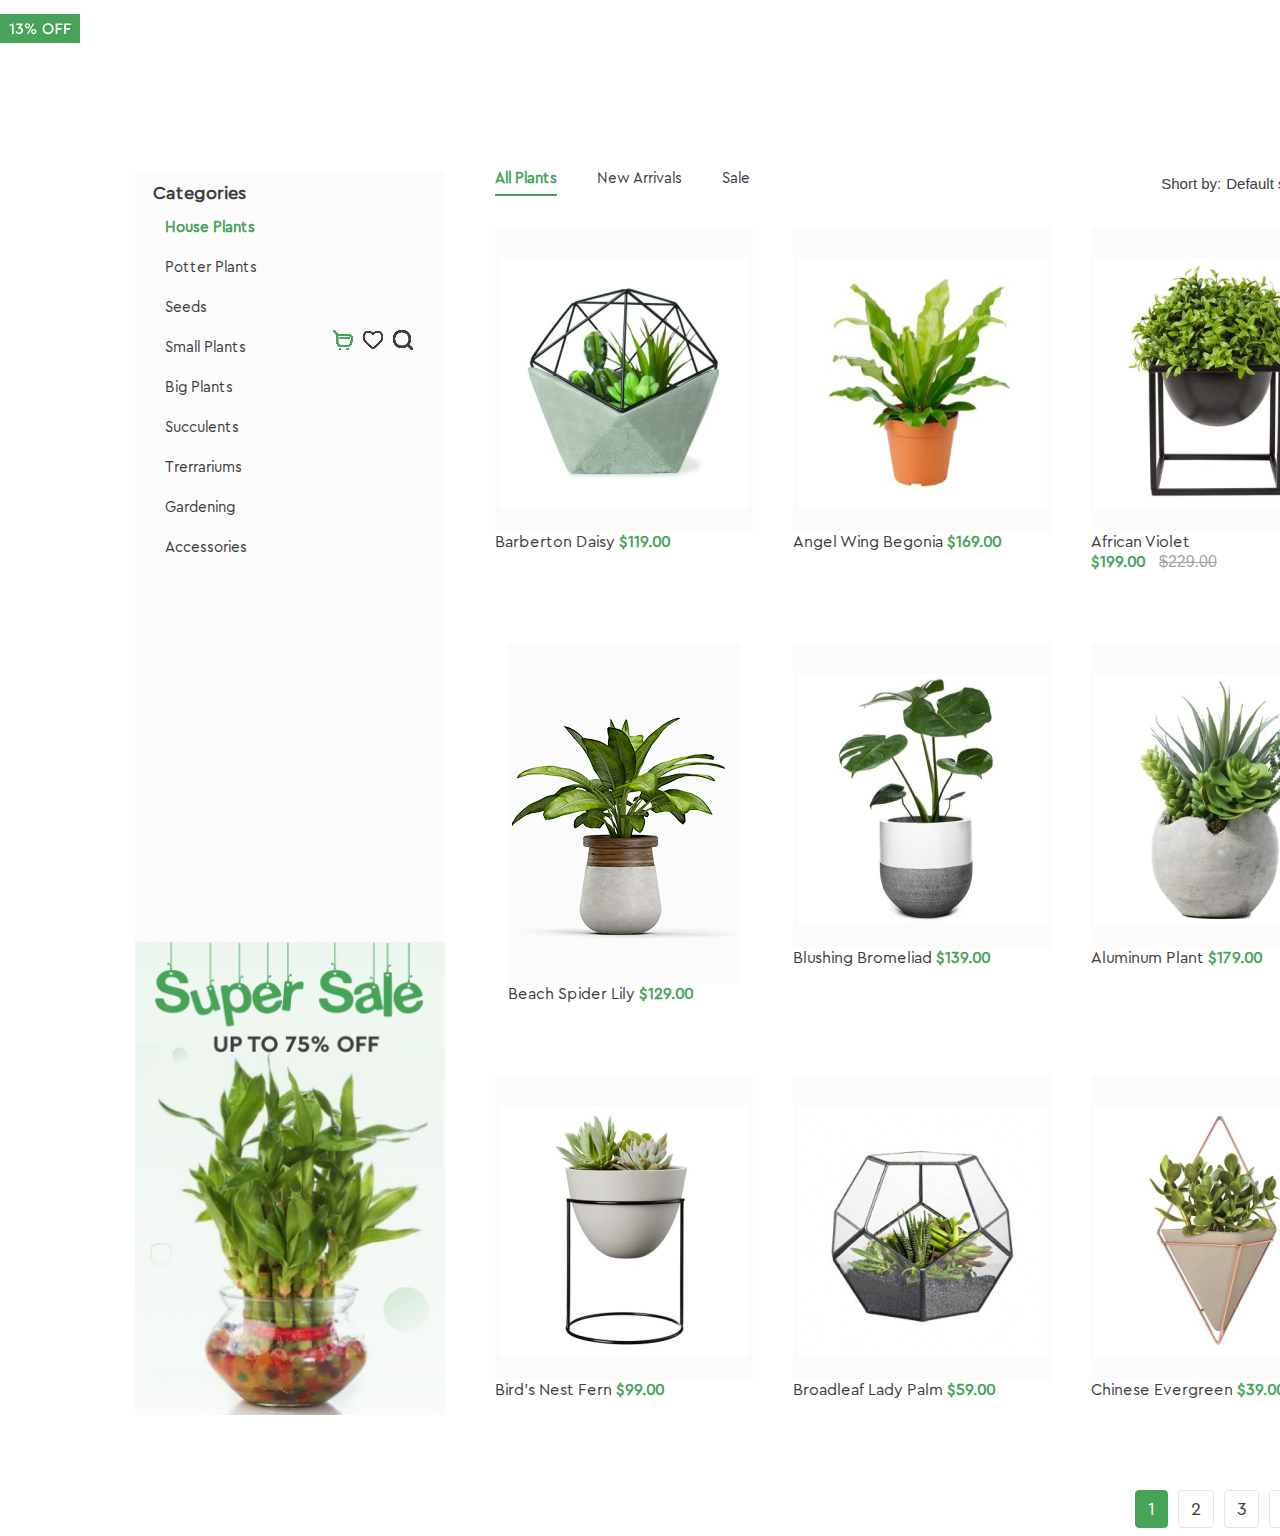
<file: index.html>
<!DOCTYPE html>
<html lang="en">
<head>
    <meta charset="UTF-8">
    <meta name="viewport" content="width=device-width, initial-scale=1.0">
    <title>Position</title>
    <link rel="stylesheet" href="css/stylepos.css">
</head>
<body>
    <div class="container">
        <div class="leftSide">
            <div class="categories">
                <h3 class="categoriesHeading">Categories</h3>
                <ul class="categoriesList">
                    <li class="categoriesListItem categoriesListItemActive">House Plants</li>
                    <li class="categoriesListItem">Potter Plants</li>
                    <li class="categoriesListItem">Seeds</li>
                    <li class="categoriesListItem">Small Plants</li>
                    <li class="categoriesListItem">Big Plants</li>
                    <li class="categoriesListItem">Succulents</li>
                    <li class="categoriesListItem">Trerrariums</li>
                    <li class="categoriesListItem">Gardening</li>
                    <li class="categoriesListItem">Accessories</li>
                </ul>
            </div>
            <img src="./imgs/Super Sale Banner.png" alt="SuperSaleBaner" width="310px">
        </div>
        <div class="rightSide">
            <div class="rsHeader">
                <ul class="tabs">
                    <li class="tabsItem tabsItemActive">All Plants</li>
                    <li class="tabsItem">New Arrivals</li>
                    <li class="tabsItem">Sale</li>
                </ul>
                <div class="sorting">
                    <span>Short by:</span>
                    <span>Default sorting</span>
                    <button>
                        <svg xmlns="http://www.w3.org/2000/svg" width="11" height="7" viewBox="0 0 11 7" fill="none">
                            <path d="M10.0833 0.75L5.41667 5.41667L0.75 0.75" stroke="#3D3D3D" stroke-width="1.5" stroke-linecap="round" stroke-linejoin="round"/>
                        </svg>
                    </button>
                </div>
            </div>
            <div class="rsMain">
                <ul class="flowers__grid">
                    <li class="card">
                        <div class="card-cont">
                            <a href="#" class="flower__card-link">
                                <div class="cardimg"><img src="imgs/image 1.png" alt="Plant 1"></div>                                
                            </a>                              
                                <h4 class="card-name">Barberton Daisy</h4>
                                <p class="card-price">$119.00</p>  
                            <div class="card-icons">
                                <svg width="20" height="20" viewBox="0 0 20 20" fill="none" xmlns="http://www.w3.org/2000/svg">
                                <g clip-path="url(#clip0_2_1949)">
                                <path d="M14.294 16.8745H8.24077C5.65655 16.8745 3.55412 14.7721 3.55412 12.1879V7.38405C3.55412 4.98175 2.35676 2.75813 0.351225 1.4358C-0.00894369 1.19834 -0.108379 0.713895 0.129078 0.353726C0.366535 -0.00648163 0.850939 -0.105956 1.21119 0.131579C2.35606 0.886442 3.28487 1.88204 3.94905 3.02832C4.09258 3.18911 5.24995 4.41584 7.14726 4.41584H16.142C18.596 4.36995 20.5168 6.83267 19.8752 9.20138L18.8397 13.3284C18.3159 15.4163 16.4466 16.8745 14.294 16.8745ZM4.91926 5.53677C5.04912 6.1367 5.11634 6.7553 5.11634 7.38405V12.1879C5.11634 13.9107 6.51796 15.3123 8.24077 15.3123H14.294C15.7291 15.3123 16.9752 14.3401 17.3245 12.9482L18.3599 8.82121C18.7412 7.41373 17.5997 5.95084 16.142 5.97806H7.14722C6.28913 5.97806 5.54224 5.79305 4.91926 5.53677ZM7.85021 19.0226C7.85021 18.4833 7.41307 18.0462 6.87383 18.0462C5.57828 18.0978 5.57942 19.9479 6.87383 19.999C7.41307 19.999 7.85021 19.5618 7.85021 19.0226ZM15.6222 19.0226C15.6222 18.4833 15.1851 18.0462 14.6459 18.0462C13.3503 18.0978 13.3514 19.9479 14.6459 19.999C15.1851 19.999 15.6222 19.5618 15.6222 19.0226ZM16.9231 8.32138C16.9231 7.88998 16.5734 7.54027 16.142 7.54027H7.45966C6.42329 7.58152 6.42407 9.0616 7.45966 9.10249H16.142C16.5734 9.10249 16.9231 8.75279 16.9231 8.32138Z" fill="#46A358"/>
                                </g>
                                <defs>
                                <clipPath id="clip0_2_1949">
                                <rect width="20" height="20" fill="white"/>
                                </clipPath>
                                </defs>
                                </svg>
                                <svg width="20" height="20" viewBox="0 0 20 20" fill="none" xmlns="http://www.w3.org/2000/svg">
                                <path d="M10 18.8873C9.71527 18.8873 9.44077 18.7842 9.22684 18.5968C8.41888 17.8903 7.63992 17.2264 6.95267 16.6408L6.94916 16.6377C4.93423 14.9207 3.19427 13.4378 1.98364 11.9771C0.630341 10.3441 0 8.79578 0 7.10434C0 5.46097 0.563507 3.94485 1.58661 2.83508C2.62192 1.71219 4.04251 1.09375 5.58716 1.09375C6.74164 1.09375 7.79892 1.45874 8.72955 2.1785C9.19922 2.54181 9.62494 2.98645 10 3.5051C10.3752 2.98645 10.8008 2.54181 11.2706 2.1785C12.2012 1.45874 13.2585 1.09375 14.413 1.09375C15.9575 1.09375 17.3782 1.71219 18.4135 2.83508C19.4366 3.94485 20 5.46097 20 7.10434C20 8.79578 19.3698 10.3441 18.0165 11.9769C16.8059 13.4378 15.0661 14.9205 13.0515 16.6374C12.363 17.224 11.5828 17.8889 10.773 18.5971C10.5592 18.7842 10.2846 18.8873 10 18.8873ZM5.58716 2.26532C4.37363 2.26532 3.25882 2.74963 2.44781 3.62915C1.62476 4.52194 1.17142 5.75607 1.17142 7.10434C1.17142 8.52692 1.70013 9.79919 2.88559 11.2296C4.03137 12.6122 5.73563 14.0645 7.70889 15.7462L7.71255 15.7492C8.4024 16.3371 9.18442 17.0036 9.99832 17.7153C10.8171 17.0023 11.6003 16.3347 12.2916 15.7458C14.2647 14.0642 15.9688 12.6122 17.1146 11.2296C18.2999 9.79919 18.8286 8.52692 18.8286 7.10434C18.8286 5.75607 18.3752 4.52194 17.5522 3.62915C16.7413 2.74963 15.6264 2.26532 14.413 2.26532C13.524 2.26532 12.7078 2.54791 11.9872 3.10516C11.3449 3.60199 10.8975 4.23004 10.6352 4.66949C10.5003 4.89548 10.2629 5.03036 10 5.03036C9.73709 5.03036 9.49966 4.89548 9.36478 4.66949C9.10263 4.23004 8.65524 3.60199 8.01285 3.10516C7.29218 2.54791 6.47598 2.26532 5.58716 2.26532Z" fill="#3D3D3D"/>
                                </svg>
                                <svg width="20" height="20" viewBox="0 0 20 20" fill="none" xmlns="http://www.w3.org/2000/svg">
                                <g clip-path="url(#clip0_2_1953)">
                                <path d="M14.5656 16.0023C10.5704 19.1859 4.98549 18.3049 2.02729 14.6536C-0.827886 11.1285 -0.64932 6.04314 2.44811 2.82458C5.64856 -0.50074 10.6802 -0.944658 14.3277 1.78316C15.6345 2.76027 16.6104 4.00337 17.246 5.50807C17.8853 7.02151 18.0795 8.59614 17.8578 10.2201C17.6368 11.8365 16.9918 13.2769 15.9423 14.6212C16.0272 14.6767 16.1178 14.7167 16.1827 14.7816C17.3365 15.9305 18.4859 17.0836 19.6397 18.2325C19.9132 18.5047 20.0493 18.8218 19.9682 19.204C19.8071 19.9644 18.9018 20.2579 18.3211 19.7359C18.0489 19.4918 17.7985 19.2227 17.54 18.9642C16.5923 18.0171 15.6451 17.0693 14.6973 16.1221C14.658 16.0847 14.6168 16.0497 14.5656 16.0023ZM15.9529 8.98636C15.9629 5.12659 12.8468 2.00605 8.97825 2.00043C5.12035 1.99481 2.00669 5.09037 1.98983 8.94765C1.97297 12.8168 5.08289 15.9461 8.96326 15.9642C12.8055 15.9823 15.9429 12.8499 15.9529 8.98636Z" fill="#3D3D3D"/>
                                </g>
                                <defs>
                                <clipPath id="clip0_2_1953">
                                <rect width="19.9913" height="20" fill="white"/>
                                </clipPath>
                                </defs>
                                </svg>
                            </div>
                        </div>
                    </li>
                    <li class="card">
                        <div class="card-cont">
                            <a href="#" class="flower__card-link">
                                <div class="cardimg"><img src="imgs/product-21-320x320 1.png" alt="Plant 2"></div>                                
                            </a>
                                <h4 class="card-name">Angel Wing Begonia</h4>
                                <p class="card-price">$169.00</p> 
                            <div class="card-icons">
                                <svg width="20" height="20" viewBox="0 0 20 20" fill="none" xmlns="http://www.w3.org/2000/svg">
                                <g clip-path="url(#clip0_2_1949)">
                                <path d="M14.294 16.8745H8.24077C5.65655 16.8745 3.55412 14.7721 3.55412 12.1879V7.38405C3.55412 4.98175 2.35676 2.75813 0.351225 1.4358C-0.00894369 1.19834 -0.108379 0.713895 0.129078 0.353726C0.366535 -0.00648163 0.850939 -0.105956 1.21119 0.131579C2.35606 0.886442 3.28487 1.88204 3.94905 3.02832C4.09258 3.18911 5.24995 4.41584 7.14726 4.41584H16.142C18.596 4.36995 20.5168 6.83267 19.8752 9.20138L18.8397 13.3284C18.3159 15.4163 16.4466 16.8745 14.294 16.8745ZM4.91926 5.53677C5.04912 6.1367 5.11634 6.7553 5.11634 7.38405V12.1879C5.11634 13.9107 6.51796 15.3123 8.24077 15.3123H14.294C15.7291 15.3123 16.9752 14.3401 17.3245 12.9482L18.3599 8.82121C18.7412 7.41373 17.5997 5.95084 16.142 5.97806H7.14722C6.28913 5.97806 5.54224 5.79305 4.91926 5.53677ZM7.85021 19.0226C7.85021 18.4833 7.41307 18.0462 6.87383 18.0462C5.57828 18.0978 5.57942 19.9479 6.87383 19.999C7.41307 19.999 7.85021 19.5618 7.85021 19.0226ZM15.6222 19.0226C15.6222 18.4833 15.1851 18.0462 14.6459 18.0462C13.3503 18.0978 13.3514 19.9479 14.6459 19.999C15.1851 19.999 15.6222 19.5618 15.6222 19.0226ZM16.9231 8.32138C16.9231 7.88998 16.5734 7.54027 16.142 7.54027H7.45966C6.42329 7.58152 6.42407 9.0616 7.45966 9.10249H16.142C16.5734 9.10249 16.9231 8.75279 16.9231 8.32138Z" fill="#46A358"/>
                                </g>
                                <defs>
                                <clipPath id="clip0_2_1949">
                                <rect width="20" height="20" fill="white"/>
                                </clipPath>
                                </defs>
                                </svg>
                                <svg width="20" height="20" viewBox="0 0 20 20" fill="none" xmlns="http://www.w3.org/2000/svg">
                                <path d="M10 18.8873C9.71527 18.8873 9.44077 18.7842 9.22684 18.5968C8.41888 17.8903 7.63992 17.2264 6.95267 16.6408L6.94916 16.6377C4.93423 14.9207 3.19427 13.4378 1.98364 11.9771C0.630341 10.3441 0 8.79578 0 7.10434C0 5.46097 0.563507 3.94485 1.58661 2.83508C2.62192 1.71219 4.04251 1.09375 5.58716 1.09375C6.74164 1.09375 7.79892 1.45874 8.72955 2.1785C9.19922 2.54181 9.62494 2.98645 10 3.5051C10.3752 2.98645 10.8008 2.54181 11.2706 2.1785C12.2012 1.45874 13.2585 1.09375 14.413 1.09375C15.9575 1.09375 17.3782 1.71219 18.4135 2.83508C19.4366 3.94485 20 5.46097 20 7.10434C20 8.79578 19.3698 10.3441 18.0165 11.9769C16.8059 13.4378 15.0661 14.9205 13.0515 16.6374C12.363 17.224 11.5828 17.8889 10.773 18.5971C10.5592 18.7842 10.2846 18.8873 10 18.8873ZM5.58716 2.26532C4.37363 2.26532 3.25882 2.74963 2.44781 3.62915C1.62476 4.52194 1.17142 5.75607 1.17142 7.10434C1.17142 8.52692 1.70013 9.79919 2.88559 11.2296C4.03137 12.6122 5.73563 14.0645 7.70889 15.7462L7.71255 15.7492C8.4024 16.3371 9.18442 17.0036 9.99832 17.7153C10.8171 17.0023 11.6003 16.3347 12.2916 15.7458C14.2647 14.0642 15.9688 12.6122 17.1146 11.2296C18.2999 9.79919 18.8286 8.52692 18.8286 7.10434C18.8286 5.75607 18.3752 4.52194 17.5522 3.62915C16.7413 2.74963 15.6264 2.26532 14.413 2.26532C13.524 2.26532 12.7078 2.54791 11.9872 3.10516C11.3449 3.60199 10.8975 4.23004 10.6352 4.66949C10.5003 4.89548 10.2629 5.03036 10 5.03036C9.73709 5.03036 9.49966 4.89548 9.36478 4.66949C9.10263 4.23004 8.65524 3.60199 8.01285 3.10516C7.29218 2.54791 6.47598 2.26532 5.58716 2.26532Z" fill="#3D3D3D"/>
                                </svg>
                                <svg width="20" height="20" viewBox="0 0 20 20" fill="none" xmlns="http://www.w3.org/2000/svg">
                                <g clip-path="url(#clip0_2_1953)">
                                <path d="M14.5656 16.0023C10.5704 19.1859 4.98549 18.3049 2.02729 14.6536C-0.827886 11.1285 -0.64932 6.04314 2.44811 2.82458C5.64856 -0.50074 10.6802 -0.944658 14.3277 1.78316C15.6345 2.76027 16.6104 4.00337 17.246 5.50807C17.8853 7.02151 18.0795 8.59614 17.8578 10.2201C17.6368 11.8365 16.9918 13.2769 15.9423 14.6212C16.0272 14.6767 16.1178 14.7167 16.1827 14.7816C17.3365 15.9305 18.4859 17.0836 19.6397 18.2325C19.9132 18.5047 20.0493 18.8218 19.9682 19.204C19.8071 19.9644 18.9018 20.2579 18.3211 19.7359C18.0489 19.4918 17.7985 19.2227 17.54 18.9642C16.5923 18.0171 15.6451 17.0693 14.6973 16.1221C14.658 16.0847 14.6168 16.0497 14.5656 16.0023ZM15.9529 8.98636C15.9629 5.12659 12.8468 2.00605 8.97825 2.00043C5.12035 1.99481 2.00669 5.09037 1.98983 8.94765C1.97297 12.8168 5.08289 15.9461 8.96326 15.9642C12.8055 15.9823 15.9429 12.8499 15.9529 8.98636Z" fill="#3D3D3D"/>
                                </g>
                                <defs>
                                <clipPath id="clip0_2_1953">
                                <rect width="19.9913" height="20" fill="white"/>
                                </clipPath>
                                </defs>
                                </svg>
                            </div>
                        </div>
                    </li>
                    <li class="card">
                        <div class="card-cont">
                            <a href="#" class="flower__card-link">
                                <div class="cardimg"><img src="imgs/image 2.png" alt="Plant 3"></div>                                
                            </a>
                                <h4 class="card-name">African Violet</h4>
                                <div class="price"><p class="card-price">$199.00</p><span class="card-span">$229.00</span></div>
                            <div class="card-icons">
                                <svg width="20" height="20" viewBox="0 0 20 20" fill="none" xmlns="http://www.w3.org/2000/svg">
                                <g clip-path="url(#clip0_2_1949)">
                                <path d="M14.294 16.8745H8.24077C5.65655 16.8745 3.55412 14.7721 3.55412 12.1879V7.38405C3.55412 4.98175 2.35676 2.75813 0.351225 1.4358C-0.00894369 1.19834 -0.108379 0.713895 0.129078 0.353726C0.366535 -0.00648163 0.850939 -0.105956 1.21119 0.131579C2.35606 0.886442 3.28487 1.88204 3.94905 3.02832C4.09258 3.18911 5.24995 4.41584 7.14726 4.41584H16.142C18.596 4.36995 20.5168 6.83267 19.8752 9.20138L18.8397 13.3284C18.3159 15.4163 16.4466 16.8745 14.294 16.8745ZM4.91926 5.53677C5.04912 6.1367 5.11634 6.7553 5.11634 7.38405V12.1879C5.11634 13.9107 6.51796 15.3123 8.24077 15.3123H14.294C15.7291 15.3123 16.9752 14.3401 17.3245 12.9482L18.3599 8.82121C18.7412 7.41373 17.5997 5.95084 16.142 5.97806H7.14722C6.28913 5.97806 5.54224 5.79305 4.91926 5.53677ZM7.85021 19.0226C7.85021 18.4833 7.41307 18.0462 6.87383 18.0462C5.57828 18.0978 5.57942 19.9479 6.87383 19.999C7.41307 19.999 7.85021 19.5618 7.85021 19.0226ZM15.6222 19.0226C15.6222 18.4833 15.1851 18.0462 14.6459 18.0462C13.3503 18.0978 13.3514 19.9479 14.6459 19.999C15.1851 19.999 15.6222 19.5618 15.6222 19.0226ZM16.9231 8.32138C16.9231 7.88998 16.5734 7.54027 16.142 7.54027H7.45966C6.42329 7.58152 6.42407 9.0616 7.45966 9.10249H16.142C16.5734 9.10249 16.9231 8.75279 16.9231 8.32138Z" fill="#46A358"/>
                                </g>
                                <defs>
                                <clipPath id="clip0_2_1949">
                                <rect width="20" height="20" fill="white"/>
                                </clipPath>
                                </defs>
                                </svg>
                                <svg width="20" height="20" viewBox="0 0 20 20" fill="none" xmlns="http://www.w3.org/2000/svg">
                                <path d="M10 18.8873C9.71527 18.8873 9.44077 18.7842 9.22684 18.5968C8.41888 17.8903 7.63992 17.2264 6.95267 16.6408L6.94916 16.6377C4.93423 14.9207 3.19427 13.4378 1.98364 11.9771C0.630341 10.3441 0 8.79578 0 7.10434C0 5.46097 0.563507 3.94485 1.58661 2.83508C2.62192 1.71219 4.04251 1.09375 5.58716 1.09375C6.74164 1.09375 7.79892 1.45874 8.72955 2.1785C9.19922 2.54181 9.62494 2.98645 10 3.5051C10.3752 2.98645 10.8008 2.54181 11.2706 2.1785C12.2012 1.45874 13.2585 1.09375 14.413 1.09375C15.9575 1.09375 17.3782 1.71219 18.4135 2.83508C19.4366 3.94485 20 5.46097 20 7.10434C20 8.79578 19.3698 10.3441 18.0165 11.9769C16.8059 13.4378 15.0661 14.9205 13.0515 16.6374C12.363 17.224 11.5828 17.8889 10.773 18.5971C10.5592 18.7842 10.2846 18.8873 10 18.8873ZM5.58716 2.26532C4.37363 2.26532 3.25882 2.74963 2.44781 3.62915C1.62476 4.52194 1.17142 5.75607 1.17142 7.10434C1.17142 8.52692 1.70013 9.79919 2.88559 11.2296C4.03137 12.6122 5.73563 14.0645 7.70889 15.7462L7.71255 15.7492C8.4024 16.3371 9.18442 17.0036 9.99832 17.7153C10.8171 17.0023 11.6003 16.3347 12.2916 15.7458C14.2647 14.0642 15.9688 12.6122 17.1146 11.2296C18.2999 9.79919 18.8286 8.52692 18.8286 7.10434C18.8286 5.75607 18.3752 4.52194 17.5522 3.62915C16.7413 2.74963 15.6264 2.26532 14.413 2.26532C13.524 2.26532 12.7078 2.54791 11.9872 3.10516C11.3449 3.60199 10.8975 4.23004 10.6352 4.66949C10.5003 4.89548 10.2629 5.03036 10 5.03036C9.73709 5.03036 9.49966 4.89548 9.36478 4.66949C9.10263 4.23004 8.65524 3.60199 8.01285 3.10516C7.29218 2.54791 6.47598 2.26532 5.58716 2.26532Z" fill="#3D3D3D"/>
                                </svg>
                                <svg width="20" height="20" viewBox="0 0 20 20" fill="none" xmlns="http://www.w3.org/2000/svg">
                                <g clip-path="url(#clip0_2_1953)">
                                <path d="M14.5656 16.0023C10.5704 19.1859 4.98549 18.3049 2.02729 14.6536C-0.827886 11.1285 -0.64932 6.04314 2.44811 2.82458C5.64856 -0.50074 10.6802 -0.944658 14.3277 1.78316C15.6345 2.76027 16.6104 4.00337 17.246 5.50807C17.8853 7.02151 18.0795 8.59614 17.8578 10.2201C17.6368 11.8365 16.9918 13.2769 15.9423 14.6212C16.0272 14.6767 16.1178 14.7167 16.1827 14.7816C17.3365 15.9305 18.4859 17.0836 19.6397 18.2325C19.9132 18.5047 20.0493 18.8218 19.9682 19.204C19.8071 19.9644 18.9018 20.2579 18.3211 19.7359C18.0489 19.4918 17.7985 19.2227 17.54 18.9642C16.5923 18.0171 15.6451 17.0693 14.6973 16.1221C14.658 16.0847 14.6168 16.0497 14.5656 16.0023ZM15.9529 8.98636C15.9629 5.12659 12.8468 2.00605 8.97825 2.00043C5.12035 1.99481 2.00669 5.09037 1.98983 8.94765C1.97297 12.8168 5.08289 15.9461 8.96326 15.9642C12.8055 15.9823 15.9429 12.8499 15.9529 8.98636Z" fill="#3D3D3D"/>
                                </g>
                                <defs>
                                <clipPath id="clip0_2_1953">
                                <rect width="19.9913" height="20" fill="white"/>
                                </clipPath>
                                </defs>
                                </svg>
                            </div>
                            <div class="card-sale">
                                <svg width="80" height="29" viewBox="0 0 80 29" fill="none" xmlns="http://www.w3.org/2000/svg">
                                <rect width="80" height="29" fill="#46A358"/>
                                <path d="M13.048 9.44L9.384 10.64L9.8 12.128L11.944 11.44V20H13.64V9.44H13.048ZM23.1384 16.608C23.1384 15.696 22.8664 14.96 22.3224 14.4C21.7784 13.84 21.1224 13.488 20.3384 13.36L22.8984 9.904V9.44H16.3224V10.992H20.2584L17.7944 14.304V14.768H18.9624C20.5144 14.768 21.3944 15.424 21.3944 16.624C21.3944 17.824 20.4984 18.624 19.2344 18.624C18.1464 18.624 17.3944 18.032 16.7544 17.056L15.5704 17.888C16.2744 19.248 17.5704 20.176 19.2824 20.176C21.3624 20.176 23.1384 18.752 23.1384 16.608ZM24.7416 11.856C24.7416 13.328 25.9416 14.464 27.4296 14.464C28.8696 14.464 30.0856 13.328 30.0856 11.856C30.0856 10.416 28.8696 9.264 27.4296 9.264C25.9416 9.264 24.7416 10.416 24.7416 11.856ZM26.8536 20H28.2616L34.3256 9.44H32.9016L26.8536 20ZM28.7576 11.856C28.7576 12.672 28.1816 13.264 27.4296 13.264C26.6456 13.264 26.1016 12.672 26.1016 11.856C26.1016 11.04 26.6616 10.448 27.4296 10.448C28.1816 10.448 28.7576 11.072 28.7576 11.856ZM31.0776 17.568C31.0776 19.008 32.2616 20.16 33.7336 20.16C35.1896 20.16 36.4056 19.008 36.4056 17.568C36.4056 16.096 35.2056 14.96 33.7336 14.96C32.2616 14.96 31.0776 16.096 31.0776 17.568ZM35.0616 17.568C35.0616 18.352 34.5016 18.96 33.7496 18.96C32.9656 18.96 32.4216 18.384 32.4216 17.568C32.4216 16.736 32.9656 16.16 33.7496 16.16C34.5016 16.16 35.0616 16.752 35.0616 17.568ZM42.5474 14.72C42.4834 17.744 45.0594 20.224 48.0834 20.176C51.0754 20.224 53.6994 17.744 53.6354 14.72C53.6994 11.696 51.0754 9.216 48.0834 9.264C45.0754 9.216 42.4994 11.696 42.5474 14.72ZM51.8914 14.704C51.8914 16.96 50.2594 18.624 48.0994 18.624C45.9074 18.624 44.3074 16.96 44.3074 14.704C44.3074 12.48 45.9074 10.816 48.0994 10.816C50.2594 10.816 51.8914 12.496 51.8914 14.704ZM55.6718 20H57.3678V15.648H61.5598V14.112H57.3678V10.96H62.4558V9.44H55.6718V20ZM64.1405 20H65.8365V15.648H70.0285V14.112H65.8365V10.96H70.9245V9.44H64.1405V20Z" fill="white"/>
                                </svg>
                            </div>
                        </div>
                    </li>
                    <li class="card">
                        <div class="card-cont">
                            <a href="#" class="flower__card-link">
                                <div class="cardimg"><img src="imgs/01 3.png" alt="Plant 4"></div>                              
                            </a>
                                <h4 class="card-name">Beach Spider Lily</h4>
                                <p class="card-price">$129.00</p>
                            <div class="card-icons">
                                <svg width="20" height="20" viewBox="0 0 20 20" fill="none" xmlns="http://www.w3.org/2000/svg">
                                <g clip-path="url(#clip0_2_1949)">
                                <path d="M14.294 16.8745H8.24077C5.65655 16.8745 3.55412 14.7721 3.55412 12.1879V7.38405C3.55412 4.98175 2.35676 2.75813 0.351225 1.4358C-0.00894369 1.19834 -0.108379 0.713895 0.129078 0.353726C0.366535 -0.00648163 0.850939 -0.105956 1.21119 0.131579C2.35606 0.886442 3.28487 1.88204 3.94905 3.02832C4.09258 3.18911 5.24995 4.41584 7.14726 4.41584H16.142C18.596 4.36995 20.5168 6.83267 19.8752 9.20138L18.8397 13.3284C18.3159 15.4163 16.4466 16.8745 14.294 16.8745ZM4.91926 5.53677C5.04912 6.1367 5.11634 6.7553 5.11634 7.38405V12.1879C5.11634 13.9107 6.51796 15.3123 8.24077 15.3123H14.294C15.7291 15.3123 16.9752 14.3401 17.3245 12.9482L18.3599 8.82121C18.7412 7.41373 17.5997 5.95084 16.142 5.97806H7.14722C6.28913 5.97806 5.54224 5.79305 4.91926 5.53677ZM7.85021 19.0226C7.85021 18.4833 7.41307 18.0462 6.87383 18.0462C5.57828 18.0978 5.57942 19.9479 6.87383 19.999C7.41307 19.999 7.85021 19.5618 7.85021 19.0226ZM15.6222 19.0226C15.6222 18.4833 15.1851 18.0462 14.6459 18.0462C13.3503 18.0978 13.3514 19.9479 14.6459 19.999C15.1851 19.999 15.6222 19.5618 15.6222 19.0226ZM16.9231 8.32138C16.9231 7.88998 16.5734 7.54027 16.142 7.54027H7.45966C6.42329 7.58152 6.42407 9.0616 7.45966 9.10249H16.142C16.5734 9.10249 16.9231 8.75279 16.9231 8.32138Z" fill="#46A358"/>
                                </g>
                                <defs>
                                <clipPath id="clip0_2_1949">
                                <rect width="20" height="20" fill="white"/>
                                </clipPath>
                                </defs>
                                </svg>
                                <svg width="20" height="20" viewBox="0 0 20 20" fill="none" xmlns="http://www.w3.org/2000/svg">
                                <path d="M10 18.8873C9.71527 18.8873 9.44077 18.7842 9.22684 18.5968C8.41888 17.8903 7.63992 17.2264 6.95267 16.6408L6.94916 16.6377C4.93423 14.9207 3.19427 13.4378 1.98364 11.9771C0.630341 10.3441 0 8.79578 0 7.10434C0 5.46097 0.563507 3.94485 1.58661 2.83508C2.62192 1.71219 4.04251 1.09375 5.58716 1.09375C6.74164 1.09375 7.79892 1.45874 8.72955 2.1785C9.19922 2.54181 9.62494 2.98645 10 3.5051C10.3752 2.98645 10.8008 2.54181 11.2706 2.1785C12.2012 1.45874 13.2585 1.09375 14.413 1.09375C15.9575 1.09375 17.3782 1.71219 18.4135 2.83508C19.4366 3.94485 20 5.46097 20 7.10434C20 8.79578 19.3698 10.3441 18.0165 11.9769C16.8059 13.4378 15.0661 14.9205 13.0515 16.6374C12.363 17.224 11.5828 17.8889 10.773 18.5971C10.5592 18.7842 10.2846 18.8873 10 18.8873ZM5.58716 2.26532C4.37363 2.26532 3.25882 2.74963 2.44781 3.62915C1.62476 4.52194 1.17142 5.75607 1.17142 7.10434C1.17142 8.52692 1.70013 9.79919 2.88559 11.2296C4.03137 12.6122 5.73563 14.0645 7.70889 15.7462L7.71255 15.7492C8.4024 16.3371 9.18442 17.0036 9.99832 17.7153C10.8171 17.0023 11.6003 16.3347 12.2916 15.7458C14.2647 14.0642 15.9688 12.6122 17.1146 11.2296C18.2999 9.79919 18.8286 8.52692 18.8286 7.10434C18.8286 5.75607 18.3752 4.52194 17.5522 3.62915C16.7413 2.74963 15.6264 2.26532 14.413 2.26532C13.524 2.26532 12.7078 2.54791 11.9872 3.10516C11.3449 3.60199 10.8975 4.23004 10.6352 4.66949C10.5003 4.89548 10.2629 5.03036 10 5.03036C9.73709 5.03036 9.49966 4.89548 9.36478 4.66949C9.10263 4.23004 8.65524 3.60199 8.01285 3.10516C7.29218 2.54791 6.47598 2.26532 5.58716 2.26532Z" fill="#3D3D3D"/>
                                </svg>
                                <svg width="20" height="20" viewBox="0 0 20 20" fill="none" xmlns="http://www.w3.org/2000/svg">
                                <g clip-path="url(#clip0_2_1953)">
                                <path d="M14.5656 16.0023C10.5704 19.1859 4.98549 18.3049 2.02729 14.6536C-0.827886 11.1285 -0.64932 6.04314 2.44811 2.82458C5.64856 -0.50074 10.6802 -0.944658 14.3277 1.78316C15.6345 2.76027 16.6104 4.00337 17.246 5.50807C17.8853 7.02151 18.0795 8.59614 17.8578 10.2201C17.6368 11.8365 16.9918 13.2769 15.9423 14.6212C16.0272 14.6767 16.1178 14.7167 16.1827 14.7816C17.3365 15.9305 18.4859 17.0836 19.6397 18.2325C19.9132 18.5047 20.0493 18.8218 19.9682 19.204C19.8071 19.9644 18.9018 20.2579 18.3211 19.7359C18.0489 19.4918 17.7985 19.2227 17.54 18.9642C16.5923 18.0171 15.6451 17.0693 14.6973 16.1221C14.658 16.0847 14.6168 16.0497 14.5656 16.0023ZM15.9529 8.98636C15.9629 5.12659 12.8468 2.00605 8.97825 2.00043C5.12035 1.99481 2.00669 5.09037 1.98983 8.94765C1.97297 12.8168 5.08289 15.9461 8.96326 15.9642C12.8055 15.9823 15.9429 12.8499 15.9529 8.98636Z" fill="#3D3D3D"/>
                                </g>
                                <defs>
                                <clipPath id="clip0_2_1953">
                                <rect width="19.9913" height="20" fill="white"/>
                                </clipPath>
                                </defs>
                                </svg>
                            </div>
                        </div>
                    </li>
                    <li class="card">
                        <div class="card-cont">
                            <a href="#" class="flower__card-link">
                                <div class="cardimg"><img src="imgs/image 7.png" alt="Plant 5"></div>                                
                            </a>
                                <h4 class="card-name">Blushing Bromeliad</h4>
                                <p class="card-price">$139.00</p>    
                            <div class="card-icons">
                                <svg width="20" height="20" viewBox="0 0 20 20" fill="none" xmlns="http://www.w3.org/2000/svg">
                                <g clip-path="url(#clip0_2_1949)">
                                <path d="M14.294 16.8745H8.24077C5.65655 16.8745 3.55412 14.7721 3.55412 12.1879V7.38405C3.55412 4.98175 2.35676 2.75813 0.351225 1.4358C-0.00894369 1.19834 -0.108379 0.713895 0.129078 0.353726C0.366535 -0.00648163 0.850939 -0.105956 1.21119 0.131579C2.35606 0.886442 3.28487 1.88204 3.94905 3.02832C4.09258 3.18911 5.24995 4.41584 7.14726 4.41584H16.142C18.596 4.36995 20.5168 6.83267 19.8752 9.20138L18.8397 13.3284C18.3159 15.4163 16.4466 16.8745 14.294 16.8745ZM4.91926 5.53677C5.04912 6.1367 5.11634 6.7553 5.11634 7.38405V12.1879C5.11634 13.9107 6.51796 15.3123 8.24077 15.3123H14.294C15.7291 15.3123 16.9752 14.3401 17.3245 12.9482L18.3599 8.82121C18.7412 7.41373 17.5997 5.95084 16.142 5.97806H7.14722C6.28913 5.97806 5.54224 5.79305 4.91926 5.53677ZM7.85021 19.0226C7.85021 18.4833 7.41307 18.0462 6.87383 18.0462C5.57828 18.0978 5.57942 19.9479 6.87383 19.999C7.41307 19.999 7.85021 19.5618 7.85021 19.0226ZM15.6222 19.0226C15.6222 18.4833 15.1851 18.0462 14.6459 18.0462C13.3503 18.0978 13.3514 19.9479 14.6459 19.999C15.1851 19.999 15.6222 19.5618 15.6222 19.0226ZM16.9231 8.32138C16.9231 7.88998 16.5734 7.54027 16.142 7.54027H7.45966C6.42329 7.58152 6.42407 9.0616 7.45966 9.10249H16.142C16.5734 9.10249 16.9231 8.75279 16.9231 8.32138Z" fill="#46A358"/>
                                </g>
                                <defs>
                                <clipPath id="clip0_2_1949">
                                <rect width="20" height="20" fill="white"/>
                                </clipPath>
                                </defs>
                                </svg>
                                <svg width="20" height="20" viewBox="0 0 20 20" fill="none" xmlns="http://www.w3.org/2000/svg">
                                <path d="M10 18.8873C9.71527 18.8873 9.44077 18.7842 9.22684 18.5968C8.41888 17.8903 7.63992 17.2264 6.95267 16.6408L6.94916 16.6377C4.93423 14.9207 3.19427 13.4378 1.98364 11.9771C0.630341 10.3441 0 8.79578 0 7.10434C0 5.46097 0.563507 3.94485 1.58661 2.83508C2.62192 1.71219 4.04251 1.09375 5.58716 1.09375C6.74164 1.09375 7.79892 1.45874 8.72955 2.1785C9.19922 2.54181 9.62494 2.98645 10 3.5051C10.3752 2.98645 10.8008 2.54181 11.2706 2.1785C12.2012 1.45874 13.2585 1.09375 14.413 1.09375C15.9575 1.09375 17.3782 1.71219 18.4135 2.83508C19.4366 3.94485 20 5.46097 20 7.10434C20 8.79578 19.3698 10.3441 18.0165 11.9769C16.8059 13.4378 15.0661 14.9205 13.0515 16.6374C12.363 17.224 11.5828 17.8889 10.773 18.5971C10.5592 18.7842 10.2846 18.8873 10 18.8873ZM5.58716 2.26532C4.37363 2.26532 3.25882 2.74963 2.44781 3.62915C1.62476 4.52194 1.17142 5.75607 1.17142 7.10434C1.17142 8.52692 1.70013 9.79919 2.88559 11.2296C4.03137 12.6122 5.73563 14.0645 7.70889 15.7462L7.71255 15.7492C8.4024 16.3371 9.18442 17.0036 9.99832 17.7153C10.8171 17.0023 11.6003 16.3347 12.2916 15.7458C14.2647 14.0642 15.9688 12.6122 17.1146 11.2296C18.2999 9.79919 18.8286 8.52692 18.8286 7.10434C18.8286 5.75607 18.3752 4.52194 17.5522 3.62915C16.7413 2.74963 15.6264 2.26532 14.413 2.26532C13.524 2.26532 12.7078 2.54791 11.9872 3.10516C11.3449 3.60199 10.8975 4.23004 10.6352 4.66949C10.5003 4.89548 10.2629 5.03036 10 5.03036C9.73709 5.03036 9.49966 4.89548 9.36478 4.66949C9.10263 4.23004 8.65524 3.60199 8.01285 3.10516C7.29218 2.54791 6.47598 2.26532 5.58716 2.26532Z" fill="#3D3D3D"/>
                                </svg>
                                <svg width="20" height="20" viewBox="0 0 20 20" fill="none" xmlns="http://www.w3.org/2000/svg">
                                <g clip-path="url(#clip0_2_1953)">
                                <path d="M14.5656 16.0023C10.5704 19.1859 4.98549 18.3049 2.02729 14.6536C-0.827886 11.1285 -0.64932 6.04314 2.44811 2.82458C5.64856 -0.50074 10.6802 -0.944658 14.3277 1.78316C15.6345 2.76027 16.6104 4.00337 17.246 5.50807C17.8853 7.02151 18.0795 8.59614 17.8578 10.2201C17.6368 11.8365 16.9918 13.2769 15.9423 14.6212C16.0272 14.6767 16.1178 14.7167 16.1827 14.7816C17.3365 15.9305 18.4859 17.0836 19.6397 18.2325C19.9132 18.5047 20.0493 18.8218 19.9682 19.204C19.8071 19.9644 18.9018 20.2579 18.3211 19.7359C18.0489 19.4918 17.7985 19.2227 17.54 18.9642C16.5923 18.0171 15.6451 17.0693 14.6973 16.1221C14.658 16.0847 14.6168 16.0497 14.5656 16.0023ZM15.9529 8.98636C15.9629 5.12659 12.8468 2.00605 8.97825 2.00043C5.12035 1.99481 2.00669 5.09037 1.98983 8.94765C1.97297 12.8168 5.08289 15.9461 8.96326 15.9642C12.8055 15.9823 15.9429 12.8499 15.9529 8.98636Z" fill="#3D3D3D"/>
                                </g>
                                <defs>
                                <clipPath id="clip0_2_1953">
                                <rect width="19.9913" height="20" fill="white"/>
                                </clipPath>
                                </defs>
                                </svg>
                            </div>
                        </div>
                    </li>
                    <li class="card">
                        <div class="card-cont">
                            <a href="#" class="flower__card-link">
                                <div class="cardimg"><img src="imgs/image 8.png" alt="Plant 6"></div>                                
                            </a>
                                <h4 class="card-name">Aluminum Plant</h4>
                                <p class="card-price">$179.00</p>
                            <div class="card-icons">
                                <svg width="20" height="20" viewBox="0 0 20 20" fill="none" xmlns="http://www.w3.org/2000/svg">
                                <g clip-path="url(#clip0_2_1949)">
                                <path d="M14.294 16.8745H8.24077C5.65655 16.8745 3.55412 14.7721 3.55412 12.1879V7.38405C3.55412 4.98175 2.35676 2.75813 0.351225 1.4358C-0.00894369 1.19834 -0.108379 0.713895 0.129078 0.353726C0.366535 -0.00648163 0.850939 -0.105956 1.21119 0.131579C2.35606 0.886442 3.28487 1.88204 3.94905 3.02832C4.09258 3.18911 5.24995 4.41584 7.14726 4.41584H16.142C18.596 4.36995 20.5168 6.83267 19.8752 9.20138L18.8397 13.3284C18.3159 15.4163 16.4466 16.8745 14.294 16.8745ZM4.91926 5.53677C5.04912 6.1367 5.11634 6.7553 5.11634 7.38405V12.1879C5.11634 13.9107 6.51796 15.3123 8.24077 15.3123H14.294C15.7291 15.3123 16.9752 14.3401 17.3245 12.9482L18.3599 8.82121C18.7412 7.41373 17.5997 5.95084 16.142 5.97806H7.14722C6.28913 5.97806 5.54224 5.79305 4.91926 5.53677ZM7.85021 19.0226C7.85021 18.4833 7.41307 18.0462 6.87383 18.0462C5.57828 18.0978 5.57942 19.9479 6.87383 19.999C7.41307 19.999 7.85021 19.5618 7.85021 19.0226ZM15.6222 19.0226C15.6222 18.4833 15.1851 18.0462 14.6459 18.0462C13.3503 18.0978 13.3514 19.9479 14.6459 19.999C15.1851 19.999 15.6222 19.5618 15.6222 19.0226ZM16.9231 8.32138C16.9231 7.88998 16.5734 7.54027 16.142 7.54027H7.45966C6.42329 7.58152 6.42407 9.0616 7.45966 9.10249H16.142C16.5734 9.10249 16.9231 8.75279 16.9231 8.32138Z" fill="#46A358"/>
                                </g>
                                <defs>
                                <clipPath id="clip0_2_1949">
                                <rect width="20" height="20" fill="white"/>
                                </clipPath>
                                </defs>
                                </svg>
                                <svg width="20" height="20" viewBox="0 0 20 20" fill="none" xmlns="http://www.w3.org/2000/svg">
                                <path d="M10 18.8873C9.71527 18.8873 9.44077 18.7842 9.22684 18.5968C8.41888 17.8903 7.63992 17.2264 6.95267 16.6408L6.94916 16.6377C4.93423 14.9207 3.19427 13.4378 1.98364 11.9771C0.630341 10.3441 0 8.79578 0 7.10434C0 5.46097 0.563507 3.94485 1.58661 2.83508C2.62192 1.71219 4.04251 1.09375 5.58716 1.09375C6.74164 1.09375 7.79892 1.45874 8.72955 2.1785C9.19922 2.54181 9.62494 2.98645 10 3.5051C10.3752 2.98645 10.8008 2.54181 11.2706 2.1785C12.2012 1.45874 13.2585 1.09375 14.413 1.09375C15.9575 1.09375 17.3782 1.71219 18.4135 2.83508C19.4366 3.94485 20 5.46097 20 7.10434C20 8.79578 19.3698 10.3441 18.0165 11.9769C16.8059 13.4378 15.0661 14.9205 13.0515 16.6374C12.363 17.224 11.5828 17.8889 10.773 18.5971C10.5592 18.7842 10.2846 18.8873 10 18.8873ZM5.58716 2.26532C4.37363 2.26532 3.25882 2.74963 2.44781 3.62915C1.62476 4.52194 1.17142 5.75607 1.17142 7.10434C1.17142 8.52692 1.70013 9.79919 2.88559 11.2296C4.03137 12.6122 5.73563 14.0645 7.70889 15.7462L7.71255 15.7492C8.4024 16.3371 9.18442 17.0036 9.99832 17.7153C10.8171 17.0023 11.6003 16.3347 12.2916 15.7458C14.2647 14.0642 15.9688 12.6122 17.1146 11.2296C18.2999 9.79919 18.8286 8.52692 18.8286 7.10434C18.8286 5.75607 18.3752 4.52194 17.5522 3.62915C16.7413 2.74963 15.6264 2.26532 14.413 2.26532C13.524 2.26532 12.7078 2.54791 11.9872 3.10516C11.3449 3.60199 10.8975 4.23004 10.6352 4.66949C10.5003 4.89548 10.2629 5.03036 10 5.03036C9.73709 5.03036 9.49966 4.89548 9.36478 4.66949C9.10263 4.23004 8.65524 3.60199 8.01285 3.10516C7.29218 2.54791 6.47598 2.26532 5.58716 2.26532Z" fill="#3D3D3D"/>
                                </svg>
                                <svg width="20" height="20" viewBox="0 0 20 20" fill="none" xmlns="http://www.w3.org/2000/svg">
                                <g clip-path="url(#clip0_2_1953)">
                                <path d="M14.5656 16.0023C10.5704 19.1859 4.98549 18.3049 2.02729 14.6536C-0.827886 11.1285 -0.64932 6.04314 2.44811 2.82458C5.64856 -0.50074 10.6802 -0.944658 14.3277 1.78316C15.6345 2.76027 16.6104 4.00337 17.246 5.50807C17.8853 7.02151 18.0795 8.59614 17.8578 10.2201C17.6368 11.8365 16.9918 13.2769 15.9423 14.6212C16.0272 14.6767 16.1178 14.7167 16.1827 14.7816C17.3365 15.9305 18.4859 17.0836 19.6397 18.2325C19.9132 18.5047 20.0493 18.8218 19.9682 19.204C19.8071 19.9644 18.9018 20.2579 18.3211 19.7359C18.0489 19.4918 17.7985 19.2227 17.54 18.9642C16.5923 18.0171 15.6451 17.0693 14.6973 16.1221C14.658 16.0847 14.6168 16.0497 14.5656 16.0023ZM15.9529 8.98636C15.9629 5.12659 12.8468 2.00605 8.97825 2.00043C5.12035 1.99481 2.00669 5.09037 1.98983 8.94765C1.97297 12.8168 5.08289 15.9461 8.96326 15.9642C12.8055 15.9823 15.9429 12.8499 15.9529 8.98636Z" fill="#3D3D3D"/>
                                </g>
                                <defs>
                                <clipPath id="clip0_2_1953">
                                <rect width="19.9913" height="20" fill="white"/>
                                </clipPath>
                                </defs>
                                </svg>
                            </div>
                        </div>
                    </li>
                    <li class="card">
                        <div class="card-cont">
                            <a href="#" class="flower__card-link">
                                <div class="cardimg"><img src="imgs/image 9.png" alt="Plant 7"></div>                                
                            </a>
                                <h4 class="card-name">Bird's Nest Fern</h4>
                                <p class="card-price">$99.00</p>
                            <div class="card-icons">
                                <svg width="20" height="20" viewBox="0 0 20 20" fill="none" xmlns="http://www.w3.org/2000/svg">
                                <g clip-path="url(#clip0_2_1949)">
                                <path d="M14.294 16.8745H8.24077C5.65655 16.8745 3.55412 14.7721 3.55412 12.1879V7.38405C3.55412 4.98175 2.35676 2.75813 0.351225 1.4358C-0.00894369 1.19834 -0.108379 0.713895 0.129078 0.353726C0.366535 -0.00648163 0.850939 -0.105956 1.21119 0.131579C2.35606 0.886442 3.28487 1.88204 3.94905 3.02832C4.09258 3.18911 5.24995 4.41584 7.14726 4.41584H16.142C18.596 4.36995 20.5168 6.83267 19.8752 9.20138L18.8397 13.3284C18.3159 15.4163 16.4466 16.8745 14.294 16.8745ZM4.91926 5.53677C5.04912 6.1367 5.11634 6.7553 5.11634 7.38405V12.1879C5.11634 13.9107 6.51796 15.3123 8.24077 15.3123H14.294C15.7291 15.3123 16.9752 14.3401 17.3245 12.9482L18.3599 8.82121C18.7412 7.41373 17.5997 5.95084 16.142 5.97806H7.14722C6.28913 5.97806 5.54224 5.79305 4.91926 5.53677ZM7.85021 19.0226C7.85021 18.4833 7.41307 18.0462 6.87383 18.0462C5.57828 18.0978 5.57942 19.9479 6.87383 19.999C7.41307 19.999 7.85021 19.5618 7.85021 19.0226ZM15.6222 19.0226C15.6222 18.4833 15.1851 18.0462 14.6459 18.0462C13.3503 18.0978 13.3514 19.9479 14.6459 19.999C15.1851 19.999 15.6222 19.5618 15.6222 19.0226ZM16.9231 8.32138C16.9231 7.88998 16.5734 7.54027 16.142 7.54027H7.45966C6.42329 7.58152 6.42407 9.0616 7.45966 9.10249H16.142C16.5734 9.10249 16.9231 8.75279 16.9231 8.32138Z" fill="#46A358"/>
                                </g>
                                <defs>
                                <clipPath id="clip0_2_1949">
                                <rect width="20" height="20" fill="white"/>
                                </clipPath>
                                </defs>
                                </svg>
                                <svg width="20" height="20" viewBox="0 0 20 20" fill="none" xmlns="http://www.w3.org/2000/svg">
                                <path d="M10 18.8873C9.71527 18.8873 9.44077 18.7842 9.22684 18.5968C8.41888 17.8903 7.63992 17.2264 6.95267 16.6408L6.94916 16.6377C4.93423 14.9207 3.19427 13.4378 1.98364 11.9771C0.630341 10.3441 0 8.79578 0 7.10434C0 5.46097 0.563507 3.94485 1.58661 2.83508C2.62192 1.71219 4.04251 1.09375 5.58716 1.09375C6.74164 1.09375 7.79892 1.45874 8.72955 2.1785C9.19922 2.54181 9.62494 2.98645 10 3.5051C10.3752 2.98645 10.8008 2.54181 11.2706 2.1785C12.2012 1.45874 13.2585 1.09375 14.413 1.09375C15.9575 1.09375 17.3782 1.71219 18.4135 2.83508C19.4366 3.94485 20 5.46097 20 7.10434C20 8.79578 19.3698 10.3441 18.0165 11.9769C16.8059 13.4378 15.0661 14.9205 13.0515 16.6374C12.363 17.224 11.5828 17.8889 10.773 18.5971C10.5592 18.7842 10.2846 18.8873 10 18.8873ZM5.58716 2.26532C4.37363 2.26532 3.25882 2.74963 2.44781 3.62915C1.62476 4.52194 1.17142 5.75607 1.17142 7.10434C1.17142 8.52692 1.70013 9.79919 2.88559 11.2296C4.03137 12.6122 5.73563 14.0645 7.70889 15.7462L7.71255 15.7492C8.4024 16.3371 9.18442 17.0036 9.99832 17.7153C10.8171 17.0023 11.6003 16.3347 12.2916 15.7458C14.2647 14.0642 15.9688 12.6122 17.1146 11.2296C18.2999 9.79919 18.8286 8.52692 18.8286 7.10434C18.8286 5.75607 18.3752 4.52194 17.5522 3.62915C16.7413 2.74963 15.6264 2.26532 14.413 2.26532C13.524 2.26532 12.7078 2.54791 11.9872 3.10516C11.3449 3.60199 10.8975 4.23004 10.6352 4.66949C10.5003 4.89548 10.2629 5.03036 10 5.03036C9.73709 5.03036 9.49966 4.89548 9.36478 4.66949C9.10263 4.23004 8.65524 3.60199 8.01285 3.10516C7.29218 2.54791 6.47598 2.26532 5.58716 2.26532Z" fill="#3D3D3D"/>
                                </svg>
                                <svg width="20" height="20" viewBox="0 0 20 20" fill="none" xmlns="http://www.w3.org/2000/svg">
                                <g clip-path="url(#clip0_2_1953)">
                                <path d="M14.5656 16.0023C10.5704 19.1859 4.98549 18.3049 2.02729 14.6536C-0.827886 11.1285 -0.64932 6.04314 2.44811 2.82458C5.64856 -0.50074 10.6802 -0.944658 14.3277 1.78316C15.6345 2.76027 16.6104 4.00337 17.246 5.50807C17.8853 7.02151 18.0795 8.59614 17.8578 10.2201C17.6368 11.8365 16.9918 13.2769 15.9423 14.6212C16.0272 14.6767 16.1178 14.7167 16.1827 14.7816C17.3365 15.9305 18.4859 17.0836 19.6397 18.2325C19.9132 18.5047 20.0493 18.8218 19.9682 19.204C19.8071 19.9644 18.9018 20.2579 18.3211 19.7359C18.0489 19.4918 17.7985 19.2227 17.54 18.9642C16.5923 18.0171 15.6451 17.0693 14.6973 16.1221C14.658 16.0847 14.6168 16.0497 14.5656 16.0023ZM15.9529 8.98636C15.9629 5.12659 12.8468 2.00605 8.97825 2.00043C5.12035 1.99481 2.00669 5.09037 1.98983 8.94765C1.97297 12.8168 5.08289 15.9461 8.96326 15.9642C12.8055 15.9823 15.9429 12.8499 15.9529 8.98636Z" fill="#3D3D3D"/>
                                </g>
                                <defs>
                                <clipPath id="clip0_2_1953">
                                <rect width="19.9913" height="20" fill="white"/>
                                </clipPath>
                                </defs>
                                </svg>
                            </div>
                        </div>
                    </li>
                    <li class="card">
                        <div class="card-cont">
                            <a href="#" class="flower__card-link">
                                <div class="cardimg"><img src="imgs/product-20-320x320 1.png" alt="Plant 8"></div>                                
                            </a>
                                <h4 class="card-name">Broadleaf Lady Palm</h4>
                                <p class="card-price">$59.00</p>
                            <div class="card-icons">
                                <svg width="20" height="20" viewBox="0 0 20 20" fill="none" xmlns="http://www.w3.org/2000/svg">
                                <g clip-path="url(#clip0_2_1949)">
                                <path d="M14.294 16.8745H8.24077C5.65655 16.8745 3.55412 14.7721 3.55412 12.1879V7.38405C3.55412 4.98175 2.35676 2.75813 0.351225 1.4358C-0.00894369 1.19834 -0.108379 0.713895 0.129078 0.353726C0.366535 -0.00648163 0.850939 -0.105956 1.21119 0.131579C2.35606 0.886442 3.28487 1.88204 3.94905 3.02832C4.09258 3.18911 5.24995 4.41584 7.14726 4.41584H16.142C18.596 4.36995 20.5168 6.83267 19.8752 9.20138L18.8397 13.3284C18.3159 15.4163 16.4466 16.8745 14.294 16.8745ZM4.91926 5.53677C5.04912 6.1367 5.11634 6.7553 5.11634 7.38405V12.1879C5.11634 13.9107 6.51796 15.3123 8.24077 15.3123H14.294C15.7291 15.3123 16.9752 14.3401 17.3245 12.9482L18.3599 8.82121C18.7412 7.41373 17.5997 5.95084 16.142 5.97806H7.14722C6.28913 5.97806 5.54224 5.79305 4.91926 5.53677ZM7.85021 19.0226C7.85021 18.4833 7.41307 18.0462 6.87383 18.0462C5.57828 18.0978 5.57942 19.9479 6.87383 19.999C7.41307 19.999 7.85021 19.5618 7.85021 19.0226ZM15.6222 19.0226C15.6222 18.4833 15.1851 18.0462 14.6459 18.0462C13.3503 18.0978 13.3514 19.9479 14.6459 19.999C15.1851 19.999 15.6222 19.5618 15.6222 19.0226ZM16.9231 8.32138C16.9231 7.88998 16.5734 7.54027 16.142 7.54027H7.45966C6.42329 7.58152 6.42407 9.0616 7.45966 9.10249H16.142C16.5734 9.10249 16.9231 8.75279 16.9231 8.32138Z" fill="#46A358"/>
                                </g>
                                <defs>
                                <clipPath id="clip0_2_1949">
                                <rect width="20" height="20" fill="white"/>
                                </clipPath>
                                </defs>
                                </svg>
                                <svg width="20" height="20" viewBox="0 0 20 20" fill="none" xmlns="http://www.w3.org/2000/svg">
                                <path d="M10 18.8873C9.71527 18.8873 9.44077 18.7842 9.22684 18.5968C8.41888 17.8903 7.63992 17.2264 6.95267 16.6408L6.94916 16.6377C4.93423 14.9207 3.19427 13.4378 1.98364 11.9771C0.630341 10.3441 0 8.79578 0 7.10434C0 5.46097 0.563507 3.94485 1.58661 2.83508C2.62192 1.71219 4.04251 1.09375 5.58716 1.09375C6.74164 1.09375 7.79892 1.45874 8.72955 2.1785C9.19922 2.54181 9.62494 2.98645 10 3.5051C10.3752 2.98645 10.8008 2.54181 11.2706 2.1785C12.2012 1.45874 13.2585 1.09375 14.413 1.09375C15.9575 1.09375 17.3782 1.71219 18.4135 2.83508C19.4366 3.94485 20 5.46097 20 7.10434C20 8.79578 19.3698 10.3441 18.0165 11.9769C16.8059 13.4378 15.0661 14.9205 13.0515 16.6374C12.363 17.224 11.5828 17.8889 10.773 18.5971C10.5592 18.7842 10.2846 18.8873 10 18.8873ZM5.58716 2.26532C4.37363 2.26532 3.25882 2.74963 2.44781 3.62915C1.62476 4.52194 1.17142 5.75607 1.17142 7.10434C1.17142 8.52692 1.70013 9.79919 2.88559 11.2296C4.03137 12.6122 5.73563 14.0645 7.70889 15.7462L7.71255 15.7492C8.4024 16.3371 9.18442 17.0036 9.99832 17.7153C10.8171 17.0023 11.6003 16.3347 12.2916 15.7458C14.2647 14.0642 15.9688 12.6122 17.1146 11.2296C18.2999 9.79919 18.8286 8.52692 18.8286 7.10434C18.8286 5.75607 18.3752 4.52194 17.5522 3.62915C16.7413 2.74963 15.6264 2.26532 14.413 2.26532C13.524 2.26532 12.7078 2.54791 11.9872 3.10516C11.3449 3.60199 10.8975 4.23004 10.6352 4.66949C10.5003 4.89548 10.2629 5.03036 10 5.03036C9.73709 5.03036 9.49966 4.89548 9.36478 4.66949C9.10263 4.23004 8.65524 3.60199 8.01285 3.10516C7.29218 2.54791 6.47598 2.26532 5.58716 2.26532Z" fill="#3D3D3D"/>
                                </svg>
                                <svg width="20" height="20" viewBox="0 0 20 20" fill="none" xmlns="http://www.w3.org/2000/svg">
                                <g clip-path="url(#clip0_2_1953)">
                                <path d="M14.5656 16.0023C10.5704 19.1859 4.98549 18.3049 2.02729 14.6536C-0.827886 11.1285 -0.64932 6.04314 2.44811 2.82458C5.64856 -0.50074 10.6802 -0.944658 14.3277 1.78316C15.6345 2.76027 16.6104 4.00337 17.246 5.50807C17.8853 7.02151 18.0795 8.59614 17.8578 10.2201C17.6368 11.8365 16.9918 13.2769 15.9423 14.6212C16.0272 14.6767 16.1178 14.7167 16.1827 14.7816C17.3365 15.9305 18.4859 17.0836 19.6397 18.2325C19.9132 18.5047 20.0493 18.8218 19.9682 19.204C19.8071 19.9644 18.9018 20.2579 18.3211 19.7359C18.0489 19.4918 17.7985 19.2227 17.54 18.9642C16.5923 18.0171 15.6451 17.0693 14.6973 16.1221C14.658 16.0847 14.6168 16.0497 14.5656 16.0023ZM15.9529 8.98636C15.9629 5.12659 12.8468 2.00605 8.97825 2.00043C5.12035 1.99481 2.00669 5.09037 1.98983 8.94765C1.97297 12.8168 5.08289 15.9461 8.96326 15.9642C12.8055 15.9823 15.9429 12.8499 15.9529 8.98636Z" fill="#3D3D3D"/>
                                </g>
                                <defs>
                                <clipPath id="clip0_2_1953">
                                <rect width="19.9913" height="20" fill="white"/>
                                </clipPath>
                                </defs>
                                </svg>
                            </div>
                        </div>
                    </li>
                    <li class="card">
                        <div class="card-cont">
                            <a href="#" class="flower__card-link">
                                <div class="cardimg"><img src="imgs/image 10.png" alt="Plant 9"></div>
                            </a>
                                <h4 class="card-name">Chinese Evergreen</h4>
                                <p class="card-price">$39.00</p>
                            <div class="card-icons">
                                <svg width="20" height="20" viewBox="0 0 20 20" fill="none" xmlns="http://www.w3.org/2000/svg">
                                <g clip-path="url(#clip0_2_1949)">
                                <path d="M14.294 16.8745H8.24077C5.65655 16.8745 3.55412 14.7721 3.55412 12.1879V7.38405C3.55412 4.98175 2.35676 2.75813 0.351225 1.4358C-0.00894369 1.19834 -0.108379 0.713895 0.129078 0.353726C0.366535 -0.00648163 0.850939 -0.105956 1.21119 0.131579C2.35606 0.886442 3.28487 1.88204 3.94905 3.02832C4.09258 3.18911 5.24995 4.41584 7.14726 4.41584H16.142C18.596 4.36995 20.5168 6.83267 19.8752 9.20138L18.8397 13.3284C18.3159 15.4163 16.4466 16.8745 14.294 16.8745ZM4.91926 5.53677C5.04912 6.1367 5.11634 6.7553 5.11634 7.38405V12.1879C5.11634 13.9107 6.51796 15.3123 8.24077 15.3123H14.294C15.7291 15.3123 16.9752 14.3401 17.3245 12.9482L18.3599 8.82121C18.7412 7.41373 17.5997 5.95084 16.142 5.97806H7.14722C6.28913 5.97806 5.54224 5.79305 4.91926 5.53677ZM7.85021 19.0226C7.85021 18.4833 7.41307 18.0462 6.87383 18.0462C5.57828 18.0978 5.57942 19.9479 6.87383 19.999C7.41307 19.999 7.85021 19.5618 7.85021 19.0226ZM15.6222 19.0226C15.6222 18.4833 15.1851 18.0462 14.6459 18.0462C13.3503 18.0978 13.3514 19.9479 14.6459 19.999C15.1851 19.999 15.6222 19.5618 15.6222 19.0226ZM16.9231 8.32138C16.9231 7.88998 16.5734 7.54027 16.142 7.54027H7.45966C6.42329 7.58152 6.42407 9.0616 7.45966 9.10249H16.142C16.5734 9.10249 16.9231 8.75279 16.9231 8.32138Z" fill="#46A358"/>
                                </g>
                                <defs>
                                <clipPath id="clip0_2_1949">
                                <rect width="20" height="20" fill="white"/>
                                </clipPath>
                                </defs>
                                </svg>
                                <svg width="20" height="20" viewBox="0 0 20 20" fill="none" xmlns="http://www.w3.org/2000/svg">
                                <path d="M10 18.8873C9.71527 18.8873 9.44077 18.7842 9.22684 18.5968C8.41888 17.8903 7.63992 17.2264 6.95267 16.6408L6.94916 16.6377C4.93423 14.9207 3.19427 13.4378 1.98364 11.9771C0.630341 10.3441 0 8.79578 0 7.10434C0 5.46097 0.563507 3.94485 1.58661 2.83508C2.62192 1.71219 4.04251 1.09375 5.58716 1.09375C6.74164 1.09375 7.79892 1.45874 8.72955 2.1785C9.19922 2.54181 9.62494 2.98645 10 3.5051C10.3752 2.98645 10.8008 2.54181 11.2706 2.1785C12.2012 1.45874 13.2585 1.09375 14.413 1.09375C15.9575 1.09375 17.3782 1.71219 18.4135 2.83508C19.4366 3.94485 20 5.46097 20 7.10434C20 8.79578 19.3698 10.3441 18.0165 11.9769C16.8059 13.4378 15.0661 14.9205 13.0515 16.6374C12.363 17.224 11.5828 17.8889 10.773 18.5971C10.5592 18.7842 10.2846 18.8873 10 18.8873ZM5.58716 2.26532C4.37363 2.26532 3.25882 2.74963 2.44781 3.62915C1.62476 4.52194 1.17142 5.75607 1.17142 7.10434C1.17142 8.52692 1.70013 9.79919 2.88559 11.2296C4.03137 12.6122 5.73563 14.0645 7.70889 15.7462L7.71255 15.7492C8.4024 16.3371 9.18442 17.0036 9.99832 17.7153C10.8171 17.0023 11.6003 16.3347 12.2916 15.7458C14.2647 14.0642 15.9688 12.6122 17.1146 11.2296C18.2999 9.79919 18.8286 8.52692 18.8286 7.10434C18.8286 5.75607 18.3752 4.52194 17.5522 3.62915C16.7413 2.74963 15.6264 2.26532 14.413 2.26532C13.524 2.26532 12.7078 2.54791 11.9872 3.10516C11.3449 3.60199 10.8975 4.23004 10.6352 4.66949C10.5003 4.89548 10.2629 5.03036 10 5.03036C9.73709 5.03036 9.49966 4.89548 9.36478 4.66949C9.10263 4.23004 8.65524 3.60199 8.01285 3.10516C7.29218 2.54791 6.47598 2.26532 5.58716 2.26532Z" fill="#3D3D3D"/>
                                </svg>
                                <svg width="20" height="20" viewBox="0 0 20 20" fill="none" xmlns="http://www.w3.org/2000/svg">
                                <g clip-path="url(#clip0_2_1953)">
                                <path d="M14.5656 16.0023C10.5704 19.1859 4.98549 18.3049 2.02729 14.6536C-0.827886 11.1285 -0.64932 6.04314 2.44811 2.82458C5.64856 -0.50074 10.6802 -0.944658 14.3277 1.78316C15.6345 2.76027 16.6104 4.00337 17.246 5.50807C17.8853 7.02151 18.0795 8.59614 17.8578 10.2201C17.6368 11.8365 16.9918 13.2769 15.9423 14.6212C16.0272 14.6767 16.1178 14.7167 16.1827 14.7816C17.3365 15.9305 18.4859 17.0836 19.6397 18.2325C19.9132 18.5047 20.0493 18.8218 19.9682 19.204C19.8071 19.9644 18.9018 20.2579 18.3211 19.7359C18.0489 19.4918 17.7985 19.2227 17.54 18.9642C16.5923 18.0171 15.6451 17.0693 14.6973 16.1221C14.658 16.0847 14.6168 16.0497 14.5656 16.0023ZM15.9529 8.98636C15.9629 5.12659 12.8468 2.00605 8.97825 2.00043C5.12035 1.99481 2.00669 5.09037 1.98983 8.94765C1.97297 12.8168 5.08289 15.9461 8.96326 15.9642C12.8055 15.9823 15.9429 12.8499 15.9529 8.98636Z" fill="#3D3D3D"/>
                                </g>
                                <defs>
                                <clipPath id="clip0_2_1953">
                                <rect width="19.9913" height="20" fill="white"/>
                                </clipPath>
                                </defs>
                                </svg>
                            </div>
                        </div>
                    </li>
                </ul>       
            </div>
            <div class="rsFooter">
                <ul class="footerList">
                    <li class="footerListItem">
                        <button class="active">1</button>
                    </li>
                    <li class="footerListItem">
                        <button>2</button>
                    </li>
                    <li class="footerListItem">
                        <button>3</button>
                    </li>
                    <li class="footerListItem">
                        <button>4</button>
                    </li>
                    <li class="footerListItem">
                        <button>
                            <svg xmlns="http://www.w3.org/2000/svg" width="7" height="12" viewBox="0 0 7 12" fill="none">
                                <path d="M0.750122 0.750122C0.750122 0.750122 6.00012 3.85812 6.00012 6.00012C6.00012 8.14137 0.750122 11.2501 0.750122 11.2501" stroke="#3D3D3D" stroke-width="1.5" stroke-linecap="round" stroke-linejoin="round"/>
                            </svg>
                        </button>
                    </li>
                </ul>
            </div>
        </div>           
</div>
</body>
</html>
</file>
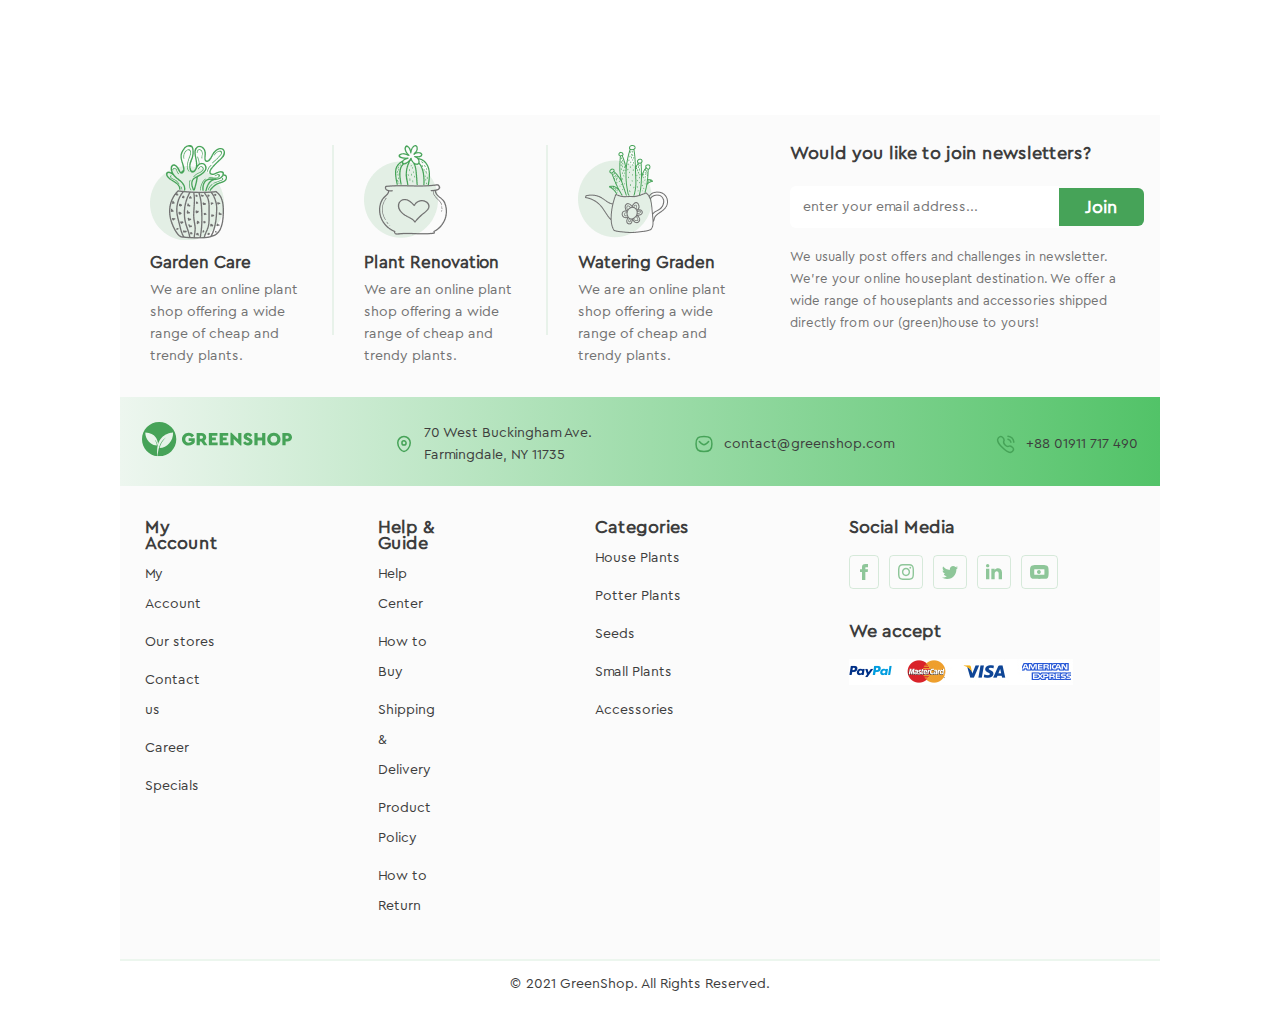
<file: background.html>
<!DOCTYPE html>
<html lang="en">
<head>
    <meta charset="UTF-8">
    <meta name="viewport" content="width=device-width, initial-scale=1.0">
    <title>Background</title>
    <link rel="stylesheet" href="css/background.css">
</head>
<body>
    <div class="container">
        <main class="main">
            <div class="main__top">
                <div class="main__cards">
                    <ul class="main__card">
                        <li class="main__cont-cards">
                            <div class="main__cont-fst"></div>
                            <h2 class="main__cont-h2">Garden Care</h2>
                            <p class="main__cont-txt">We are an online plant shop offering a wide range of cheap and trendy plants.</p>
                        </li>
                        <hr class="main__cards-bl"/>
                        <li class="main__cont-cards">
                            <div class="main__cont-snd"></div>
                            <h2 class="main__cont-h2">Plant Renovation</h2>
                            <p class="main__cont-txt">We are an online plant shop offering a wide range of cheap and trendy plants.</p>
                        </li>
                        <hr class="main__cards-bl"/>
                        <li class="main__cont-cards">
                            <div class="main__cont-thd"></div>
                            <h2 class="main__cont-h2">Watering Graden</h2>
                            <p class="main__cont-txt">We are an online plant shop offering a wide range of cheap and trendy plants.</p>
                        </li>
                    </ul>
                </div>
                <div class="main__givefeetback">
                    <h2 class="main__givefeetback-h2">Would you like to join newsletters?</h2>
                    <div class="main__givefeetbacks">
                        <input type="text" class="main__givefeetbacks-input" placeholder="enter your email address..."/> <button class="main__givefeetbacks-button">Join</button>
                    </div>
                    <p class="main__givefeetback-text">
                        We usually post offers and challenges in newsletter. We’re your online houseplant destination. We offer a wide range of houseplants and accessories shipped directly from our (green)house to yours!
                    </p>
                </div>                
            </div>
            <div class="main__between">
                <a href="index.html" class="main-between-a">
                    <img src="imgs-bcgrnd/Frame 9.svg" alt="logo"/>
                </a>
                <div class="main-subblock">
                    <img src="imgs-bcgrnd/Icon.svg" alt="icon" class="main-subblock-img"/>
                    <p class="main-subblock-text">
                        70 West Buckingham Ave.<br/>
                        Farmingdale, NY 11735
                    </p>
                </div>
                <div class="main-subblock">
                    <img src="imgs-bcgrnd/Icon (1).svg" alt="icon" class="main-subblock-img"/>
                    <span class="main-subblock-text">contact@greenshop.com</span>
                </div>
                <div class="main-subblock">
                    <img src="imgs-bcgrnd/Icon (2).svg" alt="icon" class="main-subblock-img"/>
                    <span class="main-subblock-text">+88 01911 717 490</span>
                </div>
            </div>
            <div class="main__under">
                <div class="main__unders">
                    <div class="main_list">
                        <ul class="main_nav">
                            <li class="main_nav-item">My Account</li>
                            <li class="main_nav-item">My Account</li>
                            <li class="main_nav-item">Our stores</li>
                            <li class="main_nav-item">Contact us</li>
                            <li class="main_nav-item">Career</li>
                            <li class="main_nav-item">Specials</li>
                        </ul>
                    </div>
                    <div class="main_list">
                        <ul class="main_nav">
                            <li class="main_nav-item">Help & Guide</li>
                            <li class="main_nav-item">Help Center    </li>
                            <li class="main_nav-item">How to Buy</li>
                            <li class="main_nav-item">Shipping & Delivery</li>
                            <li class="main_nav-item">Product Policy</li>
                            <li class="main_nav-item">How to Return</li>
                        </ul>
                    </div>
                    <div class="main_list">
                        <ul class="main_nav">
                            <li class="main_nav-item">Categories</li>
                            <li class="main_nav-item">House Plants    </li>
                            <li class="main_nav-item">Potter Plants</li>
                            <li class="main_nav-item">Seeds</li>
                            <li class="main_nav-item">Small Plants</li>
                            <li class="main_nav-item">Accessories</li>
                        </ul>
                    </div>
                </div>
                <div class="main__smm">
                    <h2 class="main__smm-h2">Social Media</h2>
                    <ul class="main__smm-networks">
                        <li class="main__smm-network">
                            <svg xmlns="http://www.w3.org/2000/svg" width="8" height="16" viewBox="0 0 8 16" fill="none">
                                <path d="M2 5.33333H0V8H2V16H5.33333V8H7.73333L8 5.33333H5.33333V4.2C5.33333 3.6 5.46667 3.33333 6.06667 3.33333H8V0H5.46667C3.06667 0 2 1.06667 2 3.06667V5.33333Z" fill="#46A358" fill-opacity="0.6"/>
                            </svg>
                        </li>
                        <li class="main__smm-network">
                            <svg xmlns="http://www.w3.org/2000/svg" width="16" height="16" viewBox="0 0 16 16" fill="none">
                                <path d="M8 1.46667C10.1333 1.46667 10.4 1.46667 11.2667 1.53333C13.4667 1.6 14.4667 2.66667 14.5333 4.8C14.6 5.66667 14.6 5.86667 14.6 8C14.6 10.1333 14.6 10.4 14.5333 11.2C14.4667 13.3333 13.4 14.4 11.2667 14.4667C10.4 14.5333 10.2 14.5333 8 14.5333C5.86667 14.5333 5.6 14.5333 4.8 14.4667C2.6 14.4 1.6 13.3333 1.53333 11.2C1.46667 10.3333 1.46667 10.1333 1.46667 8C1.46667 5.86667 1.46667 5.6 1.53333 4.8C1.6 2.66667 2.66667 1.6 4.8 1.53333C5.6 1.46667 5.86667 1.46667 8 1.46667ZM8 0C5.8 0 5.53333 0 4.73333 0.0666667C1.8 0.2 0.2 1.8 0.0666667 4.73333C0 5.53333 0 5.8 0 8C0 10.2 0 10.4667 0.0666667 11.2667C0.2 14.2 1.8 15.8 4.73333 15.9333C5.53333 16 5.8 16 8 16C10.2 16 10.4667 16 11.2667 15.9333C14.2 15.8 15.8 14.2 15.9333 11.2667C16 10.4667 16 10.2 16 8C16 5.8 16 5.53333 15.9333 4.73333C15.8 1.8 14.2 0.2 11.2667 0.0666667C10.4667 0 10.2 0 8 0ZM8 3.86667C5.73333 3.86667 3.86667 5.73333 3.86667 8C3.86667 10.2667 5.73333 12.1333 8 12.1333C10.2667 12.1333 12.1333 10.2667 12.1333 8C12.1333 5.73333 10.2667 3.86667 8 3.86667ZM8 10.6667C6.53333 10.6667 5.33333 9.46667 5.33333 8C5.33333 6.53333 6.53333 5.33333 8 5.33333C9.46667 5.33333 10.6667 6.53333 10.6667 8C10.6667 9.46667 9.46667 10.6667 8 10.6667ZM12.2667 2.8C11.7333 2.8 11.3333 3.2 11.3333 3.73333C11.3333 4.26667 11.7333 4.66667 12.2667 4.66667C12.8 4.66667 13.2 4.26667 13.2 3.73333C13.2 3.2 12.8 2.8 12.2667 2.8Z" fill="#46A358" fill-opacity="0.6"/>
                            </svg>
                        </li>
                        <li class="main__smm-network">
                            <svg xmlns="http://www.w3.org/2000/svg" width="16" height="13" viewBox="0 0 16 13" fill="none">
                                <path d="M5.03186 13.0036C11.0699 13.0036 14.3718 8.00118 14.3718 3.66357C14.3718 3.52144 14.3689 3.38005 14.3624 3.2392C15.0033 2.77588 15.5605 2.19756 16 1.53953C15.4118 1.80085 14.7789 1.97682 14.1149 2.05616C14.7926 1.64981 15.313 1.0067 15.5585 0.24021C14.9241 0.616357 14.2217 0.889688 13.4742 1.03709C12.8749 0.399076 12.0218 0 11.0779 0C9.26483 0 7.79464 1.4702 7.79464 3.28233C7.79464 3.54001 7.82357 3.79041 7.87962 4.0308C5.1516 3.89377 2.73239 2.58735 1.11352 0.601253C0.831273 1.08622 0.668767 1.64999 0.668767 2.25106C0.668767 3.38988 1.24837 4.3953 2.12968 4.98363C1.59121 4.96707 1.08531 4.81894 0.642926 4.57291C0.642198 4.58656 0.642198 4.60039 0.642198 4.61476C0.642198 6.2047 1.77392 7.53204 3.27578 7.83285C3.00008 7.90801 2.71001 7.94841 2.41047 7.94841C2.19901 7.94841 1.99338 7.9273 1.79339 7.88927C2.21121 9.19332 3.42318 10.1425 4.86007 10.1693C3.73636 11.0499 2.32094 11.5745 0.783049 11.5745C0.518272 11.5745 0.256952 11.5594 0 11.529C1.45273 12.46 3.17769 13.0036 5.03186 13.0036Z" fill="#46A358" fill-opacity="0.6"/>
                            </svg>
                        </li>
                        <li class="main__smm-network">
                            <svg xmlns="http://www.w3.org/2000/svg" width="16" height="16" viewBox="0 0 16 16" fill="none">
                                <path d="M3.33333 1.66667C3.33333 2.6 2.6 3.33333 1.66667 3.33333C0.733333 3.33333 0 2.6 0 1.66667C0 0.733333 0.733333 0 1.66667 0C2.6 0 3.33333 0.733333 3.33333 1.66667ZM3.33333 4.66667H0V15.3333H3.33333V4.66667ZM8.66667 4.66667H5.33333V15.3333H8.66667V9.73333C8.66667 6.6 12.6667 6.33333 12.6667 9.73333V15.3333H16V8.6C16 3.33333 10.0667 3.53333 8.66667 6.13333V4.66667Z" fill="#46A358" fill-opacity="0.6"/>
                            </svg>
                        </li>
                        <li class="main__smm-network">
                            <svg xmlns="http://www.w3.org/2000/svg" width="19" height="14" viewBox="0 0 19 14" fill="none">
                                <path fill-rule="evenodd" clip-rule="evenodd" d="M15.1653 4.42995L15.168 4.43062C15.168 4.43062 15.1676 4.4305 15.1667 4.4303C15.1663 4.4302 15.1658 4.43008 15.1653 4.42995ZM4.32444 4.35686C6.91762 4.19575 11.7483 4.19575 14.3415 4.35686L14.3422 4.3644C14.4047 4.99716 14.4299 5.84143 14.4299 7.01915C14.4299 8.18238 14.4053 9.02689 14.3441 9.66498C11.6962 9.77026 6.97129 9.77027 4.32282 9.66502C4.261 9.03324 4.23602 8.19137 4.23602 7.01915C4.23602 5.84143 4.26123 4.99716 4.32369 4.3644L4.32444 4.35686ZM15.2422 9.61106C15.2422 9.61109 15.2405 9.61148 15.237 9.61215L15.2422 9.61106ZM3.49794 9.60768L3.50063 9.60836C3.49881 9.60793 3.49792 9.60769 3.49794 9.60768ZM0 7.01915C0 11.8412 0.388873 13.63 3.42208 13.8633C6.22196 14.0189 12.4439 14.0189 15.2438 13.8633C18.277 13.7078 18.6659 11.8412 18.6659 7.01915C18.6659 2.19713 18.277 0.408316 15.2438 0.174993C12.4439 -0.0583309 6.22196 -0.0583309 3.42208 0.174993C0.388873 0.408316 0 2.19713 0 7.01915ZM3.49794 4.43062C3.49792 4.43061 3.49884 4.43037 3.50073 4.42992L3.49794 4.43062ZM9.78228 8.73886C8.50388 9.37806 6.99973 8.44845 6.99973 7.01915C6.99973 5.58986 8.50388 4.66025 9.78228 5.29945C11.1994 6.008 11.1994 8.0303 9.78228 8.73886Z" fill="#46A358" fill-opacity="0.6"/>
                            </svg>
                        </li>
                    </ul>
                    <h2 class="main__smm-h2">We accept</h2>
                    <img src="imgs-bcgrnd/image 16.svg" alt="pay_metods">
                </div>
            </div>    
            <hr class="main__bl"/>
            <p class="main__copyroght">© 2021 GreenShop. All Rights Reserved.</p>
        </main>
    </div>
</body>
</html>
</file>
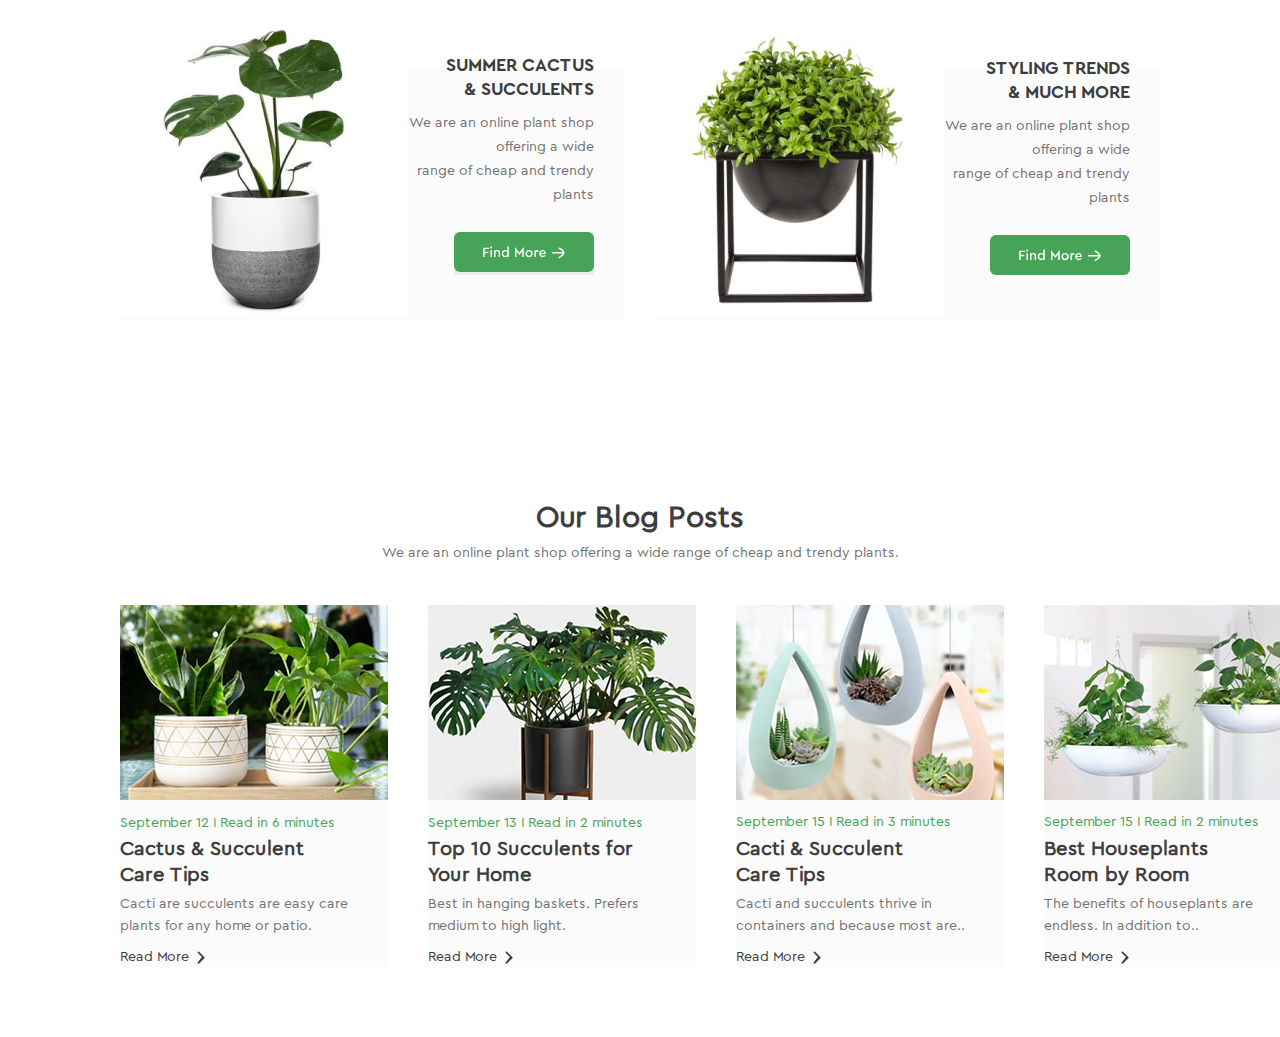
<file: flex.html>
<!DOCTYPE html>
<html lang="en">
<head>
    <meta charset="UTF-8">
    <meta name="viewport" content="width=device-width, initial-scale=1.0">
    <title>Flex</title>
    <link rel="stylesheet" href="css/styleflex.css">
</head>
<body>
    <div class="container">
        <div class="header">
            <div class="header_cont">
                <div class="imgheadcont">
                    <img src="imgs/image 14.png" alt="SummerCactSucculents">
                </div>
                <div class="headertextbotton">
                    <h2 class="headertitle">Summer cactus<br /> & succulents</h2>
                    <p class="headerdescribe">We are an online plant shop offering a wide<br /> range of cheap and trendy plants</p>
                    <button><svg width="140" height="40" viewBox="0 0 140 40" fill="none" xmlns="http://www.w3.org/2000/svg">
                    <rect width="140" height="40" rx="6" fill="#46A358"/>
                    <path d="M29.162 25H30.646V21.192H34.314V19.848H30.646V17.09H35.098V15.76H29.162V25ZM36.4742 25H37.9442V18.126H36.4742V25ZM36.2082 15.564C36.2082 16.11 36.6562 16.53 37.2162 16.53C37.7622 16.53 38.2102 16.11 38.2102 15.564C38.2102 15.018 37.7622 14.584 37.2162 14.584C36.6562 14.584 36.2082 15.018 36.2082 15.564ZM46.0759 20.702C46.0759 19.064 45.1099 17.972 43.4999 17.972C42.6459 17.972 41.9599 18.252 41.4419 18.798V18.126H40.0699V25H41.5399V20.898C41.5399 19.96 42.1979 19.302 43.1079 19.302C44.0039 19.302 44.6059 19.946 44.6059 20.898V25H46.0759V20.702ZM53.3446 14.5V18.966C52.8266 18.336 52.0006 17.972 51.0486 17.972C49.1446 17.93 47.6466 19.568 47.6886 21.57C47.6886 23.6 49.1166 25.154 51.0486 25.154C52.0706 25.154 52.9526 24.734 53.4566 24.02V25H54.8286V14.5H53.3446ZM53.3726 21.57C53.3726 23.068 52.3786 23.81 51.3006 23.81C50.0826 23.81 49.1866 22.872 49.1866 21.556C49.1866 20.24 50.1246 19.316 51.3006 19.316C52.3646 19.316 53.3726 20.086 53.3726 21.57ZM69.2505 15.606L65.3725 20.772L61.4945 15.606H60.9765V25H62.4605V19.19L65.1205 22.676H65.6245L68.2705 19.204V25H69.7545V15.606H69.2505ZM71.4777 21.556C71.4357 23.502 73.1297 25.196 75.1037 25.154C77.1057 25.196 78.7997 23.502 78.7577 21.556C78.7997 19.61 77.1057 17.93 75.1037 17.972C73.1297 17.944 71.4357 19.582 71.4777 21.556ZM77.2457 21.57C77.2457 22.816 76.3217 23.796 75.1037 23.796C73.8997 23.796 72.9757 22.844 72.9757 21.57C72.9757 20.296 73.8997 19.316 75.1177 19.316C76.3077 19.316 77.2457 20.296 77.2457 21.57ZM84.3769 18.126C84.2089 18.084 84.0269 18.056 83.8169 18.056C83.0329 18.056 82.3049 18.406 81.8149 19.022V18.126H80.4429V25H81.9129V21.332C81.9129 20.114 82.7669 19.428 83.9289 19.428H84.3769V18.126ZM91.7442 22.046C91.8142 21.724 91.8562 21.416 91.8562 21.122C91.8562 19.33 90.4982 17.972 88.6782 17.972C86.7322 17.93 85.0802 19.596 85.1222 21.57C85.1222 23.6 86.7182 25.154 88.8182 25.154C89.8682 25.154 90.7782 24.79 91.5622 24.048L90.8622 23.04C90.2462 23.586 89.5742 23.852 88.8602 23.852C87.6842 23.852 86.8022 23.166 86.6202 22.046H91.7442ZM86.6482 20.898C86.8722 19.876 87.6562 19.218 88.6222 19.218C89.5882 19.218 90.3722 19.848 90.3862 20.898H86.6482Z" fill="white"/>
                    <path d="M109.813 20.7943H98.5626" stroke="white" stroke-width="1.5" stroke-linecap="round" stroke-linejoin="round"/>
                    <path d="M105.275 16.2759C105.275 16.2759 109.812 18.7217 109.812 20.7932C109.812 22.8662 105.275 25.3127 105.275 25.3127" stroke="white" stroke-width="1.5" stroke-linecap="round" stroke-linejoin="round"/>
                    </svg>
                </button>
                </div>
            </div>
            <div class="header_cont">
                <div class="imgheadcont">
                    <img src="imgs/image 15.png" alt="StylingTrendsMcMR">
                </div>
                <div class="headertextbotton">
                    <h3 class="headertitle">Styling Trends<br /> & much more</h3>
                    <p class="headerdescribe">We are an online plant shop offering a wide<br /> range of cheap and trendy plants</p>
                    <svg width="140" height="40" viewBox="0 0 140 40" fill="none" xmlns="http://www.w3.org/2000/svg">
                    <rect width="140" height="40" rx="6" fill="#46A358"/>
                    <path d="M29.162 25H30.646V21.192H34.314V19.848H30.646V17.09H35.098V15.76H29.162V25ZM36.4742 25H37.9442V18.126H36.4742V25ZM36.2082 15.564C36.2082 16.11 36.6562 16.53 37.2162 16.53C37.7622 16.53 38.2102 16.11 38.2102 15.564C38.2102 15.018 37.7622 14.584 37.2162 14.584C36.6562 14.584 36.2082 15.018 36.2082 15.564ZM46.0759 20.702C46.0759 19.064 45.1099 17.972 43.4999 17.972C42.6459 17.972 41.9599 18.252 41.4419 18.798V18.126H40.0699V25H41.5399V20.898C41.5399 19.96 42.1979 19.302 43.1079 19.302C44.0039 19.302 44.6059 19.946 44.6059 20.898V25H46.0759V20.702ZM53.3446 14.5V18.966C52.8266 18.336 52.0006 17.972 51.0486 17.972C49.1446 17.93 47.6466 19.568 47.6886 21.57C47.6886 23.6 49.1166 25.154 51.0486 25.154C52.0706 25.154 52.9526 24.734 53.4566 24.02V25H54.8286V14.5H53.3446ZM53.3726 21.57C53.3726 23.068 52.3786 23.81 51.3006 23.81C50.0826 23.81 49.1866 22.872 49.1866 21.556C49.1866 20.24 50.1246 19.316 51.3006 19.316C52.3646 19.316 53.3726 20.086 53.3726 21.57ZM69.2505 15.606L65.3725 20.772L61.4945 15.606H60.9765V25H62.4605V19.19L65.1205 22.676H65.6245L68.2705 19.204V25H69.7545V15.606H69.2505ZM71.4777 21.556C71.4357 23.502 73.1297 25.196 75.1037 25.154C77.1057 25.196 78.7997 23.502 78.7577 21.556C78.7997 19.61 77.1057 17.93 75.1037 17.972C73.1297 17.944 71.4357 19.582 71.4777 21.556ZM77.2457 21.57C77.2457 22.816 76.3217 23.796 75.1037 23.796C73.8997 23.796 72.9757 22.844 72.9757 21.57C72.9757 20.296 73.8997 19.316 75.1177 19.316C76.3077 19.316 77.2457 20.296 77.2457 21.57ZM84.3769 18.126C84.2089 18.084 84.0269 18.056 83.8169 18.056C83.0329 18.056 82.3049 18.406 81.8149 19.022V18.126H80.4429V25H81.9129V21.332C81.9129 20.114 82.7669 19.428 83.9289 19.428H84.3769V18.126ZM91.7442 22.046C91.8142 21.724 91.8562 21.416 91.8562 21.122C91.8562 19.33 90.4982 17.972 88.6782 17.972C86.7322 17.93 85.0802 19.596 85.1222 21.57C85.1222 23.6 86.7182 25.154 88.8182 25.154C89.8682 25.154 90.7782 24.79 91.5622 24.048L90.8622 23.04C90.2462 23.586 89.5742 23.852 88.8602 23.852C87.6842 23.852 86.8022 23.166 86.6202 22.046H91.7442ZM86.6482 20.898C86.8722 19.876 87.6562 19.218 88.6222 19.218C89.5882 19.218 90.3722 19.848 90.3862 20.898H86.6482Z" fill="white"/>
                    <path d="M109.813 20.7943H98.5626" stroke="white" stroke-width="1.5" stroke-linecap="round" stroke-linejoin="round"/>
                    <path d="M105.275 16.2759C105.275 16.2759 109.812 18.7217 109.812 20.7932C109.812 22.8662 105.275 25.3127 105.275 25.3127" stroke="white" stroke-width="1.5" stroke-linecap="round" stroke-linejoin="round"/>
                    </svg>
                </div>
            </div>
        </div>
        <div class="main">
            <div class="maincont">
                <div class="main__Txt">
                    <h2 class="main__title">Our Blog Posts</h2>
                    <p class="main__describe">We are an online plant shop offering a wide range of cheap and trendy plants.</p>                    
                </div>
                <ul class="mainItem">
                    <div class="maincard">
                        <div class="img__maincont">
                            <img src="imgs/01.png" alt="MainPost1">
                        </div>
                        <span class="mainspan">September 12 I Read in 6 minutes</span>
                        <h3 class="maincardtitle">Cactus & Succulent<br /> Care Tips</h3>
                        <p class="maincarddesc">Cacti are succulents are easy care<br /> plants for any home or patio.</p>
                            <a href="#" class="main__link"
                            >Read More
                            <svg width="20" height="20" viewBox="0 0 24 24" fill="none" xmlns="http://www.w3.org/2000/svg" 
                                class="main__link-arrow"> <path d="M13.172 12l-4.95-4.95a1 1 0 1 1 1.414-1.414l6.364 6.364a1 1 0 0 1 0 1.414l-6.364 6.364a1 1 0 0 1-1.414-1.414L13.172 12z"
                                fill="currentColor"/></svg>
                            </a>
                    </div>
                    <div class="maincard">
                        <div class="img__maincont">
                            <img src="imgs/02.png" alt="MainPost2">
                        </div>
                        <span class="mainspan">September 13 I Read in 2 minutes</span>
                        <h3 class="maincardtitle">Top 10 Succulents for<br /> Your Home</h3>
                        <p class="maincarddesc">Best in hanging baskets. Prefers<br /> medium to high light.</p>
                            <a href="#" class="main__link"
                            >Read More
                            <svg width="20" height="20" viewBox="0 0 24 24" fill="none" xmlns="http://www.w3.org/2000/svg" 
                                class="main__link-arrow"> <path d="M13.172 12l-4.95-4.95a1 1 0 1 1 1.414-1.414l6.364 6.364a1 1 0 0 1 0 1.414l-6.364 6.364a1 1 0 0 1-1.414-1.414L13.172 12z"
                                fill="currentColor"/></svg>
                            </a>
                    </div>
                    <div class="maincard">
                        <div class="img__maincont">
                            <img src="imgs/03.png" alt="MainPost3">
                        </div>
                        <span class="mainspan">September 15 I Read in 3 minutes</span>
                        <h3 class="maincardtitle">Cacti & Succulent<br /> Care Tips</h3>
                        <p class="maincarddesc">Cacti and succulents thrive in <br /> containers and because most are..</p>
                            <a href="#" class="main__link"
                            >Read More
                            <svg width="20" height="20" viewBox="0 0 24 24" fill="none" xmlns="http://www.w3.org/2000/svg" 
                                class="main__link-arrow"> <path d="M13.172 12l-4.95-4.95a1 1 0 1 1 1.414-1.414l6.364 6.364a1 1 0 0 1 0 1.414l-6.364 6.364a1 1 0 0 1-1.414-1.414L13.172 12z"
                                fill="currentColor"/></svg>
                            </a>
                    </div>
                    <div class="maincard">
                        <div class="img__maincont">
                            <img src="imgs/04.png" alt="MainPost4">
                        </div>
                        <span class="mainspan">September 15 I Read in 2 minutes</span>
                        <h3 class="maincardtitle">Best Houseplants<br /> Room by Room</h3>
                        <p class="maincarddesc">The benefits of houseplants are <br /> endless. In addition to..</p>
                            <a href="#" class="main__link"
                            >Read More
                            <svg width="20" height="20" viewBox="0 0 24 24" fill="none" xmlns="http://www.w3.org/2000/svg" 
                                class="main__link-arrow"> <path d="M13.172 12l-4.95-4.95a1 1 0 1 1 1.414-1.414l6.364 6.364a1 1 0 0 1 0 1.414l-6.364 6.364a1 1 0 0 1-1.414-1.414L13.172 12z"
                                fill="currentColor"/></svg>
                            </a>
                    </div>
                </ul>
            </div>
        </div>
    </div>
</body>
</html>
</file>
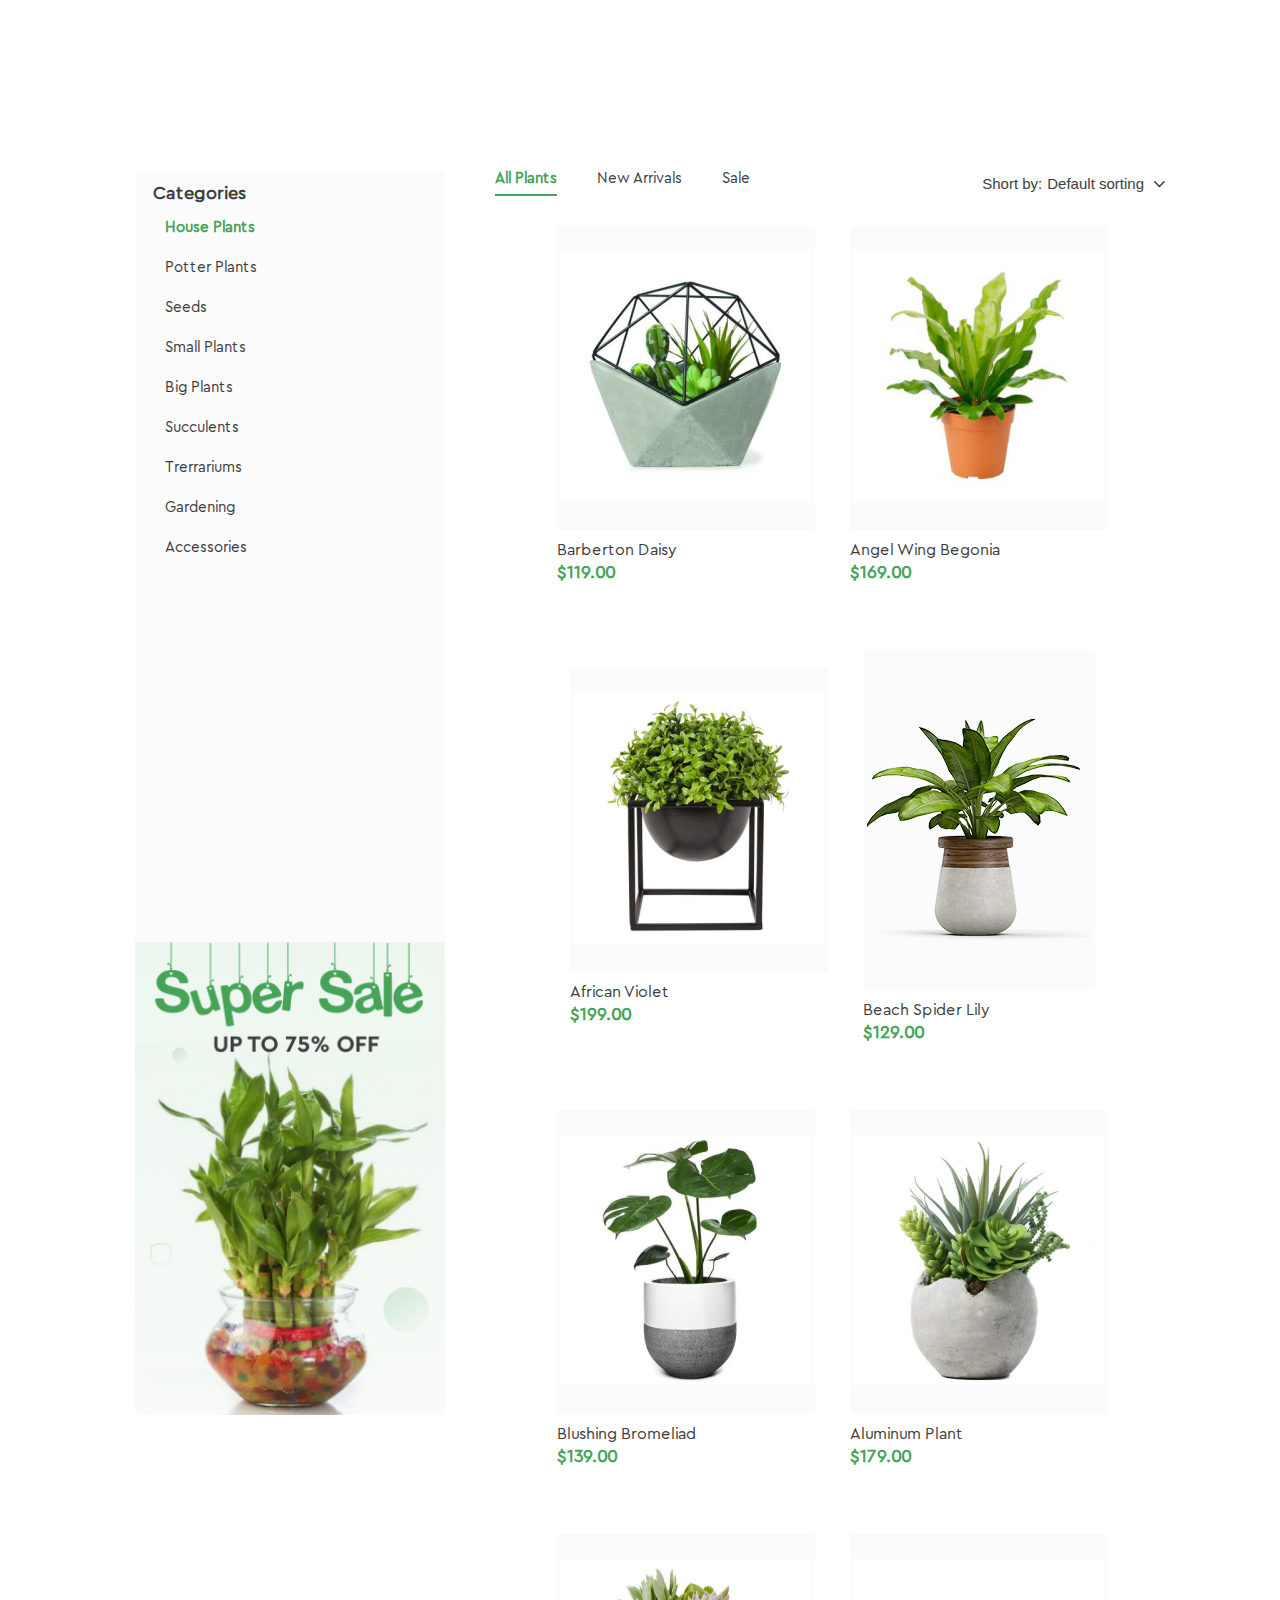
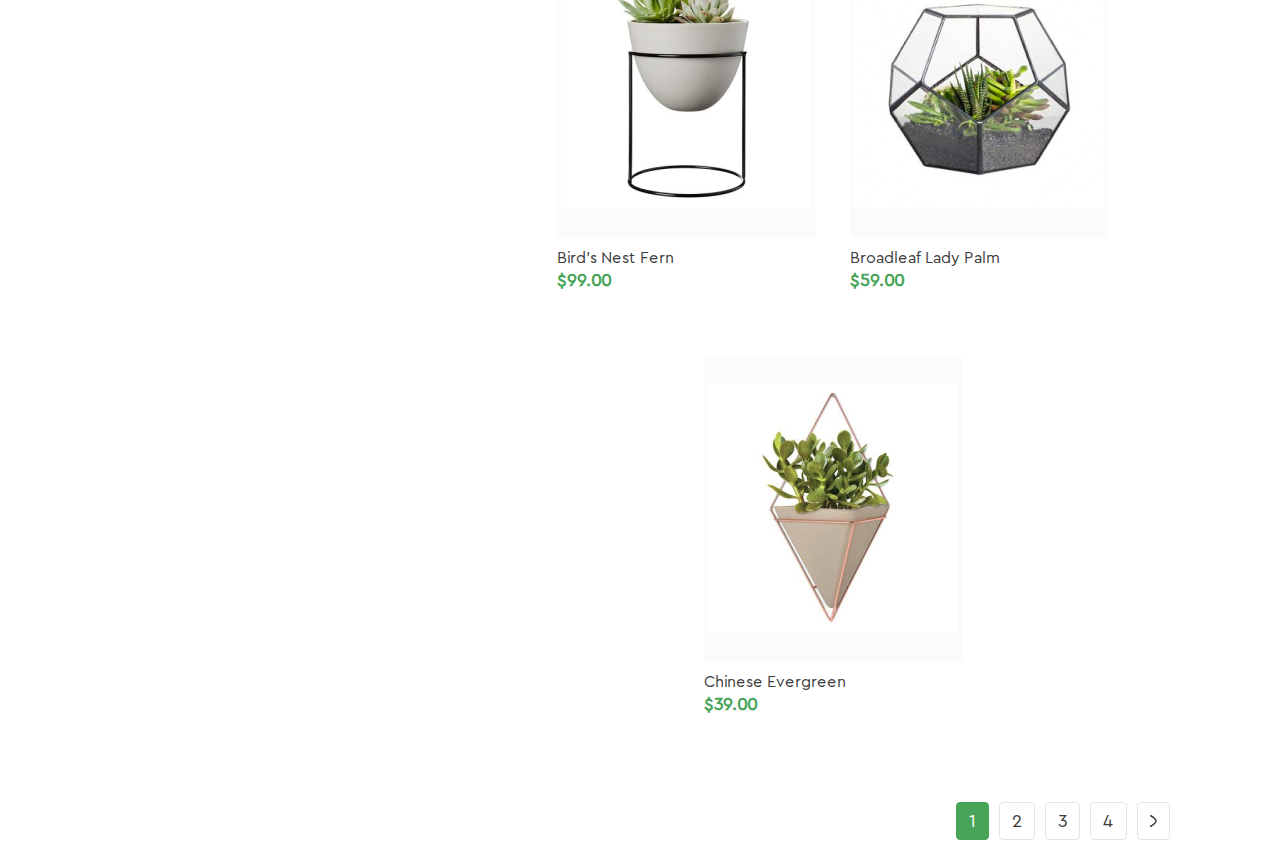
<file: float.html>
<!DOCTYPE html>
<html lang="en">
<head>
    <meta charset="UTF-8">
    <meta name="viewport" content="width=device-width, initial-scale=1.0">
    <title>Float</title>
    <link rel="stylesheet" href="css/stylefloat.css">
</head>
<body>
    <div class="container">
        <div class="leftSide">
            <div class="categories">
                <h3 class="categoriesHeading">Categories</h3>
                <ul class="categoriesList">
                    <li class="categoriesListItem categoriesListItemActive">House Plants</li>
                    <li class="categoriesListItem">Potter Plants</li>
                    <li class="categoriesListItem">Seeds</li>
                    <li class="categoriesListItem">Small Plants</li>
                    <li class="categoriesListItem">Big Plants</li>
                    <li class="categoriesListItem">Succulents</li>
                    <li class="categoriesListItem">Trerrariums</li>
                    <li class="categoriesListItem">Gardening</li>
                    <li class="categoriesListItem">Accessories</li>
                </ul>
            </div>
            <img src="./imgs/Super Sale Banner.png" alt="SuperSaleBaner" width="310px">
        </div>
        <div class="rightSide">
            <div class="rsHeader">
                <ul class="tabs">
                    <li class="tabsItem tabsItemActive">All Plants</li>
                    <li class="tabsItem">New Arrivals</li>
                    <li class="tabsItem">Sale</li>
                </ul>
                <div class="sorting">
                    <span>Short by:</span>
                    <span>Default sorting</span>
                    <button>
                        <svg xmlns="http://www.w3.org/2000/svg" width="11" height="7" viewBox="0 0 11 7" fill="none">
                            <path d="M10.0833 0.75L5.41667 5.41667L0.75 0.75" stroke="#3D3D3D" stroke-width="1.5" stroke-linecap="round" stroke-linejoin="round"/>
                        </svg>
                    </button>
                </div>
            </div>
            <div class="rsMain">
                <div class="card">
                    <div class="imgContainer">
                        <img src="imgs/image 1.png" alt="Plant 1">
                    </div>
                    <span class="cardName">Barberton Daisy</span>
                    <span class="cardPrice">$119.00</span>
                </div>
                <div class="card">
                    <div class="imgContainer">
                        <img src="imgs/product-21-320x320 1.png" alt="Plant 2">
                    </div>
                        <span class="cardName">Angel Wing Begonia</span>
                        <span class="cardPrice">$169.00</span>
                    </div>
                <div class="card">
                    <div class="imgContainer">
                        <img src="imgs/image 2.png" alt="Plant 3">
                    </div>
                        <span class="cardName">African Violet</span>
                        <span class="cardPrice">$199.00</span>
                </div>
                <div class="card">
                    <div class="imgContainer">
                        <img src="imgs/01 3.png" alt="Plant 4">
                    </div>
                        <span class="cardName">Beach Spider Lily</span>
                        <span class="cardPrice">$129.00</span>
                </div>
                <div class="card">    
                    <div class="imgContainer">
                        <img src="imgs/image 7.png" alt="Plant 5">
                    </div>
                        <span class="cardName">Blushing Bromeliad</span>
                        <span class="cardPrice">$139.00</span>
                </div>
                <div class="card">
                    <div class="imgContainer">
                        <img src="imgs/image 8.png" alt="Plant 6">
                    </div>
                        <span class="cardName">Aluminum Plant</span>
                        <span class="cardPrice">$179.00</span>
                </div>
                <div class="card">
                    <div class="imgContainer">
                        <img src="imgs/image 9.png" alt="Plant 7">
                    </div>
                        <span class="cardName">Bird's Nest Fern</span>
                        <span class="cardPrice">$99.00</span>
                </div>
                <div class="card">
                    <div class="imgContainer">
                        <img src="imgs/product-20-320x320 1.png" alt="Plant 8">
                    </div>
                        <span class="cardName">Broadleaf Lady Palm</span>
                        <span class="cardPrice">$59.00</span>
                </div>
                <div class="card">
                    <div class="imgContainer">
                        <img src="imgs/image 10.png" alt="Plant 9">
                    </div>
                        <span class="cardName">Chinese Evergreen</span>
                        <span class="cardPrice">$39.00</span>
                </div>
            </div>
            <div class="rsFooter">
                <ul class="footerList">
                    <li class="footerListItem">
                        <button class="active">1</button>
                    </li>
                    <li class="footerListItem">
                        <button>2</button>
                    </li>
                    <li class="footerListItem">
                        <button>3</button>
                    </li>
                    <li class="footerListItem">
                        <button>4</button>
                    </li>
                    <li class="footerListItem">
                        <button>
                            <svg xmlns="http://www.w3.org/2000/svg" width="7" height="12" viewBox="0 0 7 12" fill="none">
                                <path d="M0.750122 0.750122C0.750122 0.750122 6.00012 3.85812 6.00012 6.00012C6.00012 8.14137 0.750122 11.2501 0.750122 11.2501" stroke="#3D3D3D" stroke-width="1.5" stroke-linecap="round" stroke-linejoin="round"/>
                            </svg>
                        </button>
                    </li>
                </ul>
            </div>
        </div>           
</div>
</body>
</html>
</file>
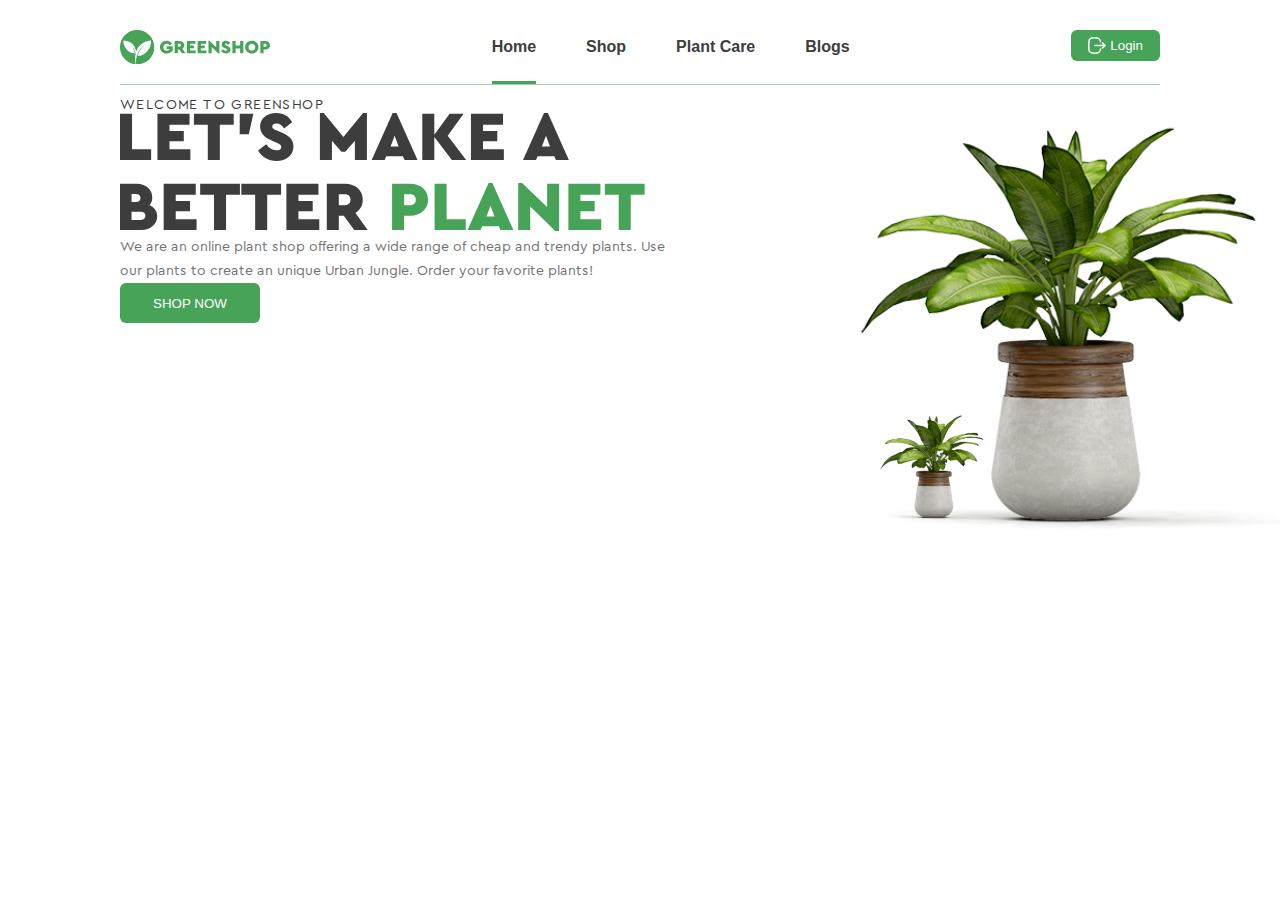
<file: inline_block.html>
<!DOCTYPE html>
<html lang="en">
<head>
    <meta charset="UTF-8">
    <meta name="viewport" content="width=device-width, initial-scale=1.0">
    <title>GREENSHOP - Welcome</title>
    <link rel="stylesheet" href="css/style.css">
</head>
<body>
        <div class="container">
            <header class="header">
                <svg xmlns="http://www.w3.org/2000/svg" width="150" height="35" viewBox="0 0 150 35" fill="none">
                <g clip-path="url(#clip0_1_1069)">
                <path d="M17.15 0C7.67748 0 0 7.67746 0 17.15C0 26.0201 6.73548 33.3175 15.3711 34.207C14.8496 29.9134 15.0436 26.4001 15.7067 23.5135C15.3347 21.7225 14.4898 19.0703 12.5734 17.1864C12.5734 17.1864 13.8348 19.0784 14.5181 21.6214C14.5181 21.6255 14.5221 21.6295 14.5221 21.6335C14.5949 21.9044 14.6596 22.1793 14.7162 22.4623C14.7283 22.527 14.7404 22.5917 14.7526 22.6604C14.8051 22.9515 14.8536 23.2426 14.886 23.5418C5.19513 22.3532 3.12921 13.6569 3.35561 10.3781C13.665 10.9482 15.7754 17.8292 16.0827 22.0985C19.4585 11.0412 30.1843 10.4024 31.0697 10.3781C31.4538 18.8763 25.1509 25.5026 17.6149 26.0807C17.6635 25.8503 17.7201 25.6198 17.7767 25.3934C17.7928 25.3247 17.813 25.26 17.8333 25.1913C17.8777 25.0296 17.9222 24.8679 17.9748 24.7061C17.995 24.6374 18.0192 24.5646 18.0394 24.4959C18.096 24.318 18.1567 24.1442 18.2173 23.9663C18.2335 23.9259 18.2456 23.8854 18.2618 23.845C18.3386 23.6348 18.4195 23.4326 18.5003 23.2305C18.5084 23.2143 18.5125 23.1941 18.5205 23.1779C18.5205 23.1779 18.5205 23.1779 18.5246 23.1779C20.4571 18.5043 24.0229 15.4439 24.0229 15.4439C17.0247 19.4868 15.8441 29.9983 15.6582 34.2231C16.1514 34.2676 16.6446 34.2999 17.15 34.2999C26.6225 34.2999 34.3 26.6225 34.3 17.15C34.3 7.67746 26.6225 0 17.15 0Z" fill="#46A358"/>
                    <path d="M46.7037 10.7454C48.9718 10.7454 50.8235 11.7197 52.0242 13.4986L49.7764 15.4109C48.9718 14.287 47.9975 13.7048 46.6471 13.7048C44.5691 13.7048 43.2753 15.0713 43.2753 17.1534C43.2753 19.2719 44.6418 20.695 46.8372 20.695C48.0177 20.695 48.9556 20.2826 49.554 19.5912V19.0091H46.6673V16.2356H52.7762V20.133C52.194 21.1639 51.3693 21.9887 50.3019 22.6234C49.2346 23.242 48.0339 23.5614 46.7037 23.5614C42.9923 23.618 39.9237 20.7313 39.9763 17.1534C39.9197 13.5956 42.9923 10.6888 46.7037 10.7454Z" fill="#46A358"/>
                    <path d="M61.9576 23.3316L59.168 19.4908H57.8379V23.3316H54.6157V10.9684H59.4672C62.2204 10.9684 64.2459 12.6543 64.2459 15.2215C64.2459 16.7376 63.5141 17.995 62.2972 18.7429L65.5558 23.3316H61.9576ZM57.8338 16.681H59.4833C60.3809 16.681 60.963 16.0988 60.963 15.2215C60.963 14.3442 60.3809 13.7782 59.4833 13.7782H57.8338V16.681Z" fill="#46A358"/>
                    <path d="M66.8333 10.9684H75.4124V13.8712H70.0555V15.5773H73.876V18.2739H70.0555V20.4288H75.6388V23.3316H66.8333V10.9684Z" fill="#46A358"/>
                    <path d="M77.6441 10.9684H86.2231V13.8712H80.8663V15.5773H84.6868V18.2739H80.8663V20.4288H86.4495V23.3316H77.6441V10.9684Z" fill="#46A358"/>
                    <path d="M99.4192 10.9683V23.5579H98.3882L91.681 17.057V23.3315H88.4588V10.7419H89.4897L96.197 17.1499V10.9683H99.4192Z" fill="#46A358"/>
                    <path d="M103.264 19.135C103.996 20.1094 104.764 20.7279 106.017 20.7279C106.862 20.7279 107.291 20.4288 107.291 19.8264C107.291 19.2846 107.008 19.1148 106.033 18.6822L104.76 18.1203C102.718 17.2187 101.631 16.0584 101.631 14.3927C101.631 12.2014 103.43 10.7379 105.957 10.7379C107.998 10.7379 109.442 11.7123 110.19 13.2283L108.035 14.8778C107.436 13.9803 106.874 13.5679 105.993 13.5679C105.318 13.5679 104.889 13.8307 104.889 14.3563C104.889 14.8051 105.152 15.0517 105.957 15.367L107.38 15.9654C109.535 16.867 110.545 17.9505 110.545 19.6929C110.545 22.0904 108.576 23.5539 106.009 23.5539C103.782 23.5539 101.982 22.4866 101.081 20.7805L103.264 19.135Z" fill="#46A358"/>
                    <path d="M112.393 10.9684H115.615V15.4843H120.131V10.9684H123.353V23.3316H120.131V18.3871H115.615V23.3316H112.393V10.9684Z" fill="#46A358"/>
                    <path d="M131.843 10.7419C135.441 10.6651 138.607 13.6084 138.53 17.1499C138.603 20.7279 135.441 23.6145 131.843 23.5579C128.229 23.6145 125.116 20.7279 125.193 17.1499C125.116 13.6084 128.229 10.6692 131.843 10.7419ZM131.859 13.7014C129.874 13.7014 128.488 15.1083 128.488 17.1499C128.488 18.1809 128.807 19.0218 129.426 19.6606C130.044 20.2791 130.869 20.5985 131.859 20.5985C133.772 20.5985 135.231 19.2118 135.231 17.1499C135.235 15.1083 133.772 13.7014 131.859 13.7014Z" fill="#46A358"/>
                    <path d="M140.374 10.9684H145.226C147.979 10.9684 150.004 12.6543 150.004 15.2215C150.004 17.7524 147.926 19.4908 145.226 19.4908H143.596V23.3316H140.374V10.9684ZM145.242 16.681C146.139 16.681 146.721 16.0988 146.721 15.2215C146.721 14.3442 146.139 13.7782 145.242 13.7782H143.592V16.681H145.242Z" fill="#46A358"/>
                </g>
                <defs>
                    <clipPath id="clip0_1_1069">
                    <rect width="150" height="34.2999" fill="white"/>
                    </clipPath>
                </defs>
                </svg>
                <nav class="list">
                    <li class="list-item active">Home</li>
                    <li class="list-item">Shop</li>
                    <li class="list-item">Plant Care</li>
                    <li class="list-item">Blogs</li>
                </nav>
                <button class="btn">
                    <svg xmlns="http://www.w3.org/2000/svg" width="18" height="17" viewBox="0 0 18 17" fill="none">
                    <path d="M17.0268 8.559H6.99268" stroke="white" stroke-width="1.5" stroke-linecap="round" stroke-linejoin="round"/>
                    <path d="M14.588 6.129L17.028 8.559L14.588 10.989" stroke="white" stroke-width="1.5" stroke-linecap="round" stroke-linejoin="round"/>
                    <path d="M12.5009 4.81667C12.2259 1.83333 11.1092 0.75 6.66752 0.75C0.750021 0.75 0.750021 2.675 0.750021 8.45833C0.750021 14.2417 0.750021 16.1667 6.66752 16.1667C11.1092 16.1667 12.2259 15.0833 12.5009 12.1" stroke="white" stroke-width="1.5" stroke-linecap="round" stroke-linejoin="round"/>
                    </svg>
                    Login
                </button>
            </header>
                        <main class="main">
                    <div class="itemtxt">
                        <div class="welcome-text">WELCOME TO GREENSHOP</div>
                        <div class="lets"><svg width="525" height="118" viewBox="0 0 525 118" fill="none" xmlns="http://www.w3.org/2000/svg">
                        <path d="M4.85778e-06 47.04H31.15V36.19H12.04V0.840007H4.85778e-06V47.04ZM37.4609 47.04H70.3609V36.19H49.5009V28.14H63.7809V18.06H49.5009V11.69H69.5209V0.840007H37.4609V47.04ZM87.8013 47.04H99.8413V11.69H113.701V0.840007H73.9413V11.69H87.8013V47.04ZM119.714 21.28H128.814L133.364 0.840007H119.714V21.28ZM138.084 37.52C141.444 43.89 148.164 47.88 156.494 47.88C166.084 47.88 173.434 42.42 173.434 33.46C173.434 26.95 169.654 22.89 161.604 19.53L156.284 17.29C153.274 16.1 152.294 15.19 152.294 13.51C152.294 11.55 153.904 10.57 156.424 10.57C159.714 10.57 161.814 12.11 164.054 15.47L172.104 9.31001C169.304 3.64001 163.914 5.00679e-06 156.284 5.00679e-06C146.834 5.00679e-06 140.114 5.46001 140.114 13.65C140.114 19.88 144.174 24.22 151.804 27.58L156.564 29.68C160.204 31.29 161.254 31.92 161.254 33.95C161.254 36.19 159.644 37.31 156.494 37.31C151.804 37.31 148.934 35 146.204 31.36L138.084 37.52ZM243.073 5.00679e-06L223.403 24.01L203.733 5.00679e-06H199.883V47.04H211.923V27.72L221.443 38.85H225.293L234.883 27.65V47.04H246.923V5.00679e-06H243.073ZM284.563 47.04H297.513L276.513 5.00679e-06H272.663L251.663 47.04H264.613L266.293 43.19H282.883L284.563 47.04ZM278.613 33.53H270.563L274.623 22.82L278.613 33.53ZM346.175 47.04L327.695 22.82L343.585 0.840007H329.585L314.325 21.77V0.840007H302.285V47.04H314.325V24.01L331.895 47.04H346.175ZM350.957 47.04H383.857V36.19H362.997V28.14H377.277V18.06H362.997V11.69H383.017V0.840007H350.957V47.04ZM435.91 47.04H448.86L427.86 5.00679e-06H424.01L403.01 47.04H415.96L417.64 43.19H434.23L435.91 47.04ZM429.96 33.53H421.91L425.97 22.82L429.96 33.53ZM37.17 103.32C37.17 98 34.3 94.22 29.47 92.26C31.36 90.16 32.27 87.57 32.27 84.49C32.27 76.44 25.55 70.84 16.66 70.84H4.85778e-06V117.04H21.56C30.45 117.04 37.17 111.3 37.17 103.32ZM15.89 80.99C18.76 80.99 20.51 82.6 20.51 85.05C20.51 87.5 18.76 89.11 15.89 89.11H11.55V80.99H15.89ZM25.41 102.83C25.41 105.56 23.66 106.89 20.79 106.89H11.55V98.77H20.79C23.66 98.77 25.41 100.1 25.41 102.83ZM43.6816 117.04H76.5816V106.19H55.7216V98.14H70.0016V88.06H55.7216V81.69H75.7416V70.84H43.6816V117.04ZM94.022 117.04H106.062V81.69H119.922V70.84H80.162V81.69H94.022V117.04ZM135.174 117.04H147.214V81.69H161.074V70.84H121.314V81.69H135.174V117.04ZM166.387 117.04H199.287V106.19H178.427V98.14H192.707V88.06H178.427V81.69H198.447V70.84H166.387V117.04ZM247.667 117.04L235.487 99.89C240.037 97.09 242.767 92.4 242.767 86.73C242.767 77.14 235.207 70.84 224.917 70.84H206.787V117.04H218.827V102.69H223.797L234.227 117.04H247.667ZM218.827 81.34H224.987C228.347 81.34 230.517 83.44 230.517 86.73C230.517 90.02 228.347 92.19 224.987 92.19H218.827V81.34Z" fill="#3D3D3D"/>
                        <path d="M272.07 117.04H284.11V102.69H290.2C300.28 102.69 308.05 96.18 308.05 86.73C308.05 77.14 300.49 70.84 290.2 70.84H272.07V117.04ZM284.11 92.19V81.34H290.27C293.63 81.34 295.8 83.44 295.8 86.73C295.8 90.02 293.63 92.19 290.27 92.19H284.11ZM314.59 117.04H345.74V106.19H326.63V70.84H314.59V117.04ZM380.471 117.04H393.421L372.421 70H368.571L347.571 117.04H360.521L362.201 113.19H378.791L380.471 117.04ZM374.521 103.53H366.471L370.531 92.82L374.521 103.53ZM427.103 70.84V93.94L402.043 70H398.193V117.04H410.233V93.59L435.293 117.88H439.143V70.84H427.103ZM448.369 117.04H481.269V106.19H460.409V98.14H474.689V88.06H460.409V81.69H480.429V70.84H448.369V117.04ZM498.71 117.04H510.75V81.69H524.61V70.84H484.85V81.69H498.71V117.04Z" fill="#46A358"/>
                        </svg></div>
                        <p class="description">
                        We are an online plant shop offering a wide range of cheap and trendy plants. Use<br>our plants to create an unique Urban Jungle. Order your favorite plants!
                        </p>
                        <button class="btn-shop">
                        SHOP NOW
                        </button>
                    </div>
                    <div class="itemimg"><svg width="507" height="450" viewBox="0 0 507 450" fill="none" xmlns="http://www.w3.org/2000/svg" xmlns:xlink="http://www.w3.org/1999/xlink">
                        <rect width="507" height="450" fill="url(#pattern0_1_1065)"/>
                        <rect x="55" y="298" width="135" height="135" fill="url(#pattern1_1_1065)"/>
                        <defs>
                        <pattern id="pattern0_1_1065" patternContentUnits="objectBoundingBox" width="1" height="1">
                        <use xlink:href="#image0_1_1065" transform="matrix(0.00204339 0 0 0.00230222 0 -0.106667)"/>
                        </pattern>
                        <pattern id="pattern1_1_1065" patternContentUnits="objectBoundingBox" width="1" height="1">
                        <use xlink:href="#image0_1_1065" transform="scale(0.002)"/>
                        </pattern>
                        <image id="image0_1_1065" width="500" height="500" preserveAspectRatio="none" xlink:href="[data-uri]"/>
                        </defs>
                        </svg>
                    </div>
                </main>
        </div>
</body>
</html>
</file>
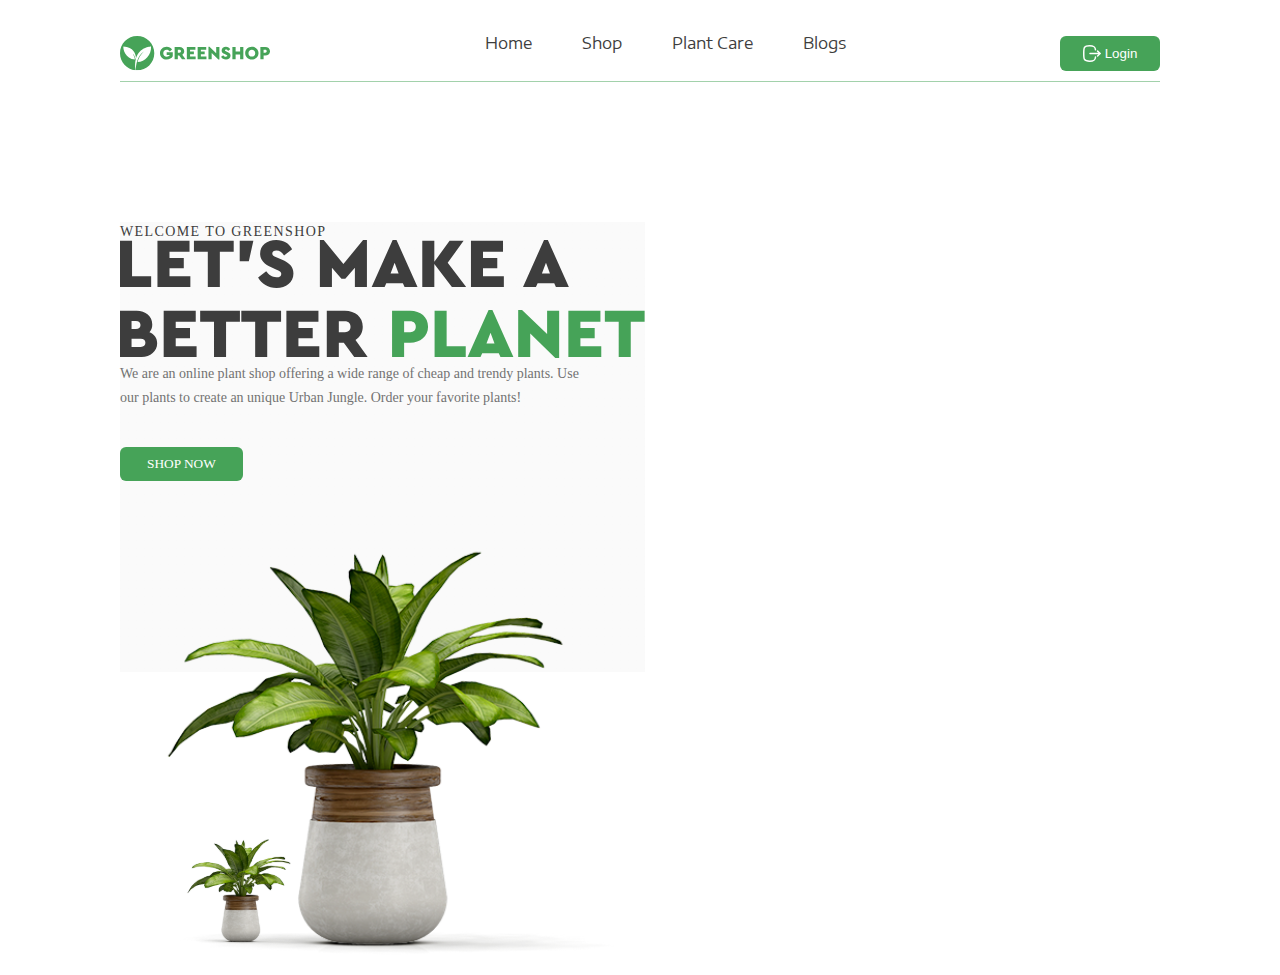
<file: menu.html>
<!DOCTYPE html>
<html lang="en">
<head>
    <meta charset="UTF-8">
    <meta name="viewport" content="width=device-width, initial-scale=1.0">
    <title>GREENSHOP - Welcome</title>
    <link rel="stylesheet" href="css/menu.css">
</head>
<body>
        <div class="container">
            <header class="header">
                <svg xmlns="http://www.w3.org/2000/svg" width="150" height="35" viewBox="0 0 150 35" fill="none">
                    <g clip-path="url(#clip0_1_1069)">
                        <path d="M17.15 0C7.67748 0 0 7.67746 0 17.15C0 26.0201 6.73548 33.3175 15.3711 34.207C14.8496 29.9134 15.0436 26.4001 15.7067 23.5135C15.3347 21.7225 14.4898 19.0703 12.5734 17.1864C12.5734 17.1864 13.8348 19.0784 14.5181 21.6214C14.5181 21.6255 14.5221 21.6295 14.5221 21.6335C14.5949 21.9044 14.6596 22.1793 14.7162 22.4623C14.7283 22.527 14.7404 22.5917 14.7526 22.6604C14.8051 22.9515 14.8536 23.2426 14.886 23.5418C5.19513 22.3532 3.12921 13.6569 3.35561 10.3781C13.665 10.9482 15.7754 17.8292 16.0827 22.0985C19.4585 11.0412 30.1843 10.4024 31.0697 10.3781C31.4538 18.8763 25.1509 25.5026 17.6149 26.0807C17.6635 25.8503 17.7201 25.6198 17.7767 25.3934C17.7928 25.3247 17.813 25.26 17.8333 25.1913C17.8777 25.0296 17.9222 24.8679 17.9748 24.7061C17.995 24.6374 18.0192 24.5646 18.0394 24.4959C18.096 24.318 18.1567 24.1442 18.2173 23.9663C18.2335 23.9259 18.2456 23.8854 18.2618 23.845C18.3386 23.6348 18.4195 23.4326 18.5003 23.2305C18.5084 23.2143 18.5125 23.1941 18.5205 23.1779C18.5205 23.1779 18.5205 23.1779 18.5246 23.1779C20.4571 18.5043 24.0229 15.4439 24.0229 15.4439C17.0247 19.4868 15.8441 29.9983 15.6582 34.2231C16.1514 34.2676 16.6446 34.2999 17.15 34.2999C26.6225 34.2999 34.3 26.6225 34.3 17.15C34.3 7.67746 26.6225 0 17.15 0Z" fill="#46A358"/>
                        <path d="M46.7037 10.7454C48.9718 10.7454 50.8235 11.7197 52.0242 13.4986L49.7764 15.4109C48.9718 14.287 47.9975 13.7048 46.6471 13.7048C44.5691 13.7048 43.2753 15.0713 43.2753 17.1534C43.2753 19.2719 44.6418 20.695 46.8372 20.695C48.0177 20.695 48.9556 20.2826 49.554 19.5912V19.0091H46.6673V16.2356H52.7762V20.133C52.194 21.1639 51.3693 21.9887 50.3019 22.6234C49.2346 23.242 48.0339 23.5614 46.7037 23.5614C42.9923 23.618 39.9237 20.7313 39.9763 17.1534C39.9197 13.5956 42.9923 10.6888 46.7037 10.7454Z" fill="#46A358"/>
                        <path d="M61.9576 23.3316L59.168 19.4908H57.8379V23.3316H54.6157V10.9684H59.4672C62.2204 10.9684 64.2459 12.6543 64.2459 15.2215C64.2459 16.7376 63.5141 17.995 62.2972 18.7429L65.5558 23.3316H61.9576ZM57.8338 16.681H59.4833C60.3809 16.681 60.963 16.0988 60.963 15.2215C60.963 14.3442 60.3809 13.7782 59.4833 13.7782H57.8338V16.681Z" fill="#46A358"/>
                        <path d="M66.8333 10.9684H75.4124V13.8712H70.0555V15.5773H73.876V18.2739H70.0555V20.4288H75.6388V23.3316H66.8333V10.9684Z" fill="#46A358"/>
                        <path d="M77.6441 10.9684H86.2231V13.8712H80.8663V15.5773H84.6868V18.2739H80.8663V20.4288H86.4495V23.3316H77.6441V10.9684Z" fill="#46A358"/>
                        <path d="M99.4192 10.9683V23.5579H98.3882L91.681 17.057V23.3315H88.4588V10.7419H89.4897L96.197 17.1499V10.9683H99.4192Z" fill="#46A358"/>
                        <path d="M103.264 19.135C103.996 20.1094 104.764 20.7279 106.017 20.7279C106.862 20.7279 107.291 20.4288 107.291 19.8264C107.291 19.2846 107.008 19.1148 106.033 18.6822L104.76 18.1203C102.718 17.2187 101.631 16.0584 101.631 14.3927C101.631 12.2014 103.43 10.7379 105.957 10.7379C107.998 10.7379 109.442 11.7123 110.19 13.2283L108.035 14.8778C107.436 13.9803 106.874 13.5679 105.993 13.5679C105.318 13.5679 104.889 13.8307 104.889 14.3563C104.889 14.8051 105.152 15.0517 105.957 15.367L107.38 15.9654C109.535 16.867 110.545 17.9505 110.545 19.6929C110.545 22.0904 108.576 23.5539 106.009 23.5539C103.782 23.5539 101.982 22.4866 101.081 20.7805L103.264 19.135Z" fill="#46A358"/>
                        <path d="M112.393 10.9684H115.615V15.4843H120.131V10.9684H123.353V23.3316H120.131V18.3871H115.615V23.3316H112.393V10.9684Z" fill="#46A358"/>
                        <path d="M131.843 10.7419C135.441 10.6651 138.607 13.6084 138.53 17.1499C138.603 20.7279 135.441 23.6145 131.843 23.5579C128.229 23.6145 125.116 20.7279 125.193 17.1499C125.116 13.6084 128.229 10.6692 131.843 10.7419ZM131.859 13.7014C129.874 13.7014 128.488 15.1083 128.488 17.1499C128.488 18.1809 128.807 19.0218 129.426 19.6606C130.044 20.2791 130.869 20.5985 131.859 20.5985C133.772 20.5985 135.231 19.2118 135.231 17.1499C135.235 15.1083 133.772 13.7014 131.859 13.7014Z" fill="#46A358"/>
                        <path d="M140.374 10.9684H145.226C147.979 10.9684 150.004 12.6543 150.004 15.2215C150.004 17.7524 147.926 19.4908 145.226 19.4908H143.596V23.3316H140.374V10.9684ZM145.242 16.681C146.139 16.681 146.721 16.0988 146.721 15.2215C146.721 14.3442 146.139 13.7782 145.242 13.7782H143.592V16.681H145.242Z" fill="#46A358"/>
                    </g>
                    <defs>
                        <clipPath id="clip0_1_1069">
                        <rect width="150" height="34.2999" fill="white"/>
                        </clipPath>
                    </defs>
                </svg>
                <div class="navigation">
                    <ul class="nav__list">
                        <li class="nav__list-item">Home</li>
                        <li class="nav__list-item">Shop</li>
                        <li class="nav__list-item">
                            Plant Care
                            <div class="navigation__burger">
                                <ul class="navigation__burger-link">
                                    <li class="navigation__burger-links">Drainage</li>
                                    <li class="navigation__burger-links">Fungicides</li>
                                    <li class="navigation__burger-links">Fertilizer</li>
                                    <li class="navigation__burger-links">Priming<span class="navigation__burger-text"></span>
                                        <div class="navigation__sublist">
                                            <ul class="navigation__sublist-links">
                                                <li class="navigation__sublist-link">Universal</li>
                                                <li class="navigation__sublist-link">For Ficus</li>
                                                <li class="navigation__sublist-link">For Cacti</li>
                                                <li class="navigation__sublist-link">For Citrus</li>
                                                <li class="navigation__sublist-link">For those in bloom</li>
                                                <li class="navigation__sublist-link">For Orchids</li>
                                            </ul>
                                        </div>
                                    </li>
                                </ul>
                            </div>
                        </li>
                        <li class="nav__list-item">Blogs</li>
                    </ul>
                </div>
                <button class="btn">
                    <svg xmlns="http://www.w3.org/2000/svg" width="18" height="17" viewBox="0 0 18 17" fill="none">
                        <path d="M17.0268 8.559H6.99268" stroke="white" stroke-width="1.5" stroke-linecap="round" stroke-linejoin="round"/>
                        <path d="M14.588 6.129L17.028 8.559L14.588 10.989" stroke="white" stroke-width="1.5" stroke-linecap="round" stroke-linejoin="round"/>
                        <path d="M12.5009 4.81667C12.2259 1.83333 11.1092 0.75 6.66752 0.75C0.750021 0.75 0.750021 2.675 0.750021 8.45833C0.750021 14.2417 0.750021 16.1667 6.66752 16.1667C11.1092 16.1667 12.2259 15.0833 12.5009 12.1" stroke="white" stroke-width="1.5" stroke-linecap="round" stroke-linejoin="round"/>
                    </svg>
                    Login
                </button>
            </header>
            <main class="main">
                    <div class="itemtxt">
                        <div class="welcome-text">WELCOME TO GREENSHOP</div>
                        <div class="lets"><svg width="525" height="118" viewBox="0 0 525 118" fill="none" xmlns="http://www.w3.org/2000/svg">
                            <path d="M4.85778e-06 47.04H31.15V36.19H12.04V0.840007H4.85778e-06V47.04ZM37.4609 47.04H70.3609V36.19H49.5009V28.14H63.7809V18.06H49.5009V11.69H69.5209V0.840007H37.4609V47.04ZM87.8013 47.04H99.8413V11.69H113.701V0.840007H73.9413V11.69H87.8013V47.04ZM119.714 21.28H128.814L133.364 0.840007H119.714V21.28ZM138.084 37.52C141.444 43.89 148.164 47.88 156.494 47.88C166.084 47.88 173.434 42.42 173.434 33.46C173.434 26.95 169.654 22.89 161.604 19.53L156.284 17.29C153.274 16.1 152.294 15.19 152.294 13.51C152.294 11.55 153.904 10.57 156.424 10.57C159.714 10.57 161.814 12.11 164.054 15.47L172.104 9.31001C169.304 3.64001 163.914 5.00679e-06 156.284 5.00679e-06C146.834 5.00679e-06 140.114 5.46001 140.114 13.65C140.114 19.88 144.174 24.22 151.804 27.58L156.564 29.68C160.204 31.29 161.254 31.92 161.254 33.95C161.254 36.19 159.644 37.31 156.494 37.31C151.804 37.31 148.934 35 146.204 31.36L138.084 37.52ZM243.073 5.00679e-06L223.403 24.01L203.733 5.00679e-06H199.883V47.04H211.923V27.72L221.443 38.85H225.293L234.883 27.65V47.04H246.923V5.00679e-06H243.073ZM284.563 47.04H297.513L276.513 5.00679e-06H272.663L251.663 47.04H264.613L266.293 43.19H282.883L284.563 47.04ZM278.613 33.53H270.563L274.623 22.82L278.613 33.53ZM346.175 47.04L327.695 22.82L343.585 0.840007H329.585L314.325 21.77V0.840007H302.285V47.04H314.325V24.01L331.895 47.04H346.175ZM350.957 47.04H383.857V36.19H362.997V28.14H377.277V18.06H362.997V11.69H383.017V0.840007H350.957V47.04ZM435.91 47.04H448.86L427.86 5.00679e-06H424.01L403.01 47.04H415.96L417.64 43.19H434.23L435.91 47.04ZM429.96 33.53H421.91L425.97 22.82L429.96 33.53ZM37.17 103.32C37.17 98 34.3 94.22 29.47 92.26C31.36 90.16 32.27 87.57 32.27 84.49C32.27 76.44 25.55 70.84 16.66 70.84H4.85778e-06V117.04H21.56C30.45 117.04 37.17 111.3 37.17 103.32ZM15.89 80.99C18.76 80.99 20.51 82.6 20.51 85.05C20.51 87.5 18.76 89.11 15.89 89.11H11.55V80.99H15.89ZM25.41 102.83C25.41 105.56 23.66 106.89 20.79 106.89H11.55V98.77H20.79C23.66 98.77 25.41 100.1 25.41 102.83ZM43.6816 117.04H76.5816V106.19H55.7216V98.14H70.0016V88.06H55.7216V81.69H75.7416V70.84H43.6816V117.04ZM94.022 117.04H106.062V81.69H119.922V70.84H80.162V81.69H94.022V117.04ZM135.174 117.04H147.214V81.69H161.074V70.84H121.314V81.69H135.174V117.04ZM166.387 117.04H199.287V106.19H178.427V98.14H192.707V88.06H178.427V81.69H198.447V70.84H166.387V117.04ZM247.667 117.04L235.487 99.89C240.037 97.09 242.767 92.4 242.767 86.73C242.767 77.14 235.207 70.84 224.917 70.84H206.787V117.04H218.827V102.69H223.797L234.227 117.04H247.667ZM218.827 81.34H224.987C228.347 81.34 230.517 83.44 230.517 86.73C230.517 90.02 228.347 92.19 224.987 92.19H218.827V81.34Z" fill="#3D3D3D"/>
                            <path d="M272.07 117.04H284.11V102.69H290.2C300.28 102.69 308.05 96.18 308.05 86.73C308.05 77.14 300.49 70.84 290.2 70.84H272.07V117.04ZM284.11 92.19V81.34H290.27C293.63 81.34 295.8 83.44 295.8 86.73C295.8 90.02 293.63 92.19 290.27 92.19H284.11ZM314.59 117.04H345.74V106.19H326.63V70.84H314.59V117.04ZM380.471 117.04H393.421L372.421 70H368.571L347.571 117.04H360.521L362.201 113.19H378.791L380.471 117.04ZM374.521 103.53H366.471L370.531 92.82L374.521 103.53ZM427.103 70.84V93.94L402.043 70H398.193V117.04H410.233V93.59L435.293 117.88H439.143V70.84H427.103ZM448.369 117.04H481.269V106.19H460.409V98.14H474.689V88.06H460.409V81.69H480.429V70.84H448.369V117.04ZM498.71 117.04H510.75V81.69H524.61V70.84H484.85V81.69H498.71V117.04Z" fill="#46A358"/>
                        </svg></div>
                        <p class="description">
                        We are an online plant shop offering a wide range of cheap and trendy plants. Use<br>our plants to create an unique Urban Jungle. Order your favorite plants!
                        </p>
                        <button class="btn-shop">
                        SHOP NOW
                        </button>
                    </div>
                    <div class="itemimg"><svg width="507" height="450" viewBox="0 0 507 450" fill="none" xmlns="http://www.w3.org/2000/svg" xmlns:xlink="http://www.w3.org/1999/xlink">
                            <rect width="507" height="450" fill="url(#pattern0_1_1065)"/>
                            <rect x="55" y="298" width="135" height="135" fill="url(#pattern1_1_1065)"/>
                            <defs>
                            <pattern id="pattern0_1_1065" patternContentUnits="objectBoundingBox" width="1" height="1">
                            <use xlink:href="#image0_1_1065" transform="matrix(0.00204339 0 0 0.00230222 0 -0.106667)"/>
                            </pattern>
                            <pattern id="pattern1_1_1065" patternContentUnits="objectBoundingBox" width="1" height="1">
                            <use xlink:href="#image0_1_1065" transform="scale(0.002)"/>
                            </pattern>
                            <image id="image0_1_1065" width="500" height="500" preserveAspectRatio="none" xlink:href="[data-uri]"/>
                            </defs>
                        </svg>
                    </div>
            </main>
        </div>
</body>
</html>
</file>
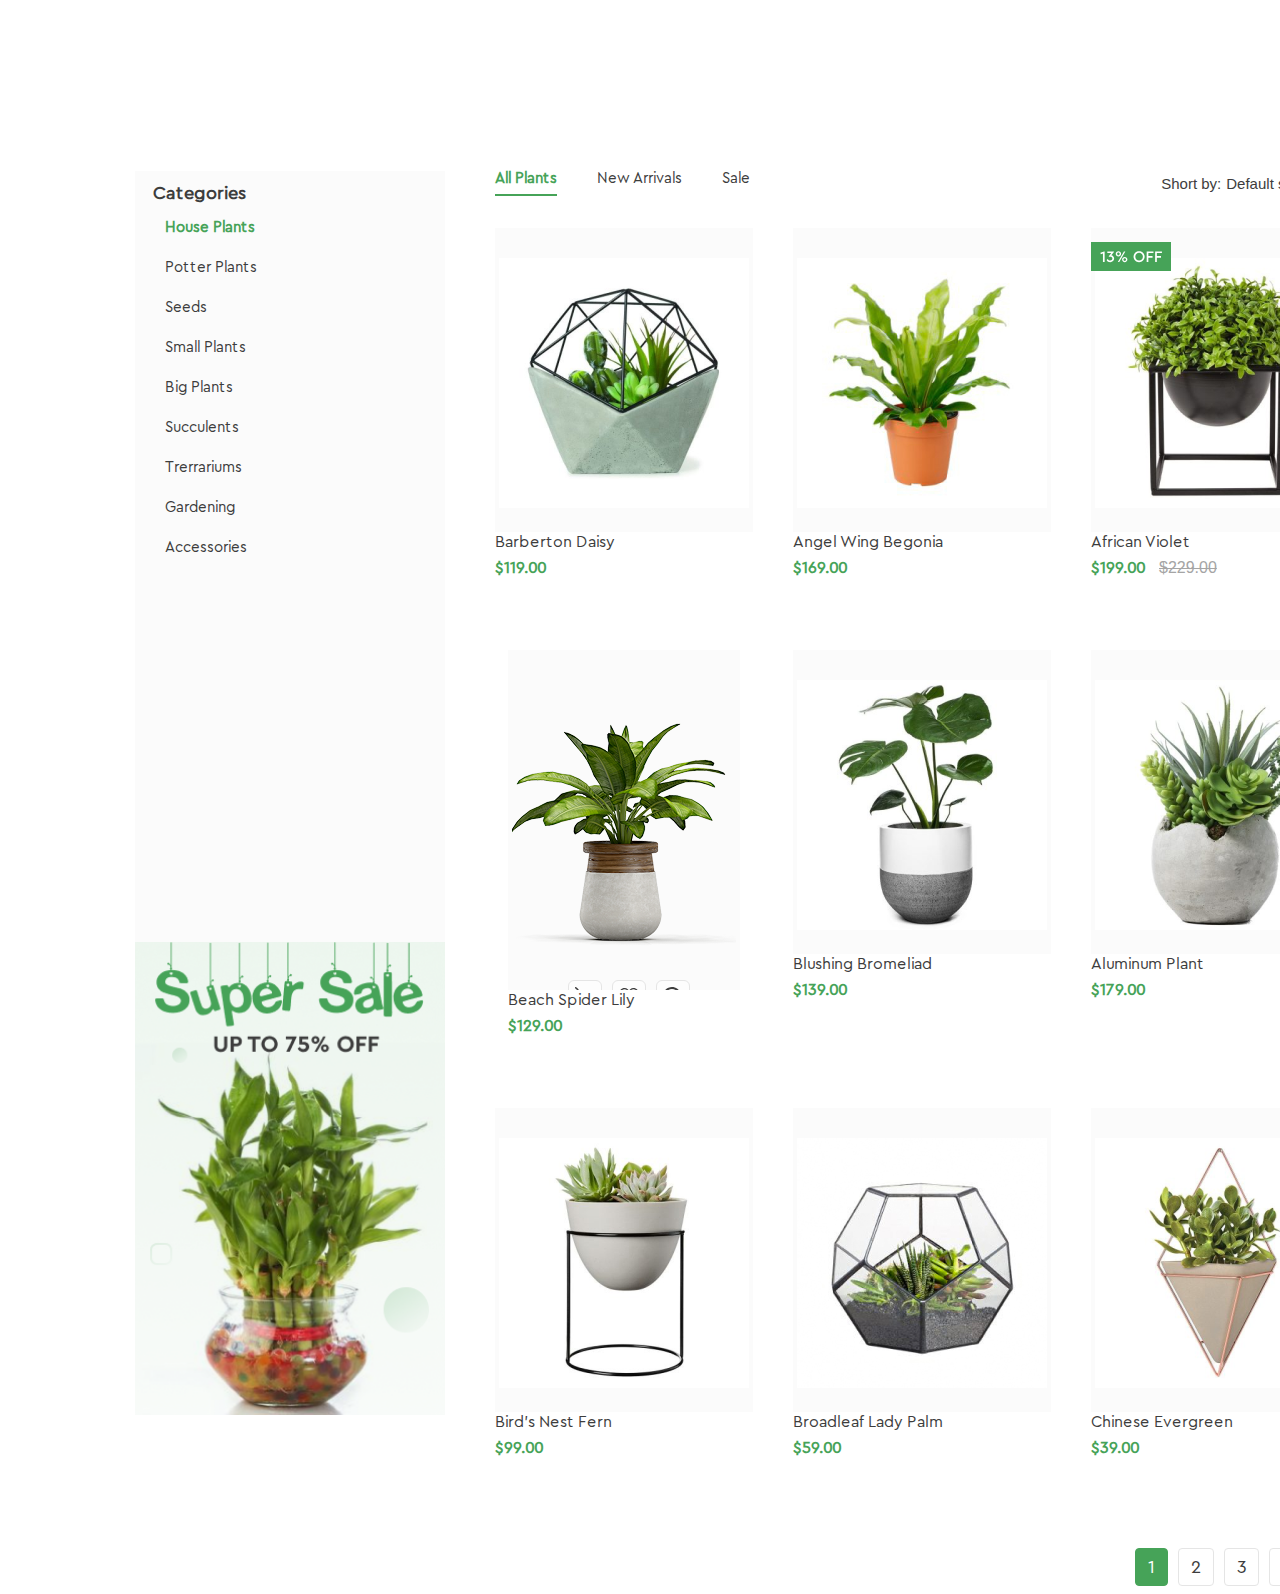
<file: position.html>
<!DOCTYPE html>
<html lang="en">
<head>
    <meta charset="UTF-8">
    <meta name="viewport" content="width=device-width, initial-scale=1.0">
    <title>Position</title>
    <link rel="stylesheet" href="css/stylepos.css">
</head>
<body>
    <div class="container">
        <div class="leftSide">
            <div class="categories">
                <h3 class="categoriesHeading">Categories</h3>
                <ul class="categoriesList">
                    <li class="categoriesListItem categoriesListItemActive">House Plants</li>
                    <li class="categoriesListItem">Potter Plants</li>
                    <li class="categoriesListItem">Seeds</li>
                    <li class="categoriesListItem">Small Plants</li>
                    <li class="categoriesListItem">Big Plants</li>
                    <li class="categoriesListItem">Succulents</li>
                    <li class="categoriesListItem">Trerrariums</li>
                    <li class="categoriesListItem">Gardening</li>
                    <li class="categoriesListItem">Accessories</li>
                </ul>
            </div>
            <img src="./imgs/Super Sale Banner.png" alt="SuperSaleBaner" width="310px">
        </div>
        <div class="rightSide">
            <div class="rsHeader">
                <ul class="tabs">
                    <li class="tabsItem tabsItemActive">All Plants</li>
                    <li class="tabsItem">New Arrivals</li>
                    <li class="tabsItem">Sale</li>
                </ul>
                <div class="sorting">
                    <span>Short by:</span>
                    <span>Default sorting</span>
                    <button>
                        <svg xmlns="http://www.w3.org/2000/svg" width="11" height="7" viewBox="0 0 11 7" fill="none">
                            <path d="M10.0833 0.75L5.41667 5.41667L0.75 0.75" stroke="#3D3D3D" stroke-width="1.5" stroke-linecap="round" stroke-linejoin="round"/>
                        </svg>
                    </button>
                </div>
            </div>
                <ul class="flowers__grid">
                    <li class="card">
                        <div class="cardimg"><img src="imgs/image 1.png" alt="Plant 1">
                            <div class="card-icons">
                                <button class="card-icons-btn">
                                    <svg xmlns="http://www.w3.org/2000/svg" width="20" height="20" viewBox="0 0 20 20" fill="none">
                                        <g clip-path="url(#clip0_2_1949)">
                                            <path d="M14.294 16.8745H8.24077C5.65655 16.8745 3.55412 14.7721 3.55412 12.1879V7.38405C3.55412 4.98175 2.35676 2.75813 0.351225 1.4358C-0.00894369 1.19834 -0.108379 0.713895 0.129078 0.353726C0.366535 -0.00648163 0.850939 -0.105956 1.21119 0.131579C2.35606 0.886442 3.28487 1.88204 3.94905 3.02832C4.09258 3.18911 5.24995 4.41584 7.14726 4.41584H16.142C18.596 4.36995 20.5168 6.83267 19.8752 9.20138L18.8397 13.3284C18.3159 15.4163 16.4466 16.8745 14.294 16.8745ZM4.91926 5.53677C5.04912 6.1367 5.11634 6.7553 5.11634 7.38405V12.1879C5.11634 13.9107 6.51796 15.3123 8.24077 15.3123H14.294C15.7291 15.3123 16.9752 14.3401 17.3245 12.9482L18.3599 8.82121C18.7412 7.41373 17.5997 5.95084 16.142 5.97806H7.14722C6.28913 5.97806 5.54224 5.79305 4.91926 5.53677ZM7.85021 19.0226C7.85021 18.4833 7.41307 18.0462 6.87383 18.0462C5.57828 18.0978 5.57942 19.9479 6.87383 19.999C7.41307 19.999 7.85021 19.5618 7.85021 19.0226ZM15.6222 19.0226C15.6222 18.4833 15.1851 18.0462 14.6459 18.0462C13.3503 18.0978 13.3514 19.9479 14.6459 19.999C15.1851 19.999 15.6222 19.5618 15.6222 19.0226ZM16.9231 8.32138C16.9231 7.88998 16.5734 7.54027 16.142 7.54027H7.45966C6.42329 7.58152 6.42407 9.0616 7.45966 9.10249H16.142C16.5734 9.10249 16.9231 8.75279 16.9231 8.32138Z" fill="#3D3D3D"/>
                                        </g>
                                        <defs>
                                            <clipPath id="clip0_2_1949">
                                            <rect width="20" height="20" fill="white"/>
                                            </clipPath>
                                        </defs>
                                    </svg>
                                </button>
                                <button class="card-icons-btn">
                                    <svg xmlns="http://www.w3.org/2000/svg" width="20" height="20" viewBox="0 0 20 20" fill="none">
                                        <path d="M10 18.8873C9.71527 18.8873 9.44077 18.7842 9.22684 18.5968C8.41888 17.8903 7.63992 17.2264 6.95267 16.6408L6.94916 16.6377C4.93423 14.9207 3.19427 13.4378 1.98364 11.9771C0.630341 10.3441 0 8.79578 0 7.10434C0 5.46097 0.563507 3.94485 1.58661 2.83508C2.62192 1.71219 4.04251 1.09375 5.58716 1.09375C6.74164 1.09375 7.79892 1.45874 8.72955 2.1785C9.19922 2.54181 9.62494 2.98645 10 3.5051C10.3752 2.98645 10.8008 2.54181 11.2706 2.1785C12.2012 1.45874 13.2585 1.09375 14.413 1.09375C15.9575 1.09375 17.3782 1.71219 18.4135 2.83508C19.4366 3.94485 20 5.46097 20 7.10434C20 8.79578 19.3698 10.3441 18.0165 11.9769C16.8059 13.4378 15.0661 14.9205 13.0515 16.6374C12.363 17.224 11.5828 17.8889 10.773 18.5971C10.5592 18.7842 10.2846 18.8873 10 18.8873ZM5.58716 2.26532C4.37363 2.26532 3.25882 2.74963 2.44781 3.62915C1.62476 4.52194 1.17142 5.75607 1.17142 7.10434C1.17142 8.52692 1.70013 9.79919 2.88559 11.2296C4.03137 12.6122 5.73563 14.0645 7.70889 15.7462L7.71255 15.7492C8.4024 16.3371 9.18442 17.0036 9.99832 17.7153C10.8171 17.0023 11.6003 16.3347 12.2916 15.7458C14.2647 14.0642 15.9688 12.6122 17.1146 11.2296C18.2999 9.79919 18.8286 8.52692 18.8286 7.10434C18.8286 5.75607 18.3752 4.52194 17.5522 3.62915C16.7413 2.74963 15.6264 2.26532 14.413 2.26532C13.524 2.26532 12.7078 2.54791 11.9872 3.10516C11.3449 3.60199 10.8975 4.23004 10.6352 4.66949C10.5003 4.89548 10.2629 5.03036 10 5.03036C9.73709 5.03036 9.49966 4.89548 9.36478 4.66949C9.10263 4.23004 8.65524 3.60199 8.01285 3.10516C7.29218 2.54791 6.47598 2.26532 5.58716 2.26532Z" fill="#3D3D3D"/>
                                    </svg>
                                </button>
                                <button class="card-icons-btn">
                                    <svg xmlns="http://www.w3.org/2000/svg" width="20" height="20" viewBox="0 0 20 20" fill="none">
                                        <g clip-path="url(#clip0_2_1953)">
                                            <path d="M14.5656 16.0023C10.5704 19.1859 4.98549 18.3049 2.02729 14.6536C-0.827886 11.1285 -0.64932 6.04314 2.44811 2.82458C5.64856 -0.50074 10.6802 -0.944658 14.3277 1.78316C15.6345 2.76027 16.6104 4.00337 17.246 5.50807C17.8853 7.02151 18.0795 8.59614 17.8578 10.2201C17.6368 11.8365 16.9918 13.2769 15.9423 14.6212C16.0272 14.6767 16.1178 14.7167 16.1827 14.7816C17.3365 15.9305 18.4859 17.0836 19.6397 18.2325C19.9132 18.5047 20.0493 18.8218 19.9682 19.204C19.8071 19.9644 18.9018 20.2579 18.3211 19.7359C18.0489 19.4918 17.7985 19.2227 17.54 18.9642C16.5923 18.0171 15.6451 17.0693 14.6973 16.1221C14.658 16.0847 14.6168 16.0497 14.5656 16.0023ZM15.9529 8.98636C15.9629 5.12659 12.8468 2.00605 8.97825 2.00043C5.12035 1.99481 2.00669 5.09037 1.98983 8.94765C1.97297 12.8168 5.08289 15.9461 8.96326 15.9642C12.8055 15.9823 15.9429 12.8499 15.9529 8.98636Z" fill="#3D3D3D"/>
                                        </g>
                                        <defs>
                                            <clipPath id="clip0_2_1953">
                                            <rect width="19.9913" height="20" fill="white"/>
                                            </clipPath>
                                        </defs>
                                    </svg>
                                </button>
                            </div>
                        </div>                                                            
                            <h4 class="card-name">Barberton Daisy</h4>
                            <p class="card-price">$119.00</p>  
                    </li>
                    <li class="card">
                        <div class="cardimg"><img src="imgs/product-21-320x320 1.png" alt="Plant 2">
                            <div class="card-icons">
                                <button class="card-icons-btn">
                                    <svg xmlns="http://www.w3.org/2000/svg" width="20" height="20" viewBox="0 0 20 20" fill="none">
                                        <g clip-path="url(#clip0_2_1949)">
                                            <path d="M14.294 16.8745H8.24077C5.65655 16.8745 3.55412 14.7721 3.55412 12.1879V7.38405C3.55412 4.98175 2.35676 2.75813 0.351225 1.4358C-0.00894369 1.19834 -0.108379 0.713895 0.129078 0.353726C0.366535 -0.00648163 0.850939 -0.105956 1.21119 0.131579C2.35606 0.886442 3.28487 1.88204 3.94905 3.02832C4.09258 3.18911 5.24995 4.41584 7.14726 4.41584H16.142C18.596 4.36995 20.5168 6.83267 19.8752 9.20138L18.8397 13.3284C18.3159 15.4163 16.4466 16.8745 14.294 16.8745ZM4.91926 5.53677C5.04912 6.1367 5.11634 6.7553 5.11634 7.38405V12.1879C5.11634 13.9107 6.51796 15.3123 8.24077 15.3123H14.294C15.7291 15.3123 16.9752 14.3401 17.3245 12.9482L18.3599 8.82121C18.7412 7.41373 17.5997 5.95084 16.142 5.97806H7.14722C6.28913 5.97806 5.54224 5.79305 4.91926 5.53677ZM7.85021 19.0226C7.85021 18.4833 7.41307 18.0462 6.87383 18.0462C5.57828 18.0978 5.57942 19.9479 6.87383 19.999C7.41307 19.999 7.85021 19.5618 7.85021 19.0226ZM15.6222 19.0226C15.6222 18.4833 15.1851 18.0462 14.6459 18.0462C13.3503 18.0978 13.3514 19.9479 14.6459 19.999C15.1851 19.999 15.6222 19.5618 15.6222 19.0226ZM16.9231 8.32138C16.9231 7.88998 16.5734 7.54027 16.142 7.54027H7.45966C6.42329 7.58152 6.42407 9.0616 7.45966 9.10249H16.142C16.5734 9.10249 16.9231 8.75279 16.9231 8.32138Z" fill="#3D3D3D"/>
                                        </g>
                                        <defs>
                                            <clipPath id="clip0_2_1949">
                                            <rect width="20" height="20" fill="white"/>
                                            </clipPath>
                                        </defs>
                                    </svg>
                                </button>
                                <button class="card-icons-btn">
                                    <svg xmlns="http://www.w3.org/2000/svg" width="20" height="20" viewBox="0 0 20 20" fill="none">
                                        <path d="M10 18.8873C9.71527 18.8873 9.44077 18.7842 9.22684 18.5968C8.41888 17.8903 7.63992 17.2264 6.95267 16.6408L6.94916 16.6377C4.93423 14.9207 3.19427 13.4378 1.98364 11.9771C0.630341 10.3441 0 8.79578 0 7.10434C0 5.46097 0.563507 3.94485 1.58661 2.83508C2.62192 1.71219 4.04251 1.09375 5.58716 1.09375C6.74164 1.09375 7.79892 1.45874 8.72955 2.1785C9.19922 2.54181 9.62494 2.98645 10 3.5051C10.3752 2.98645 10.8008 2.54181 11.2706 2.1785C12.2012 1.45874 13.2585 1.09375 14.413 1.09375C15.9575 1.09375 17.3782 1.71219 18.4135 2.83508C19.4366 3.94485 20 5.46097 20 7.10434C20 8.79578 19.3698 10.3441 18.0165 11.9769C16.8059 13.4378 15.0661 14.9205 13.0515 16.6374C12.363 17.224 11.5828 17.8889 10.773 18.5971C10.5592 18.7842 10.2846 18.8873 10 18.8873ZM5.58716 2.26532C4.37363 2.26532 3.25882 2.74963 2.44781 3.62915C1.62476 4.52194 1.17142 5.75607 1.17142 7.10434C1.17142 8.52692 1.70013 9.79919 2.88559 11.2296C4.03137 12.6122 5.73563 14.0645 7.70889 15.7462L7.71255 15.7492C8.4024 16.3371 9.18442 17.0036 9.99832 17.7153C10.8171 17.0023 11.6003 16.3347 12.2916 15.7458C14.2647 14.0642 15.9688 12.6122 17.1146 11.2296C18.2999 9.79919 18.8286 8.52692 18.8286 7.10434C18.8286 5.75607 18.3752 4.52194 17.5522 3.62915C16.7413 2.74963 15.6264 2.26532 14.413 2.26532C13.524 2.26532 12.7078 2.54791 11.9872 3.10516C11.3449 3.60199 10.8975 4.23004 10.6352 4.66949C10.5003 4.89548 10.2629 5.03036 10 5.03036C9.73709 5.03036 9.49966 4.89548 9.36478 4.66949C9.10263 4.23004 8.65524 3.60199 8.01285 3.10516C7.29218 2.54791 6.47598 2.26532 5.58716 2.26532Z" fill="#3D3D3D"/>
                                    </svg>
                                </button>
                                <button class="card-icons-btn">
                                    <svg xmlns="http://www.w3.org/2000/svg" width="20" height="20" viewBox="0 0 20 20" fill="none">
                                        <g clip-path="url(#clip0_2_1953)">
                                            <path d="M14.5656 16.0023C10.5704 19.1859 4.98549 18.3049 2.02729 14.6536C-0.827886 11.1285 -0.64932 6.04314 2.44811 2.82458C5.64856 -0.50074 10.6802 -0.944658 14.3277 1.78316C15.6345 2.76027 16.6104 4.00337 17.246 5.50807C17.8853 7.02151 18.0795 8.59614 17.8578 10.2201C17.6368 11.8365 16.9918 13.2769 15.9423 14.6212C16.0272 14.6767 16.1178 14.7167 16.1827 14.7816C17.3365 15.9305 18.4859 17.0836 19.6397 18.2325C19.9132 18.5047 20.0493 18.8218 19.9682 19.204C19.8071 19.9644 18.9018 20.2579 18.3211 19.7359C18.0489 19.4918 17.7985 19.2227 17.54 18.9642C16.5923 18.0171 15.6451 17.0693 14.6973 16.1221C14.658 16.0847 14.6168 16.0497 14.5656 16.0023ZM15.9529 8.98636C15.9629 5.12659 12.8468 2.00605 8.97825 2.00043C5.12035 1.99481 2.00669 5.09037 1.98983 8.94765C1.97297 12.8168 5.08289 15.9461 8.96326 15.9642C12.8055 15.9823 15.9429 12.8499 15.9529 8.98636Z" fill="#3D3D3D"/>
                                        </g>
                                        <defs>
                                            <clipPath id="clip0_2_1953">
                                            <rect width="19.9913" height="20" fill="white"/>
                                            </clipPath>
                                        </defs>
                                    </svg>
                                </button>
                            </div>
                        </div>                                
                            <h4 class="card-name">Angel Wing Begonia</h4>
                            <p class="card-price">$169.00</p> 
                    </li>
                    <li class="card">
                        <div class="cardimg"><img src="imgs/image 2.png" alt="Plant 3">
                            <div class="card-icons">
                                <button class="card-icons-btn">
                                    <svg xmlns="http://www.w3.org/2000/svg" width="20" height="20" viewBox="0 0 20 20" fill="none">
                                        <g clip-path="url(#clip0_2_1949)">
                                            <path d="M14.294 16.8745H8.24077C5.65655 16.8745 3.55412 14.7721 3.55412 12.1879V7.38405C3.55412 4.98175 2.35676 2.75813 0.351225 1.4358C-0.00894369 1.19834 -0.108379 0.713895 0.129078 0.353726C0.366535 -0.00648163 0.850939 -0.105956 1.21119 0.131579C2.35606 0.886442 3.28487 1.88204 3.94905 3.02832C4.09258 3.18911 5.24995 4.41584 7.14726 4.41584H16.142C18.596 4.36995 20.5168 6.83267 19.8752 9.20138L18.8397 13.3284C18.3159 15.4163 16.4466 16.8745 14.294 16.8745ZM4.91926 5.53677C5.04912 6.1367 5.11634 6.7553 5.11634 7.38405V12.1879C5.11634 13.9107 6.51796 15.3123 8.24077 15.3123H14.294C15.7291 15.3123 16.9752 14.3401 17.3245 12.9482L18.3599 8.82121C18.7412 7.41373 17.5997 5.95084 16.142 5.97806H7.14722C6.28913 5.97806 5.54224 5.79305 4.91926 5.53677ZM7.85021 19.0226C7.85021 18.4833 7.41307 18.0462 6.87383 18.0462C5.57828 18.0978 5.57942 19.9479 6.87383 19.999C7.41307 19.999 7.85021 19.5618 7.85021 19.0226ZM15.6222 19.0226C15.6222 18.4833 15.1851 18.0462 14.6459 18.0462C13.3503 18.0978 13.3514 19.9479 14.6459 19.999C15.1851 19.999 15.6222 19.5618 15.6222 19.0226ZM16.9231 8.32138C16.9231 7.88998 16.5734 7.54027 16.142 7.54027H7.45966C6.42329 7.58152 6.42407 9.0616 7.45966 9.10249H16.142C16.5734 9.10249 16.9231 8.75279 16.9231 8.32138Z" fill="#3D3D3D"/>
                                        </g>
                                        <defs>
                                            <clipPath id="clip0_2_1949">
                                            <rect width="20" height="20" fill="white"/>
                                            </clipPath>
                                        </defs>
                                    </svg>
                                </button>
                                <button class="card-icons-btn">
                                    <svg xmlns="http://www.w3.org/2000/svg" width="20" height="20" viewBox="0 0 20 20" fill="none">
                                        <path d="M10 18.8873C9.71527 18.8873 9.44077 18.7842 9.22684 18.5968C8.41888 17.8903 7.63992 17.2264 6.95267 16.6408L6.94916 16.6377C4.93423 14.9207 3.19427 13.4378 1.98364 11.9771C0.630341 10.3441 0 8.79578 0 7.10434C0 5.46097 0.563507 3.94485 1.58661 2.83508C2.62192 1.71219 4.04251 1.09375 5.58716 1.09375C6.74164 1.09375 7.79892 1.45874 8.72955 2.1785C9.19922 2.54181 9.62494 2.98645 10 3.5051C10.3752 2.98645 10.8008 2.54181 11.2706 2.1785C12.2012 1.45874 13.2585 1.09375 14.413 1.09375C15.9575 1.09375 17.3782 1.71219 18.4135 2.83508C19.4366 3.94485 20 5.46097 20 7.10434C20 8.79578 19.3698 10.3441 18.0165 11.9769C16.8059 13.4378 15.0661 14.9205 13.0515 16.6374C12.363 17.224 11.5828 17.8889 10.773 18.5971C10.5592 18.7842 10.2846 18.8873 10 18.8873ZM5.58716 2.26532C4.37363 2.26532 3.25882 2.74963 2.44781 3.62915C1.62476 4.52194 1.17142 5.75607 1.17142 7.10434C1.17142 8.52692 1.70013 9.79919 2.88559 11.2296C4.03137 12.6122 5.73563 14.0645 7.70889 15.7462L7.71255 15.7492C8.4024 16.3371 9.18442 17.0036 9.99832 17.7153C10.8171 17.0023 11.6003 16.3347 12.2916 15.7458C14.2647 14.0642 15.9688 12.6122 17.1146 11.2296C18.2999 9.79919 18.8286 8.52692 18.8286 7.10434C18.8286 5.75607 18.3752 4.52194 17.5522 3.62915C16.7413 2.74963 15.6264 2.26532 14.413 2.26532C13.524 2.26532 12.7078 2.54791 11.9872 3.10516C11.3449 3.60199 10.8975 4.23004 10.6352 4.66949C10.5003 4.89548 10.2629 5.03036 10 5.03036C9.73709 5.03036 9.49966 4.89548 9.36478 4.66949C9.10263 4.23004 8.65524 3.60199 8.01285 3.10516C7.29218 2.54791 6.47598 2.26532 5.58716 2.26532Z" fill="#3D3D3D"/>
                                    </svg>
                                </button>
                                <button class="card-icons-btn">
                                    <svg xmlns="http://www.w3.org/2000/svg" width="20" height="20" viewBox="0 0 20 20" fill="none">
                                        <g clip-path="url(#clip0_2_1953)">
                                            <path d="M14.5656 16.0023C10.5704 19.1859 4.98549 18.3049 2.02729 14.6536C-0.827886 11.1285 -0.64932 6.04314 2.44811 2.82458C5.64856 -0.50074 10.6802 -0.944658 14.3277 1.78316C15.6345 2.76027 16.6104 4.00337 17.246 5.50807C17.8853 7.02151 18.0795 8.59614 17.8578 10.2201C17.6368 11.8365 16.9918 13.2769 15.9423 14.6212C16.0272 14.6767 16.1178 14.7167 16.1827 14.7816C17.3365 15.9305 18.4859 17.0836 19.6397 18.2325C19.9132 18.5047 20.0493 18.8218 19.9682 19.204C19.8071 19.9644 18.9018 20.2579 18.3211 19.7359C18.0489 19.4918 17.7985 19.2227 17.54 18.9642C16.5923 18.0171 15.6451 17.0693 14.6973 16.1221C14.658 16.0847 14.6168 16.0497 14.5656 16.0023ZM15.9529 8.98636C15.9629 5.12659 12.8468 2.00605 8.97825 2.00043C5.12035 1.99481 2.00669 5.09037 1.98983 8.94765C1.97297 12.8168 5.08289 15.9461 8.96326 15.9642C12.8055 15.9823 15.9429 12.8499 15.9529 8.98636Z" fill="#3D3D3D"/>
                                        </g>
                                        <defs>
                                            <clipPath id="clip0_2_1953">
                                            <rect width="19.9913" height="20" fill="white"/>
                                            </clipPath>
                                        </defs>
                                    </svg>
                                </button>
                            </div>
                            <div class="card-sale">
                                <svg width="80" height="29" viewBox="0 0 80 29" fill="none" xmlns="http://www.w3.org/2000/svg">
                                <rect width="80" height="29" fill="#46A358"/>
                                <path d="M13.048 9.44L9.384 10.64L9.8 12.128L11.944 11.44V20H13.64V9.44H13.048ZM23.1384 16.608C23.1384 15.696 22.8664 14.96 22.3224 14.4C21.7784 13.84 21.1224 13.488 20.3384 13.36L22.8984 9.904V9.44H16.3224V10.992H20.2584L17.7944 14.304V14.768H18.9624C20.5144 14.768 21.3944 15.424 21.3944 16.624C21.3944 17.824 20.4984 18.624 19.2344 18.624C18.1464 18.624 17.3944 18.032 16.7544 17.056L15.5704 17.888C16.2744 19.248 17.5704 20.176 19.2824 20.176C21.3624 20.176 23.1384 18.752 23.1384 16.608ZM24.7416 11.856C24.7416 13.328 25.9416 14.464 27.4296 14.464C28.8696 14.464 30.0856 13.328 30.0856 11.856C30.0856 10.416 28.8696 9.264 27.4296 9.264C25.9416 9.264 24.7416 10.416 24.7416 11.856ZM26.8536 20H28.2616L34.3256 9.44H32.9016L26.8536 20ZM28.7576 11.856C28.7576 12.672 28.1816 13.264 27.4296 13.264C26.6456 13.264 26.1016 12.672 26.1016 11.856C26.1016 11.04 26.6616 10.448 27.4296 10.448C28.1816 10.448 28.7576 11.072 28.7576 11.856ZM31.0776 17.568C31.0776 19.008 32.2616 20.16 33.7336 20.16C35.1896 20.16 36.4056 19.008 36.4056 17.568C36.4056 16.096 35.2056 14.96 33.7336 14.96C32.2616 14.96 31.0776 16.096 31.0776 17.568ZM35.0616 17.568C35.0616 18.352 34.5016 18.96 33.7496 18.96C32.9656 18.96 32.4216 18.384 32.4216 17.568C32.4216 16.736 32.9656 16.16 33.7496 16.16C34.5016 16.16 35.0616 16.752 35.0616 17.568ZM42.5474 14.72C42.4834 17.744 45.0594 20.224 48.0834 20.176C51.0754 20.224 53.6994 17.744 53.6354 14.72C53.6994 11.696 51.0754 9.216 48.0834 9.264C45.0754 9.216 42.4994 11.696 42.5474 14.72ZM51.8914 14.704C51.8914 16.96 50.2594 18.624 48.0994 18.624C45.9074 18.624 44.3074 16.96 44.3074 14.704C44.3074 12.48 45.9074 10.816 48.0994 10.816C50.2594 10.816 51.8914 12.496 51.8914 14.704ZM55.6718 20H57.3678V15.648H61.5598V14.112H57.3678V10.96H62.4558V9.44H55.6718V20ZM64.1405 20H65.8365V15.648H70.0285V14.112H65.8365V10.96H70.9245V9.44H64.1405V20Z" fill="white"/>
                                </svg>
                            </div>     
                        </div>                                
                            <h4 class="card-name">African Violet</h4>
                            <div class="price"><p class="card-price">$199.00</p><span class="card-span">$229.00</span></div>
                    </li>
                    <li class="card">
                            <div class="cardimg"><img src="imgs/01 3.png" alt="Plant 4">
                                <div class="card-icons">
                                <button class="card-icons-btn">
                                    <svg xmlns="http://www.w3.org/2000/svg" width="20" height="20" viewBox="0 0 20 20" fill="none">
                                        <g clip-path="url(#clip0_2_1949)">
                                            <path d="M14.294 16.8745H8.24077C5.65655 16.8745 3.55412 14.7721 3.55412 12.1879V7.38405C3.55412 4.98175 2.35676 2.75813 0.351225 1.4358C-0.00894369 1.19834 -0.108379 0.713895 0.129078 0.353726C0.366535 -0.00648163 0.850939 -0.105956 1.21119 0.131579C2.35606 0.886442 3.28487 1.88204 3.94905 3.02832C4.09258 3.18911 5.24995 4.41584 7.14726 4.41584H16.142C18.596 4.36995 20.5168 6.83267 19.8752 9.20138L18.8397 13.3284C18.3159 15.4163 16.4466 16.8745 14.294 16.8745ZM4.91926 5.53677C5.04912 6.1367 5.11634 6.7553 5.11634 7.38405V12.1879C5.11634 13.9107 6.51796 15.3123 8.24077 15.3123H14.294C15.7291 15.3123 16.9752 14.3401 17.3245 12.9482L18.3599 8.82121C18.7412 7.41373 17.5997 5.95084 16.142 5.97806H7.14722C6.28913 5.97806 5.54224 5.79305 4.91926 5.53677ZM7.85021 19.0226C7.85021 18.4833 7.41307 18.0462 6.87383 18.0462C5.57828 18.0978 5.57942 19.9479 6.87383 19.999C7.41307 19.999 7.85021 19.5618 7.85021 19.0226ZM15.6222 19.0226C15.6222 18.4833 15.1851 18.0462 14.6459 18.0462C13.3503 18.0978 13.3514 19.9479 14.6459 19.999C15.1851 19.999 15.6222 19.5618 15.6222 19.0226ZM16.9231 8.32138C16.9231 7.88998 16.5734 7.54027 16.142 7.54027H7.45966C6.42329 7.58152 6.42407 9.0616 7.45966 9.10249H16.142C16.5734 9.10249 16.9231 8.75279 16.9231 8.32138Z" fill="#3D3D3D"/>
                                        </g>
                                        <defs>
                                            <clipPath id="clip0_2_1949">
                                            <rect width="20" height="20" fill="white"/>
                                            </clipPath>
                                        </defs>
                                    </svg>
                                </button>
                                <button class="card-icons-btn">
                                    <svg xmlns="http://www.w3.org/2000/svg" width="20" height="20" viewBox="0 0 20 20" fill="none">
                                        <path d="M10 18.8873C9.71527 18.8873 9.44077 18.7842 9.22684 18.5968C8.41888 17.8903 7.63992 17.2264 6.95267 16.6408L6.94916 16.6377C4.93423 14.9207 3.19427 13.4378 1.98364 11.9771C0.630341 10.3441 0 8.79578 0 7.10434C0 5.46097 0.563507 3.94485 1.58661 2.83508C2.62192 1.71219 4.04251 1.09375 5.58716 1.09375C6.74164 1.09375 7.79892 1.45874 8.72955 2.1785C9.19922 2.54181 9.62494 2.98645 10 3.5051C10.3752 2.98645 10.8008 2.54181 11.2706 2.1785C12.2012 1.45874 13.2585 1.09375 14.413 1.09375C15.9575 1.09375 17.3782 1.71219 18.4135 2.83508C19.4366 3.94485 20 5.46097 20 7.10434C20 8.79578 19.3698 10.3441 18.0165 11.9769C16.8059 13.4378 15.0661 14.9205 13.0515 16.6374C12.363 17.224 11.5828 17.8889 10.773 18.5971C10.5592 18.7842 10.2846 18.8873 10 18.8873ZM5.58716 2.26532C4.37363 2.26532 3.25882 2.74963 2.44781 3.62915C1.62476 4.52194 1.17142 5.75607 1.17142 7.10434C1.17142 8.52692 1.70013 9.79919 2.88559 11.2296C4.03137 12.6122 5.73563 14.0645 7.70889 15.7462L7.71255 15.7492C8.4024 16.3371 9.18442 17.0036 9.99832 17.7153C10.8171 17.0023 11.6003 16.3347 12.2916 15.7458C14.2647 14.0642 15.9688 12.6122 17.1146 11.2296C18.2999 9.79919 18.8286 8.52692 18.8286 7.10434C18.8286 5.75607 18.3752 4.52194 17.5522 3.62915C16.7413 2.74963 15.6264 2.26532 14.413 2.26532C13.524 2.26532 12.7078 2.54791 11.9872 3.10516C11.3449 3.60199 10.8975 4.23004 10.6352 4.66949C10.5003 4.89548 10.2629 5.03036 10 5.03036C9.73709 5.03036 9.49966 4.89548 9.36478 4.66949C9.10263 4.23004 8.65524 3.60199 8.01285 3.10516C7.29218 2.54791 6.47598 2.26532 5.58716 2.26532Z" fill="#3D3D3D"/>
                                    </svg>
                                </button>
                                <button class="card-icons-btn">
                                    <svg xmlns="http://www.w3.org/2000/svg" width="20" height="20" viewBox="0 0 20 20" fill="none">
                                        <g clip-path="url(#clip0_2_1953)">
                                            <path d="M14.5656 16.0023C10.5704 19.1859 4.98549 18.3049 2.02729 14.6536C-0.827886 11.1285 -0.64932 6.04314 2.44811 2.82458C5.64856 -0.50074 10.6802 -0.944658 14.3277 1.78316C15.6345 2.76027 16.6104 4.00337 17.246 5.50807C17.8853 7.02151 18.0795 8.59614 17.8578 10.2201C17.6368 11.8365 16.9918 13.2769 15.9423 14.6212C16.0272 14.6767 16.1178 14.7167 16.1827 14.7816C17.3365 15.9305 18.4859 17.0836 19.6397 18.2325C19.9132 18.5047 20.0493 18.8218 19.9682 19.204C19.8071 19.9644 18.9018 20.2579 18.3211 19.7359C18.0489 19.4918 17.7985 19.2227 17.54 18.9642C16.5923 18.0171 15.6451 17.0693 14.6973 16.1221C14.658 16.0847 14.6168 16.0497 14.5656 16.0023ZM15.9529 8.98636C15.9629 5.12659 12.8468 2.00605 8.97825 2.00043C5.12035 1.99481 2.00669 5.09037 1.98983 8.94765C1.97297 12.8168 5.08289 15.9461 8.96326 15.9642C12.8055 15.9823 15.9429 12.8499 15.9529 8.98636Z" fill="#3D3D3D"/>
                                        </g>
                                        <defs>
                                            <clipPath id="clip0_2_1953">
                                            <rect width="19.9913" height="20" fill="white"/>
                                            </clipPath>
                                        </defs>
                                    </svg>
                                </button>
                            </div>
                            </div>                              
                                <h4 class="card-name">Beach Spider Lily</h4>
                                <p class="card-price">$129.00</p>
                    </li>
                    <li class="card">
                        <div class="cardimg"><img src="imgs/image 7.png" alt="Plant 5">
                            <div class="card-icons">
                                <button class="card-icons-btn">
                                    <svg xmlns="http://www.w3.org/2000/svg" width="20" height="20" viewBox="0 0 20 20" fill="none">
                                        <g clip-path="url(#clip0_2_1949)">
                                            <path d="M14.294 16.8745H8.24077C5.65655 16.8745 3.55412 14.7721 3.55412 12.1879V7.38405C3.55412 4.98175 2.35676 2.75813 0.351225 1.4358C-0.00894369 1.19834 -0.108379 0.713895 0.129078 0.353726C0.366535 -0.00648163 0.850939 -0.105956 1.21119 0.131579C2.35606 0.886442 3.28487 1.88204 3.94905 3.02832C4.09258 3.18911 5.24995 4.41584 7.14726 4.41584H16.142C18.596 4.36995 20.5168 6.83267 19.8752 9.20138L18.8397 13.3284C18.3159 15.4163 16.4466 16.8745 14.294 16.8745ZM4.91926 5.53677C5.04912 6.1367 5.11634 6.7553 5.11634 7.38405V12.1879C5.11634 13.9107 6.51796 15.3123 8.24077 15.3123H14.294C15.7291 15.3123 16.9752 14.3401 17.3245 12.9482L18.3599 8.82121C18.7412 7.41373 17.5997 5.95084 16.142 5.97806H7.14722C6.28913 5.97806 5.54224 5.79305 4.91926 5.53677ZM7.85021 19.0226C7.85021 18.4833 7.41307 18.0462 6.87383 18.0462C5.57828 18.0978 5.57942 19.9479 6.87383 19.999C7.41307 19.999 7.85021 19.5618 7.85021 19.0226ZM15.6222 19.0226C15.6222 18.4833 15.1851 18.0462 14.6459 18.0462C13.3503 18.0978 13.3514 19.9479 14.6459 19.999C15.1851 19.999 15.6222 19.5618 15.6222 19.0226ZM16.9231 8.32138C16.9231 7.88998 16.5734 7.54027 16.142 7.54027H7.45966C6.42329 7.58152 6.42407 9.0616 7.45966 9.10249H16.142C16.5734 9.10249 16.9231 8.75279 16.9231 8.32138Z" fill="#3D3D3D"/>
                                        </g>
                                        <defs>
                                            <clipPath id="clip0_2_1949">
                                            <rect width="20" height="20" fill="white"/>
                                            </clipPath>
                                        </defs>
                                    </svg>
                                </button>
                                <button class="card-icons-btn">
                                    <svg xmlns="http://www.w3.org/2000/svg" width="20" height="20" viewBox="0 0 20 20" fill="none">
                                        <path d="M10 18.8873C9.71527 18.8873 9.44077 18.7842 9.22684 18.5968C8.41888 17.8903 7.63992 17.2264 6.95267 16.6408L6.94916 16.6377C4.93423 14.9207 3.19427 13.4378 1.98364 11.9771C0.630341 10.3441 0 8.79578 0 7.10434C0 5.46097 0.563507 3.94485 1.58661 2.83508C2.62192 1.71219 4.04251 1.09375 5.58716 1.09375C6.74164 1.09375 7.79892 1.45874 8.72955 2.1785C9.19922 2.54181 9.62494 2.98645 10 3.5051C10.3752 2.98645 10.8008 2.54181 11.2706 2.1785C12.2012 1.45874 13.2585 1.09375 14.413 1.09375C15.9575 1.09375 17.3782 1.71219 18.4135 2.83508C19.4366 3.94485 20 5.46097 20 7.10434C20 8.79578 19.3698 10.3441 18.0165 11.9769C16.8059 13.4378 15.0661 14.9205 13.0515 16.6374C12.363 17.224 11.5828 17.8889 10.773 18.5971C10.5592 18.7842 10.2846 18.8873 10 18.8873ZM5.58716 2.26532C4.37363 2.26532 3.25882 2.74963 2.44781 3.62915C1.62476 4.52194 1.17142 5.75607 1.17142 7.10434C1.17142 8.52692 1.70013 9.79919 2.88559 11.2296C4.03137 12.6122 5.73563 14.0645 7.70889 15.7462L7.71255 15.7492C8.4024 16.3371 9.18442 17.0036 9.99832 17.7153C10.8171 17.0023 11.6003 16.3347 12.2916 15.7458C14.2647 14.0642 15.9688 12.6122 17.1146 11.2296C18.2999 9.79919 18.8286 8.52692 18.8286 7.10434C18.8286 5.75607 18.3752 4.52194 17.5522 3.62915C16.7413 2.74963 15.6264 2.26532 14.413 2.26532C13.524 2.26532 12.7078 2.54791 11.9872 3.10516C11.3449 3.60199 10.8975 4.23004 10.6352 4.66949C10.5003 4.89548 10.2629 5.03036 10 5.03036C9.73709 5.03036 9.49966 4.89548 9.36478 4.66949C9.10263 4.23004 8.65524 3.60199 8.01285 3.10516C7.29218 2.54791 6.47598 2.26532 5.58716 2.26532Z" fill="#3D3D3D"/>
                                    </svg>
                                </button>
                                <button class="card-icons-btn">
                                    <svg xmlns="http://www.w3.org/2000/svg" width="20" height="20" viewBox="0 0 20 20" fill="none">
                                        <g clip-path="url(#clip0_2_1953)">
                                            <path d="M14.5656 16.0023C10.5704 19.1859 4.98549 18.3049 2.02729 14.6536C-0.827886 11.1285 -0.64932 6.04314 2.44811 2.82458C5.64856 -0.50074 10.6802 -0.944658 14.3277 1.78316C15.6345 2.76027 16.6104 4.00337 17.246 5.50807C17.8853 7.02151 18.0795 8.59614 17.8578 10.2201C17.6368 11.8365 16.9918 13.2769 15.9423 14.6212C16.0272 14.6767 16.1178 14.7167 16.1827 14.7816C17.3365 15.9305 18.4859 17.0836 19.6397 18.2325C19.9132 18.5047 20.0493 18.8218 19.9682 19.204C19.8071 19.9644 18.9018 20.2579 18.3211 19.7359C18.0489 19.4918 17.7985 19.2227 17.54 18.9642C16.5923 18.0171 15.6451 17.0693 14.6973 16.1221C14.658 16.0847 14.6168 16.0497 14.5656 16.0023ZM15.9529 8.98636C15.9629 5.12659 12.8468 2.00605 8.97825 2.00043C5.12035 1.99481 2.00669 5.09037 1.98983 8.94765C1.97297 12.8168 5.08289 15.9461 8.96326 15.9642C12.8055 15.9823 15.9429 12.8499 15.9529 8.98636Z" fill="#3D3D3D"/>
                                        </g>
                                        <defs>
                                            <clipPath id="clip0_2_1953">
                                            <rect width="19.9913" height="20" fill="white"/>
                                            </clipPath>
                                        </defs>
                                    </svg>
                                </button>
                            </div>
                        </div>                                
                            <h4 class="card-name">Blushing Bromeliad</h4>
                            <p class="card-price">$139.00</p>  
                    </li>
                    <li class="card">
                    <div class="cardimg">
                        <img src="imgs/image 8.png" alt="Plant 6">
                            <div class="card-icons">
                                <button class="card-icons-btn">
                                    <svg xmlns="http://www.w3.org/2000/svg" width="20" height="20" viewBox="0 0 20 20" fill="none">
                                        <g clip-path="url(#clip0_2_1949)">
                                            <path d="M14.294 16.8745H8.24077C5.65655 16.8745 3.55412 14.7721 3.55412 12.1879V7.38405C3.55412 4.98175 2.35676 2.75813 0.351225 1.4358C-0.00894369 1.19834 -0.108379 0.713895 0.129078 0.353726C0.366535 -0.00648163 0.850939 -0.105956 1.21119 0.131579C2.35606 0.886442 3.28487 1.88204 3.94905 3.02832C4.09258 3.18911 5.24995 4.41584 7.14726 4.41584H16.142C18.596 4.36995 20.5168 6.83267 19.8752 9.20138L18.8397 13.3284C18.3159 15.4163 16.4466 16.8745 14.294 16.8745ZM4.91926 5.53677C5.04912 6.1367 5.11634 6.7553 5.11634 7.38405V12.1879C5.11634 13.9107 6.51796 15.3123 8.24077 15.3123H14.294C15.7291 15.3123 16.9752 14.3401 17.3245 12.9482L18.3599 8.82121C18.7412 7.41373 17.5997 5.95084 16.142 5.97806H7.14722C6.28913 5.97806 5.54224 5.79305 4.91926 5.53677ZM7.85021 19.0226C7.85021 18.4833 7.41307 18.0462 6.87383 18.0462C5.57828 18.0978 5.57942 19.9479 6.87383 19.999C7.41307 19.999 7.85021 19.5618 7.85021 19.0226ZM15.6222 19.0226C15.6222 18.4833 15.1851 18.0462 14.6459 18.0462C13.3503 18.0978 13.3514 19.9479 14.6459 19.999C15.1851 19.999 15.6222 19.5618 15.6222 19.0226ZM16.9231 8.32138C16.9231 7.88998 16.5734 7.54027 16.142 7.54027H7.45966C6.42329 7.58152 6.42407 9.0616 7.45966 9.10249H16.142C16.5734 9.10249 16.9231 8.75279 16.9231 8.32138Z" fill="#3D3D3D"/>
                                        </g>
                                        <defs>
                                            <clipPath id="clip0_2_1949">
                                            <rect width="20" height="20" fill="white"/>
                                            </clipPath>
                                        </defs>
                                    </svg>
                                </button>
                                <button class="card-icons-btn">
                                    <svg xmlns="http://www.w3.org/2000/svg" width="20" height="20" viewBox="0 0 20 20" fill="none">
                                        <path d="M10 18.8873C9.71527 18.8873 9.44077 18.7842 9.22684 18.5968C8.41888 17.8903 7.63992 17.2264 6.95267 16.6408L6.94916 16.6377C4.93423 14.9207 3.19427 13.4378 1.98364 11.9771C0.630341 10.3441 0 8.79578 0 7.10434C0 5.46097 0.563507 3.94485 1.58661 2.83508C2.62192 1.71219 4.04251 1.09375 5.58716 1.09375C6.74164 1.09375 7.79892 1.45874 8.72955 2.1785C9.19922 2.54181 9.62494 2.98645 10 3.5051C10.3752 2.98645 10.8008 2.54181 11.2706 2.1785C12.2012 1.45874 13.2585 1.09375 14.413 1.09375C15.9575 1.09375 17.3782 1.71219 18.4135 2.83508C19.4366 3.94485 20 5.46097 20 7.10434C20 8.79578 19.3698 10.3441 18.0165 11.9769C16.8059 13.4378 15.0661 14.9205 13.0515 16.6374C12.363 17.224 11.5828 17.8889 10.773 18.5971C10.5592 18.7842 10.2846 18.8873 10 18.8873ZM5.58716 2.26532C4.37363 2.26532 3.25882 2.74963 2.44781 3.62915C1.62476 4.52194 1.17142 5.75607 1.17142 7.10434C1.17142 8.52692 1.70013 9.79919 2.88559 11.2296C4.03137 12.6122 5.73563 14.0645 7.70889 15.7462L7.71255 15.7492C8.4024 16.3371 9.18442 17.0036 9.99832 17.7153C10.8171 17.0023 11.6003 16.3347 12.2916 15.7458C14.2647 14.0642 15.9688 12.6122 17.1146 11.2296C18.2999 9.79919 18.8286 8.52692 18.8286 7.10434C18.8286 5.75607 18.3752 4.52194 17.5522 3.62915C16.7413 2.74963 15.6264 2.26532 14.413 2.26532C13.524 2.26532 12.7078 2.54791 11.9872 3.10516C11.3449 3.60199 10.8975 4.23004 10.6352 4.66949C10.5003 4.89548 10.2629 5.03036 10 5.03036C9.73709 5.03036 9.49966 4.89548 9.36478 4.66949C9.10263 4.23004 8.65524 3.60199 8.01285 3.10516C7.29218 2.54791 6.47598 2.26532 5.58716 2.26532Z" fill="#3D3D3D"/>
                                    </svg>
                                </button>
                                <button class="card-icons-btn">
                                    <svg xmlns="http://www.w3.org/2000/svg" width="20" height="20" viewBox="0 0 20 20" fill="none">
                                        <g clip-path="url(#clip0_2_1953)">
                                            <path d="M14.5656 16.0023C10.5704 19.1859 4.98549 18.3049 2.02729 14.6536C-0.827886 11.1285 -0.64932 6.04314 2.44811 2.82458C5.64856 -0.50074 10.6802 -0.944658 14.3277 1.78316C15.6345 2.76027 16.6104 4.00337 17.246 5.50807C17.8853 7.02151 18.0795 8.59614 17.8578 10.2201C17.6368 11.8365 16.9918 13.2769 15.9423 14.6212C16.0272 14.6767 16.1178 14.7167 16.1827 14.7816C17.3365 15.9305 18.4859 17.0836 19.6397 18.2325C19.9132 18.5047 20.0493 18.8218 19.9682 19.204C19.8071 19.9644 18.9018 20.2579 18.3211 19.7359C18.0489 19.4918 17.7985 19.2227 17.54 18.9642C16.5923 18.0171 15.6451 17.0693 14.6973 16.1221C14.658 16.0847 14.6168 16.0497 14.5656 16.0023ZM15.9529 8.98636C15.9629 5.12659 12.8468 2.00605 8.97825 2.00043C5.12035 1.99481 2.00669 5.09037 1.98983 8.94765C1.97297 12.8168 5.08289 15.9461 8.96326 15.9642C12.8055 15.9823 15.9429 12.8499 15.9529 8.98636Z" fill="#3D3D3D"/>
                                        </g>
                                        <defs>
                                            <clipPath id="clip0_2_1953">
                                            <rect width="19.9913" height="20" fill="white"/>
                                            </clipPath>
                                        </defs>
                                    </svg>
                                </button>
                            </div>
                    </div>                                
                    <h4 class="card-name">Aluminum Plant</h4>
                    <p class="card-price">$179.00</p>          
                    </li>
                    <li class="card">
                        <div class="cardimg"><img src="imgs/image 9.png" alt="Plant 7">
                            <div class="card-icons">
                                <button class="card-icons-btn">
                                    <svg xmlns="http://www.w3.org/2000/svg" width="20" height="20" viewBox="0 0 20 20" fill="none">
                                        <g clip-path="url(#clip0_2_1949)">
                                            <path d="M14.294 16.8745H8.24077C5.65655 16.8745 3.55412 14.7721 3.55412 12.1879V7.38405C3.55412 4.98175 2.35676 2.75813 0.351225 1.4358C-0.00894369 1.19834 -0.108379 0.713895 0.129078 0.353726C0.366535 -0.00648163 0.850939 -0.105956 1.21119 0.131579C2.35606 0.886442 3.28487 1.88204 3.94905 3.02832C4.09258 3.18911 5.24995 4.41584 7.14726 4.41584H16.142C18.596 4.36995 20.5168 6.83267 19.8752 9.20138L18.8397 13.3284C18.3159 15.4163 16.4466 16.8745 14.294 16.8745ZM4.91926 5.53677C5.04912 6.1367 5.11634 6.7553 5.11634 7.38405V12.1879C5.11634 13.9107 6.51796 15.3123 8.24077 15.3123H14.294C15.7291 15.3123 16.9752 14.3401 17.3245 12.9482L18.3599 8.82121C18.7412 7.41373 17.5997 5.95084 16.142 5.97806H7.14722C6.28913 5.97806 5.54224 5.79305 4.91926 5.53677ZM7.85021 19.0226C7.85021 18.4833 7.41307 18.0462 6.87383 18.0462C5.57828 18.0978 5.57942 19.9479 6.87383 19.999C7.41307 19.999 7.85021 19.5618 7.85021 19.0226ZM15.6222 19.0226C15.6222 18.4833 15.1851 18.0462 14.6459 18.0462C13.3503 18.0978 13.3514 19.9479 14.6459 19.999C15.1851 19.999 15.6222 19.5618 15.6222 19.0226ZM16.9231 8.32138C16.9231 7.88998 16.5734 7.54027 16.142 7.54027H7.45966C6.42329 7.58152 6.42407 9.0616 7.45966 9.10249H16.142C16.5734 9.10249 16.9231 8.75279 16.9231 8.32138Z" fill="#3D3D3D"/>
                                        </g>
                                        <defs>
                                            <clipPath id="clip0_2_1949">
                                            <rect width="20" height="20" fill="white"/>
                                            </clipPath>
                                        </defs>
                                    </svg>
                                </button>
                                <button class="card-icons-btn">
                                    <svg xmlns="http://www.w3.org/2000/svg" width="20" height="20" viewBox="0 0 20 20" fill="none">
                                        <path d="M10 18.8873C9.71527 18.8873 9.44077 18.7842 9.22684 18.5968C8.41888 17.8903 7.63992 17.2264 6.95267 16.6408L6.94916 16.6377C4.93423 14.9207 3.19427 13.4378 1.98364 11.9771C0.630341 10.3441 0 8.79578 0 7.10434C0 5.46097 0.563507 3.94485 1.58661 2.83508C2.62192 1.71219 4.04251 1.09375 5.58716 1.09375C6.74164 1.09375 7.79892 1.45874 8.72955 2.1785C9.19922 2.54181 9.62494 2.98645 10 3.5051C10.3752 2.98645 10.8008 2.54181 11.2706 2.1785C12.2012 1.45874 13.2585 1.09375 14.413 1.09375C15.9575 1.09375 17.3782 1.71219 18.4135 2.83508C19.4366 3.94485 20 5.46097 20 7.10434C20 8.79578 19.3698 10.3441 18.0165 11.9769C16.8059 13.4378 15.0661 14.9205 13.0515 16.6374C12.363 17.224 11.5828 17.8889 10.773 18.5971C10.5592 18.7842 10.2846 18.8873 10 18.8873ZM5.58716 2.26532C4.37363 2.26532 3.25882 2.74963 2.44781 3.62915C1.62476 4.52194 1.17142 5.75607 1.17142 7.10434C1.17142 8.52692 1.70013 9.79919 2.88559 11.2296C4.03137 12.6122 5.73563 14.0645 7.70889 15.7462L7.71255 15.7492C8.4024 16.3371 9.18442 17.0036 9.99832 17.7153C10.8171 17.0023 11.6003 16.3347 12.2916 15.7458C14.2647 14.0642 15.9688 12.6122 17.1146 11.2296C18.2999 9.79919 18.8286 8.52692 18.8286 7.10434C18.8286 5.75607 18.3752 4.52194 17.5522 3.62915C16.7413 2.74963 15.6264 2.26532 14.413 2.26532C13.524 2.26532 12.7078 2.54791 11.9872 3.10516C11.3449 3.60199 10.8975 4.23004 10.6352 4.66949C10.5003 4.89548 10.2629 5.03036 10 5.03036C9.73709 5.03036 9.49966 4.89548 9.36478 4.66949C9.10263 4.23004 8.65524 3.60199 8.01285 3.10516C7.29218 2.54791 6.47598 2.26532 5.58716 2.26532Z" fill="#3D3D3D"/>
                                    </svg>
                                </button>
                                <button class="card-icons-btn">
                                    <svg xmlns="http://www.w3.org/2000/svg" width="20" height="20" viewBox="0 0 20 20" fill="none">
                                        <g clip-path="url(#clip0_2_1953)">
                                            <path d="M14.5656 16.0023C10.5704 19.1859 4.98549 18.3049 2.02729 14.6536C-0.827886 11.1285 -0.64932 6.04314 2.44811 2.82458C5.64856 -0.50074 10.6802 -0.944658 14.3277 1.78316C15.6345 2.76027 16.6104 4.00337 17.246 5.50807C17.8853 7.02151 18.0795 8.59614 17.8578 10.2201C17.6368 11.8365 16.9918 13.2769 15.9423 14.6212C16.0272 14.6767 16.1178 14.7167 16.1827 14.7816C17.3365 15.9305 18.4859 17.0836 19.6397 18.2325C19.9132 18.5047 20.0493 18.8218 19.9682 19.204C19.8071 19.9644 18.9018 20.2579 18.3211 19.7359C18.0489 19.4918 17.7985 19.2227 17.54 18.9642C16.5923 18.0171 15.6451 17.0693 14.6973 16.1221C14.658 16.0847 14.6168 16.0497 14.5656 16.0023ZM15.9529 8.98636C15.9629 5.12659 12.8468 2.00605 8.97825 2.00043C5.12035 1.99481 2.00669 5.09037 1.98983 8.94765C1.97297 12.8168 5.08289 15.9461 8.96326 15.9642C12.8055 15.9823 15.9429 12.8499 15.9529 8.98636Z" fill="#3D3D3D"/>
                                        </g>
                                        <defs>
                                            <clipPath id="clip0_2_1953">
                                            <rect width="19.9913" height="20" fill="white"/>
                                            </clipPath>
                                        </defs>
                                    </svg>
                                </button>
                            </div>
                        </div>                                
                            <h4 class="card-name">Bird's Nest Fern</h4>
                            <p class="card-price">$99.00</p>
                    </li>
                    <li class="card">
                        <div class="cardimg"><img src="imgs/product-20-320x320 1.png" alt="Plant 8">
                            <div class="card-icons">
                                <button class="card-icons-btn">
                                    <svg xmlns="http://www.w3.org/2000/svg" width="20" height="20" viewBox="0 0 20 20" fill="none">
                                        <g clip-path="url(#clip0_2_1949)">
                                            <path d="M14.294 16.8745H8.24077C5.65655 16.8745 3.55412 14.7721 3.55412 12.1879V7.38405C3.55412 4.98175 2.35676 2.75813 0.351225 1.4358C-0.00894369 1.19834 -0.108379 0.713895 0.129078 0.353726C0.366535 -0.00648163 0.850939 -0.105956 1.21119 0.131579C2.35606 0.886442 3.28487 1.88204 3.94905 3.02832C4.09258 3.18911 5.24995 4.41584 7.14726 4.41584H16.142C18.596 4.36995 20.5168 6.83267 19.8752 9.20138L18.8397 13.3284C18.3159 15.4163 16.4466 16.8745 14.294 16.8745ZM4.91926 5.53677C5.04912 6.1367 5.11634 6.7553 5.11634 7.38405V12.1879C5.11634 13.9107 6.51796 15.3123 8.24077 15.3123H14.294C15.7291 15.3123 16.9752 14.3401 17.3245 12.9482L18.3599 8.82121C18.7412 7.41373 17.5997 5.95084 16.142 5.97806H7.14722C6.28913 5.97806 5.54224 5.79305 4.91926 5.53677ZM7.85021 19.0226C7.85021 18.4833 7.41307 18.0462 6.87383 18.0462C5.57828 18.0978 5.57942 19.9479 6.87383 19.999C7.41307 19.999 7.85021 19.5618 7.85021 19.0226ZM15.6222 19.0226C15.6222 18.4833 15.1851 18.0462 14.6459 18.0462C13.3503 18.0978 13.3514 19.9479 14.6459 19.999C15.1851 19.999 15.6222 19.5618 15.6222 19.0226ZM16.9231 8.32138C16.9231 7.88998 16.5734 7.54027 16.142 7.54027H7.45966C6.42329 7.58152 6.42407 9.0616 7.45966 9.10249H16.142C16.5734 9.10249 16.9231 8.75279 16.9231 8.32138Z" fill="#3D3D3D"/>
                                        </g>
                                        <defs>
                                            <clipPath id="clip0_2_1949">
                                            <rect width="20" height="20" fill="white"/>
                                            </clipPath>
                                        </defs>
                                    </svg>
                                </button>
                                <button class="card-icons-btn">
                                    <svg xmlns="http://www.w3.org/2000/svg" width="20" height="20" viewBox="0 0 20 20" fill="none">
                                        <path d="M10 18.8873C9.71527 18.8873 9.44077 18.7842 9.22684 18.5968C8.41888 17.8903 7.63992 17.2264 6.95267 16.6408L6.94916 16.6377C4.93423 14.9207 3.19427 13.4378 1.98364 11.9771C0.630341 10.3441 0 8.79578 0 7.10434C0 5.46097 0.563507 3.94485 1.58661 2.83508C2.62192 1.71219 4.04251 1.09375 5.58716 1.09375C6.74164 1.09375 7.79892 1.45874 8.72955 2.1785C9.19922 2.54181 9.62494 2.98645 10 3.5051C10.3752 2.98645 10.8008 2.54181 11.2706 2.1785C12.2012 1.45874 13.2585 1.09375 14.413 1.09375C15.9575 1.09375 17.3782 1.71219 18.4135 2.83508C19.4366 3.94485 20 5.46097 20 7.10434C20 8.79578 19.3698 10.3441 18.0165 11.9769C16.8059 13.4378 15.0661 14.9205 13.0515 16.6374C12.363 17.224 11.5828 17.8889 10.773 18.5971C10.5592 18.7842 10.2846 18.8873 10 18.8873ZM5.58716 2.26532C4.37363 2.26532 3.25882 2.74963 2.44781 3.62915C1.62476 4.52194 1.17142 5.75607 1.17142 7.10434C1.17142 8.52692 1.70013 9.79919 2.88559 11.2296C4.03137 12.6122 5.73563 14.0645 7.70889 15.7462L7.71255 15.7492C8.4024 16.3371 9.18442 17.0036 9.99832 17.7153C10.8171 17.0023 11.6003 16.3347 12.2916 15.7458C14.2647 14.0642 15.9688 12.6122 17.1146 11.2296C18.2999 9.79919 18.8286 8.52692 18.8286 7.10434C18.8286 5.75607 18.3752 4.52194 17.5522 3.62915C16.7413 2.74963 15.6264 2.26532 14.413 2.26532C13.524 2.26532 12.7078 2.54791 11.9872 3.10516C11.3449 3.60199 10.8975 4.23004 10.6352 4.66949C10.5003 4.89548 10.2629 5.03036 10 5.03036C9.73709 5.03036 9.49966 4.89548 9.36478 4.66949C9.10263 4.23004 8.65524 3.60199 8.01285 3.10516C7.29218 2.54791 6.47598 2.26532 5.58716 2.26532Z" fill="#3D3D3D"/>
                                    </svg>
                                </button>
                                <button class="card-icons-btn">
                                    <svg xmlns="http://www.w3.org/2000/svg" width="20" height="20" viewBox="0 0 20 20" fill="none">
                                        <g clip-path="url(#clip0_2_1953)">
                                            <path d="M14.5656 16.0023C10.5704 19.1859 4.98549 18.3049 2.02729 14.6536C-0.827886 11.1285 -0.64932 6.04314 2.44811 2.82458C5.64856 -0.50074 10.6802 -0.944658 14.3277 1.78316C15.6345 2.76027 16.6104 4.00337 17.246 5.50807C17.8853 7.02151 18.0795 8.59614 17.8578 10.2201C17.6368 11.8365 16.9918 13.2769 15.9423 14.6212C16.0272 14.6767 16.1178 14.7167 16.1827 14.7816C17.3365 15.9305 18.4859 17.0836 19.6397 18.2325C19.9132 18.5047 20.0493 18.8218 19.9682 19.204C19.8071 19.9644 18.9018 20.2579 18.3211 19.7359C18.0489 19.4918 17.7985 19.2227 17.54 18.9642C16.5923 18.0171 15.6451 17.0693 14.6973 16.1221C14.658 16.0847 14.6168 16.0497 14.5656 16.0023ZM15.9529 8.98636C15.9629 5.12659 12.8468 2.00605 8.97825 2.00043C5.12035 1.99481 2.00669 5.09037 1.98983 8.94765C1.97297 12.8168 5.08289 15.9461 8.96326 15.9642C12.8055 15.9823 15.9429 12.8499 15.9529 8.98636Z" fill="#3D3D3D"/>
                                        </g>
                                        <defs>
                                            <clipPath id="clip0_2_1953">
                                            <rect width="19.9913" height="20" fill="white"/>
                                            </clipPath>
                                        </defs>
                                    </svg>
                                </button>
                            </div>
                        </div>                                
                            <h4 class="card-name">Broadleaf Lady Palm</h4>
                            <p class="card-price">$59.00</p>
                    </li>
                    <li class="card">
                        <div class="cardimg"><img src="imgs/image 10.png" alt="Plant 9">
                            <div class="card-icons">
                                <button class="card-icons-btn">
                                    <svg xmlns="http://www.w3.org/2000/svg" width="20" height="20" viewBox="0 0 20 20" fill="none">
                                        <g clip-path="url(#clip0_2_1949)">
                                            <path d="M14.294 16.8745H8.24077C5.65655 16.8745 3.55412 14.7721 3.55412 12.1879V7.38405C3.55412 4.98175 2.35676 2.75813 0.351225 1.4358C-0.00894369 1.19834 -0.108379 0.713895 0.129078 0.353726C0.366535 -0.00648163 0.850939 -0.105956 1.21119 0.131579C2.35606 0.886442 3.28487 1.88204 3.94905 3.02832C4.09258 3.18911 5.24995 4.41584 7.14726 4.41584H16.142C18.596 4.36995 20.5168 6.83267 19.8752 9.20138L18.8397 13.3284C18.3159 15.4163 16.4466 16.8745 14.294 16.8745ZM4.91926 5.53677C5.04912 6.1367 5.11634 6.7553 5.11634 7.38405V12.1879C5.11634 13.9107 6.51796 15.3123 8.24077 15.3123H14.294C15.7291 15.3123 16.9752 14.3401 17.3245 12.9482L18.3599 8.82121C18.7412 7.41373 17.5997 5.95084 16.142 5.97806H7.14722C6.28913 5.97806 5.54224 5.79305 4.91926 5.53677ZM7.85021 19.0226C7.85021 18.4833 7.41307 18.0462 6.87383 18.0462C5.57828 18.0978 5.57942 19.9479 6.87383 19.999C7.41307 19.999 7.85021 19.5618 7.85021 19.0226ZM15.6222 19.0226C15.6222 18.4833 15.1851 18.0462 14.6459 18.0462C13.3503 18.0978 13.3514 19.9479 14.6459 19.999C15.1851 19.999 15.6222 19.5618 15.6222 19.0226ZM16.9231 8.32138C16.9231 7.88998 16.5734 7.54027 16.142 7.54027H7.45966C6.42329 7.58152 6.42407 9.0616 7.45966 9.10249H16.142C16.5734 9.10249 16.9231 8.75279 16.9231 8.32138Z" fill="#3D3D3D"/>
                                        </g>
                                        <defs>
                                            <clipPath id="clip0_2_1949">
                                            <rect width="20" height="20" fill="white"/>
                                            </clipPath>
                                        </defs>
                                    </svg>
                                </button>
                                <button class="card-icons-btn">
                                    <svg xmlns="http://www.w3.org/2000/svg" width="20" height="20" viewBox="0 0 20 20" fill="none">
                                        <path d="M10 18.8873C9.71527 18.8873 9.44077 18.7842 9.22684 18.5968C8.41888 17.8903 7.63992 17.2264 6.95267 16.6408L6.94916 16.6377C4.93423 14.9207 3.19427 13.4378 1.98364 11.9771C0.630341 10.3441 0 8.79578 0 7.10434C0 5.46097 0.563507 3.94485 1.58661 2.83508C2.62192 1.71219 4.04251 1.09375 5.58716 1.09375C6.74164 1.09375 7.79892 1.45874 8.72955 2.1785C9.19922 2.54181 9.62494 2.98645 10 3.5051C10.3752 2.98645 10.8008 2.54181 11.2706 2.1785C12.2012 1.45874 13.2585 1.09375 14.413 1.09375C15.9575 1.09375 17.3782 1.71219 18.4135 2.83508C19.4366 3.94485 20 5.46097 20 7.10434C20 8.79578 19.3698 10.3441 18.0165 11.9769C16.8059 13.4378 15.0661 14.9205 13.0515 16.6374C12.363 17.224 11.5828 17.8889 10.773 18.5971C10.5592 18.7842 10.2846 18.8873 10 18.8873ZM5.58716 2.26532C4.37363 2.26532 3.25882 2.74963 2.44781 3.62915C1.62476 4.52194 1.17142 5.75607 1.17142 7.10434C1.17142 8.52692 1.70013 9.79919 2.88559 11.2296C4.03137 12.6122 5.73563 14.0645 7.70889 15.7462L7.71255 15.7492C8.4024 16.3371 9.18442 17.0036 9.99832 17.7153C10.8171 17.0023 11.6003 16.3347 12.2916 15.7458C14.2647 14.0642 15.9688 12.6122 17.1146 11.2296C18.2999 9.79919 18.8286 8.52692 18.8286 7.10434C18.8286 5.75607 18.3752 4.52194 17.5522 3.62915C16.7413 2.74963 15.6264 2.26532 14.413 2.26532C13.524 2.26532 12.7078 2.54791 11.9872 3.10516C11.3449 3.60199 10.8975 4.23004 10.6352 4.66949C10.5003 4.89548 10.2629 5.03036 10 5.03036C9.73709 5.03036 9.49966 4.89548 9.36478 4.66949C9.10263 4.23004 8.65524 3.60199 8.01285 3.10516C7.29218 2.54791 6.47598 2.26532 5.58716 2.26532Z" fill="#3D3D3D"/>
                                    </svg>
                                </button>
                                <button class="card-icons-btn">
                                    <svg xmlns="http://www.w3.org/2000/svg" width="20" height="20" viewBox="0 0 20 20" fill="none">
                                        <g clip-path="url(#clip0_2_1953)">
                                            <path d="M14.5656 16.0023C10.5704 19.1859 4.98549 18.3049 2.02729 14.6536C-0.827886 11.1285 -0.64932 6.04314 2.44811 2.82458C5.64856 -0.50074 10.6802 -0.944658 14.3277 1.78316C15.6345 2.76027 16.6104 4.00337 17.246 5.50807C17.8853 7.02151 18.0795 8.59614 17.8578 10.2201C17.6368 11.8365 16.9918 13.2769 15.9423 14.6212C16.0272 14.6767 16.1178 14.7167 16.1827 14.7816C17.3365 15.9305 18.4859 17.0836 19.6397 18.2325C19.9132 18.5047 20.0493 18.8218 19.9682 19.204C19.8071 19.9644 18.9018 20.2579 18.3211 19.7359C18.0489 19.4918 17.7985 19.2227 17.54 18.9642C16.5923 18.0171 15.6451 17.0693 14.6973 16.1221C14.658 16.0847 14.6168 16.0497 14.5656 16.0023ZM15.9529 8.98636C15.9629 5.12659 12.8468 2.00605 8.97825 2.00043C5.12035 1.99481 2.00669 5.09037 1.98983 8.94765C1.97297 12.8168 5.08289 15.9461 8.96326 15.9642C12.8055 15.9823 15.9429 12.8499 15.9529 8.98636Z" fill="#3D3D3D"/>
                                        </g>
                                        <defs>
                                            <clipPath id="clip0_2_1953">
                                            <rect width="19.9913" height="20" fill="white"/>
                                            </clipPath>
                                        </defs>
                                    </svg>
                                </button>
                            </div>
                        </div>
                            <h4 class="card-name">Chinese Evergreen</h4>
                            <p class="card-price">$39.00</p>
                    </li>
                </ul>       
            <div class="rsFooter">
                <ul class="footerList">
                    <li class="footerListItem">
                        <button class="active">1</button>
                    </li>
                    <li class="footerListItem">
                        <button>2</button>
                    </li>
                    <li class="footerListItem">
                        <button>3</button>
                    </li>
                    <li class="footerListItem">
                        <button>4</button>
                    </li>
                    <li class="footerListItem">
                        <button>
                            <svg xmlns="http://www.w3.org/2000/svg" width="7" height="12" viewBox="0 0 7 12" fill="none">
                                <path d="M0.750122 0.750122C0.750122 0.750122 6.00012 3.85812 6.00012 6.00012C6.00012 8.14137 0.750122 11.2501 0.750122 11.2501" stroke="#3D3D3D" stroke-width="1.5" stroke-linecap="round" stroke-linejoin="round"/>
                            </svg>
                        </button>
                    </li>
                </ul>
            </div>
        </div>           
</div>
</body>
</html>
</file>
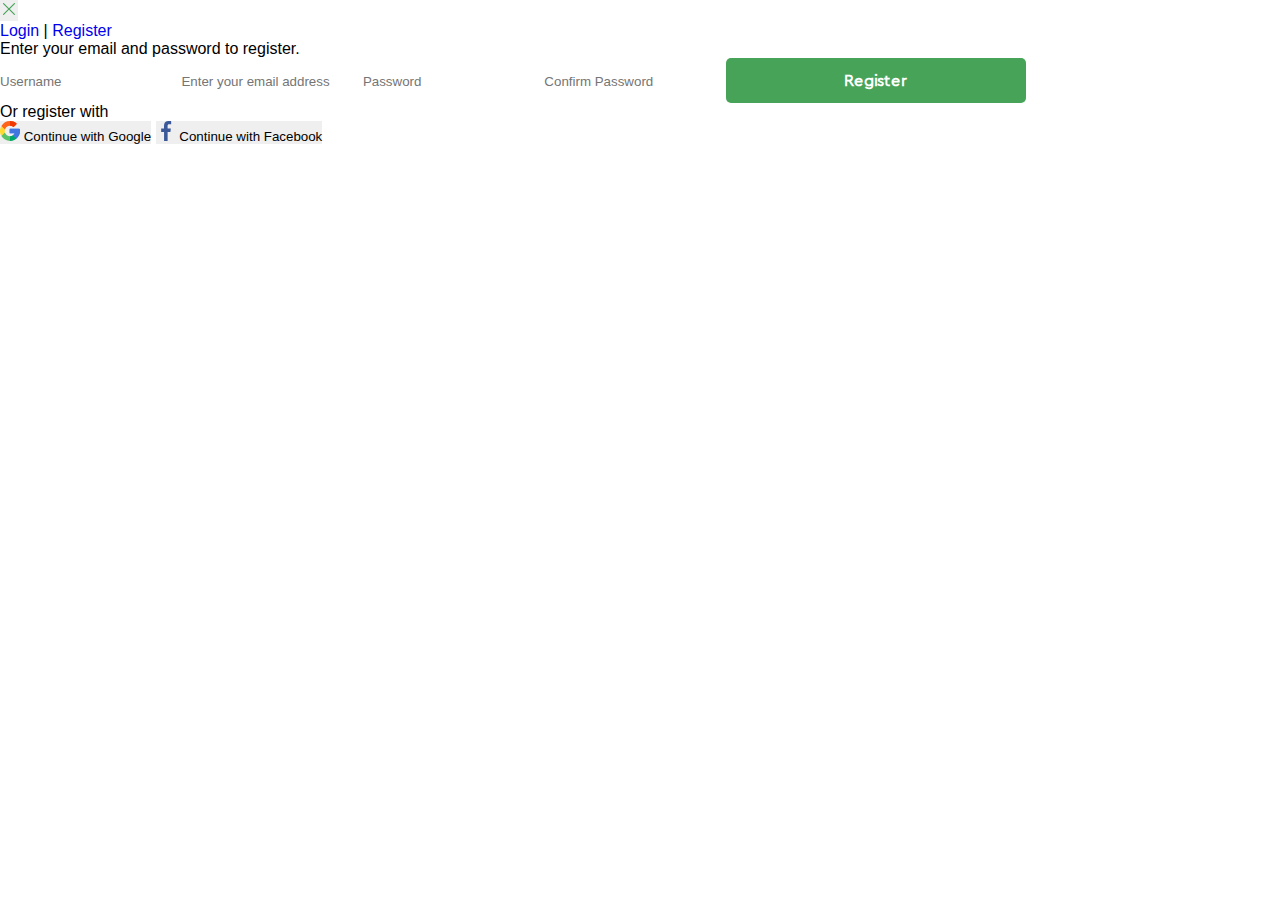
<file: registration.html>
<!DOCTYPE html>
<html lang="en">
<head>
    <meta charset="UTF-8">
    <meta name="viewport" content="width=device-width, initial-scale=1.0">
    <title>Registration</title>
    <link rel="stylesheet" href="css/style.css">
</head>
<body>
    <div class="close">
        <button class="btn-close">
            <img src="imgs/X.svg" alt>
        </button>
    </div> 
    <header class="autif-header">
        <nav class="autif-nav">
            <a href="#" class="autif-link">Login</a>
            <span class="autif-separator">|</span>
            <a href="#" class="autif-link">Register</a>
        </nav>
    </header>
    <main class="autif-main">
        <p class="autif-subtitle">Enter your email and password to register.</p>
        <form class="autif-form">
            <input type="text" class="input" placeholder="Username" required/>
            <input type="email" class="input" placeholder="Enter your email address" required/>
            <input type="password" class="input" placeholder="Password" required />
            <input type="password" class="input" placeholder="Confirm Password" required/>
            <button type="submit" class="button">Register</button>
      </form>
    </main>
    <footer class="autif-footer">
      <div class="divider">
        <p class="autif-subtitle">Or register with</p>
      </div>
        <div class="social-buttons">
            <button class="button-social">
            <img src="./imgs/Google.svg" alt="Google logo" />
            Continue with Google
            </button>
            <button class="button-social">
            <img src="./imgs/Facebook.svg" alt="Facebook logo" />
            Continue with Facebook
            </button>
        </div>
      <hr class="class"/>
    </footer>
</body>
</html>
</file>
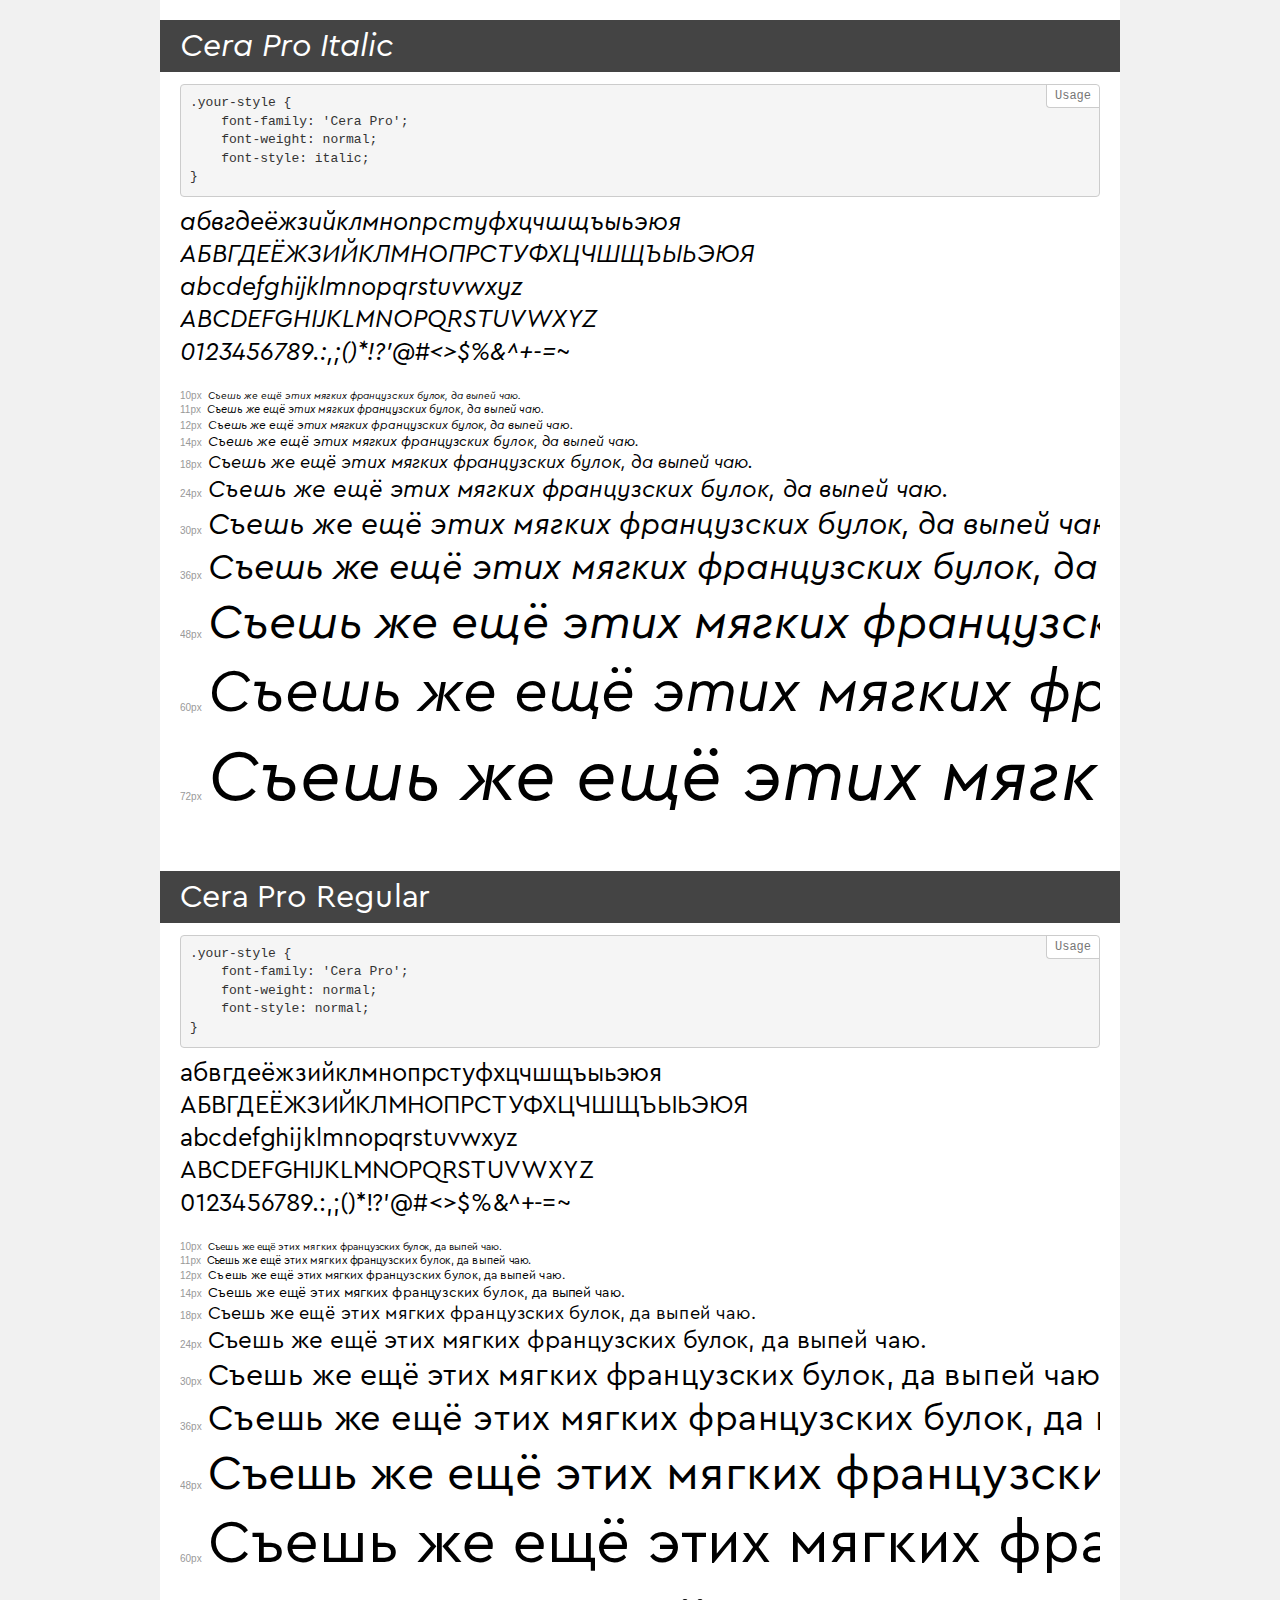
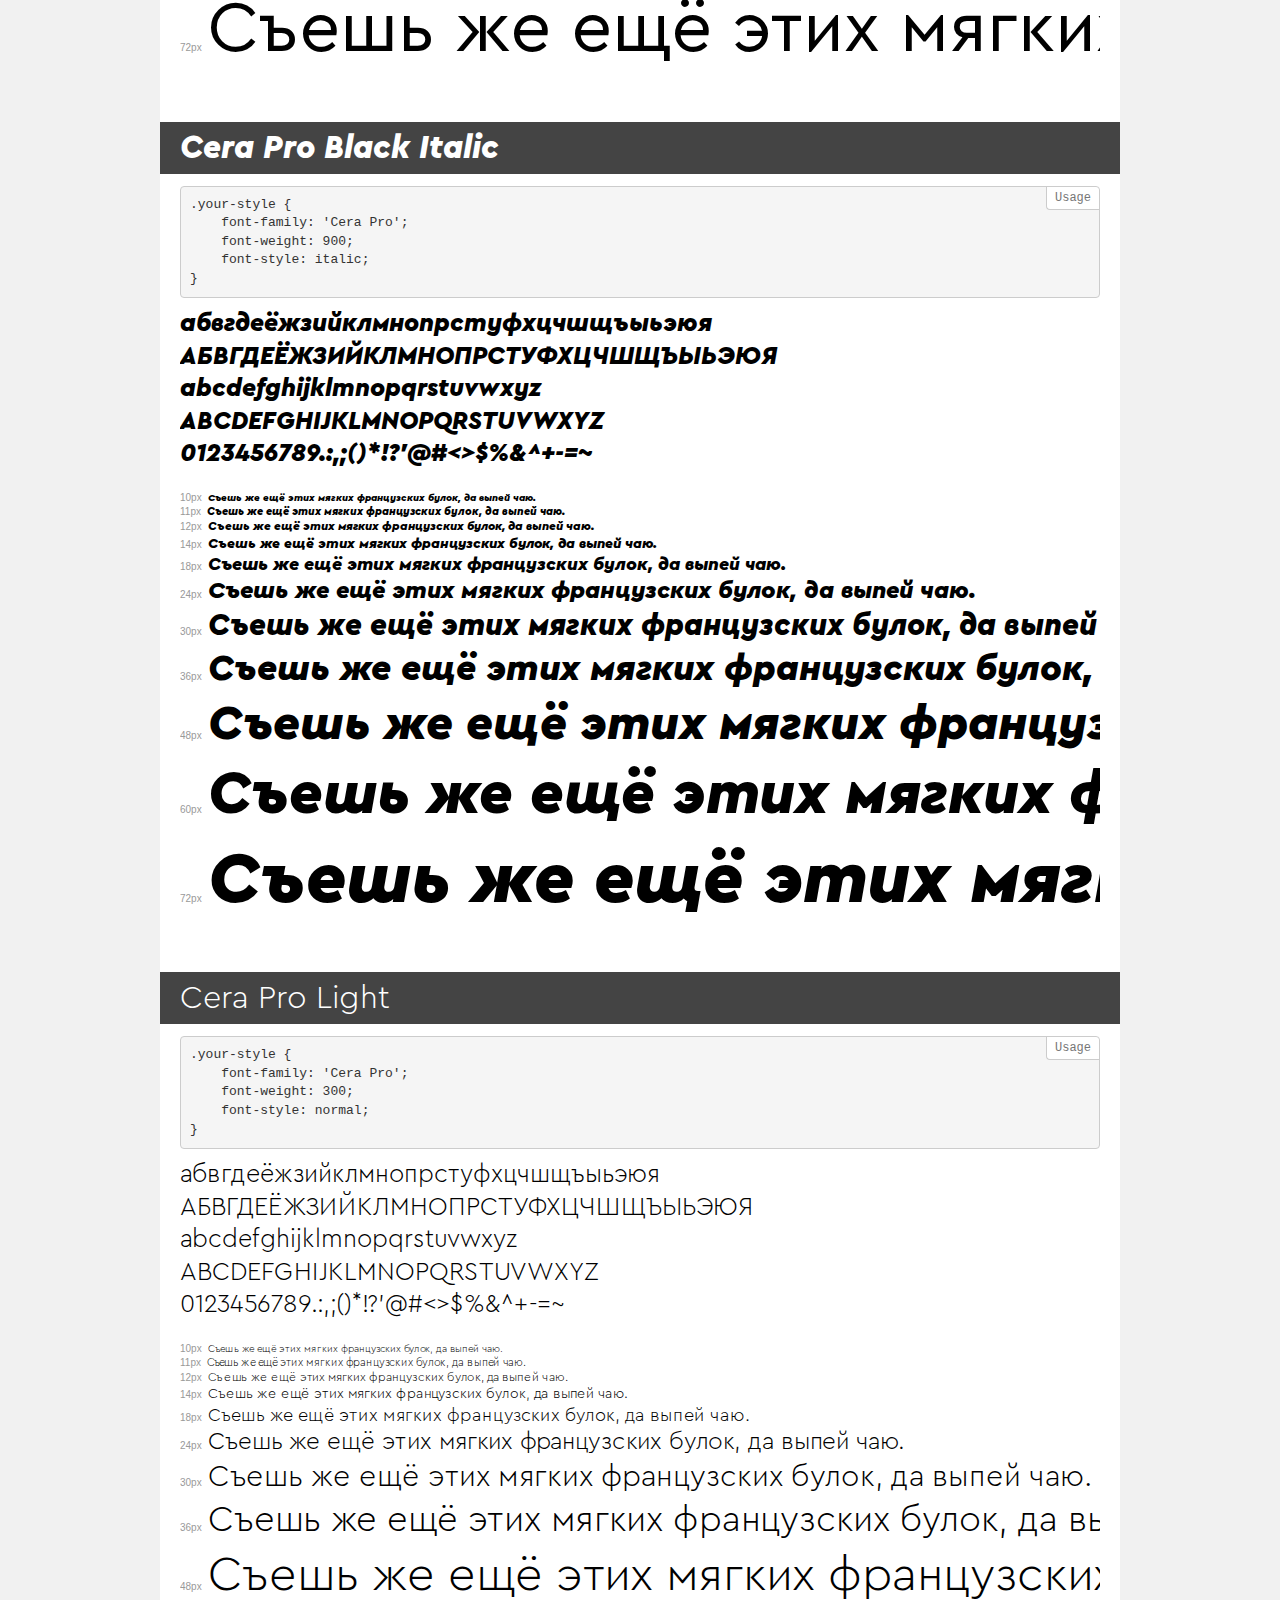
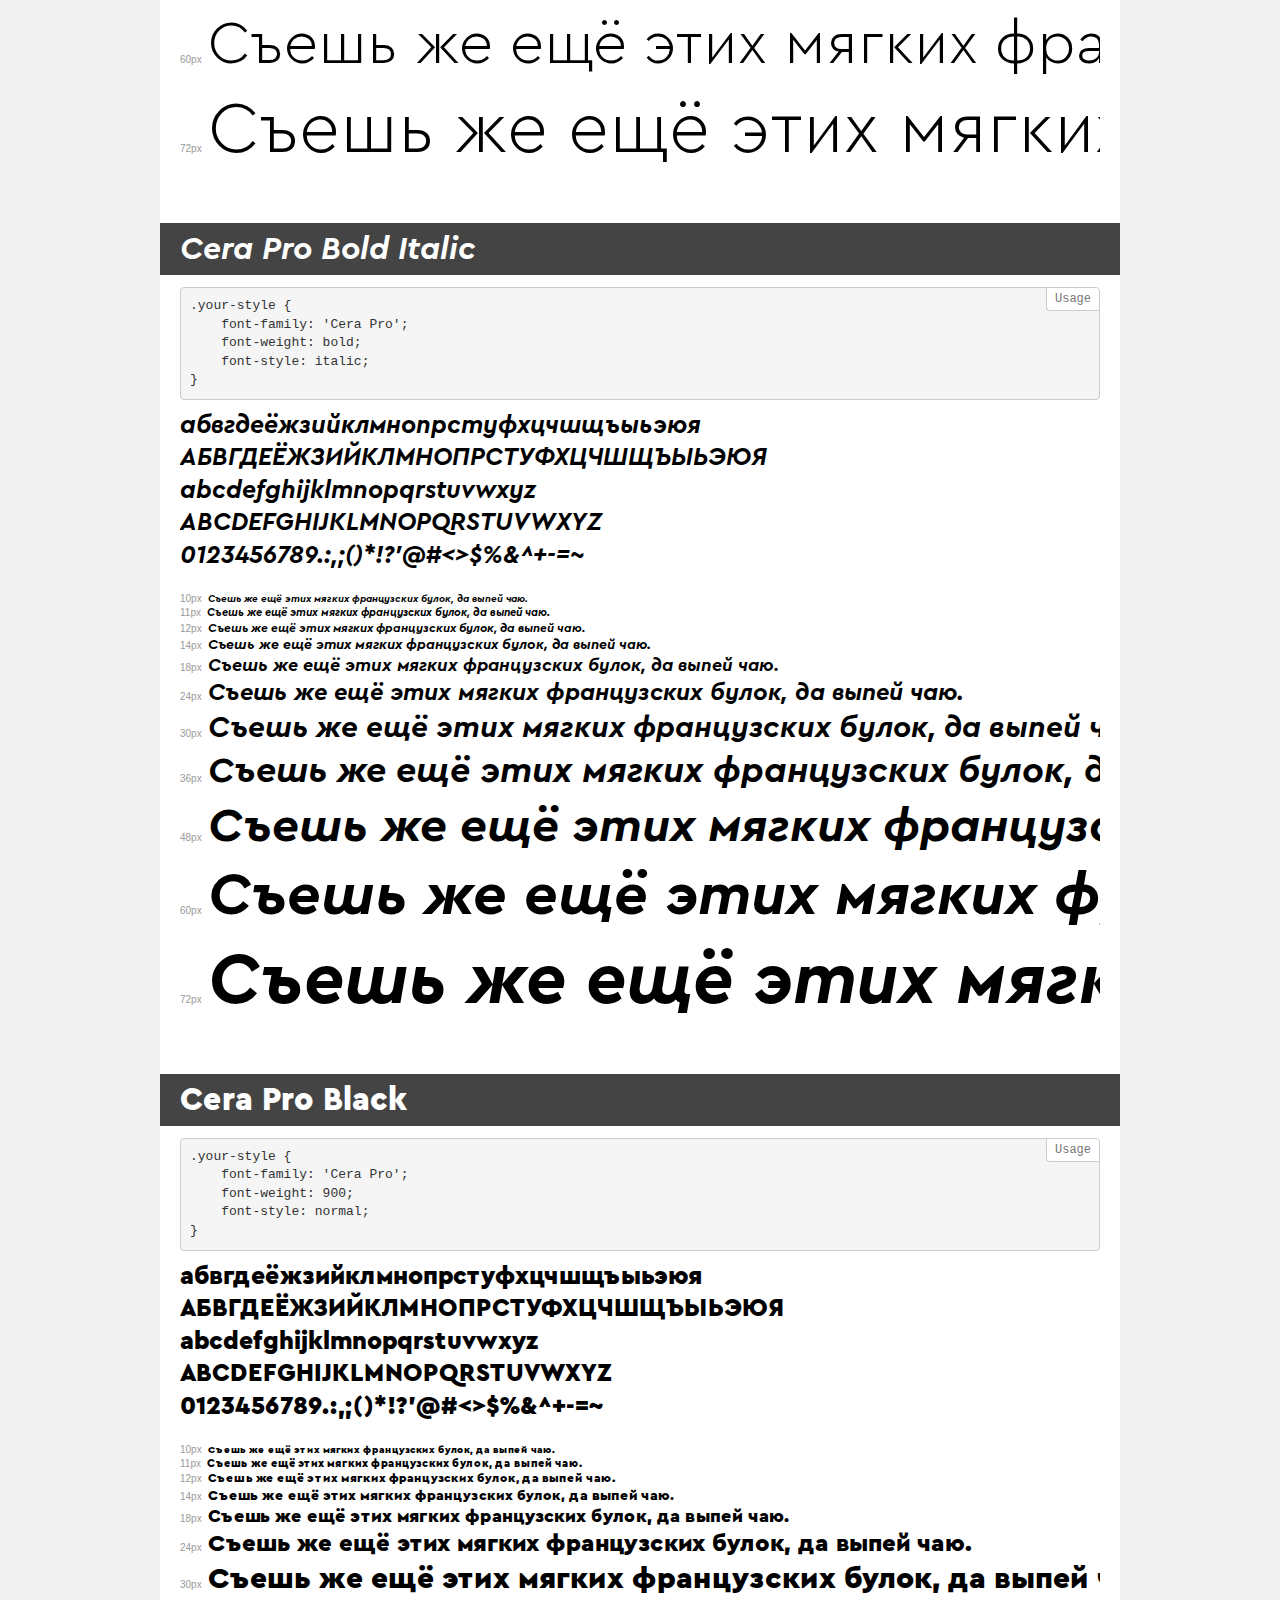
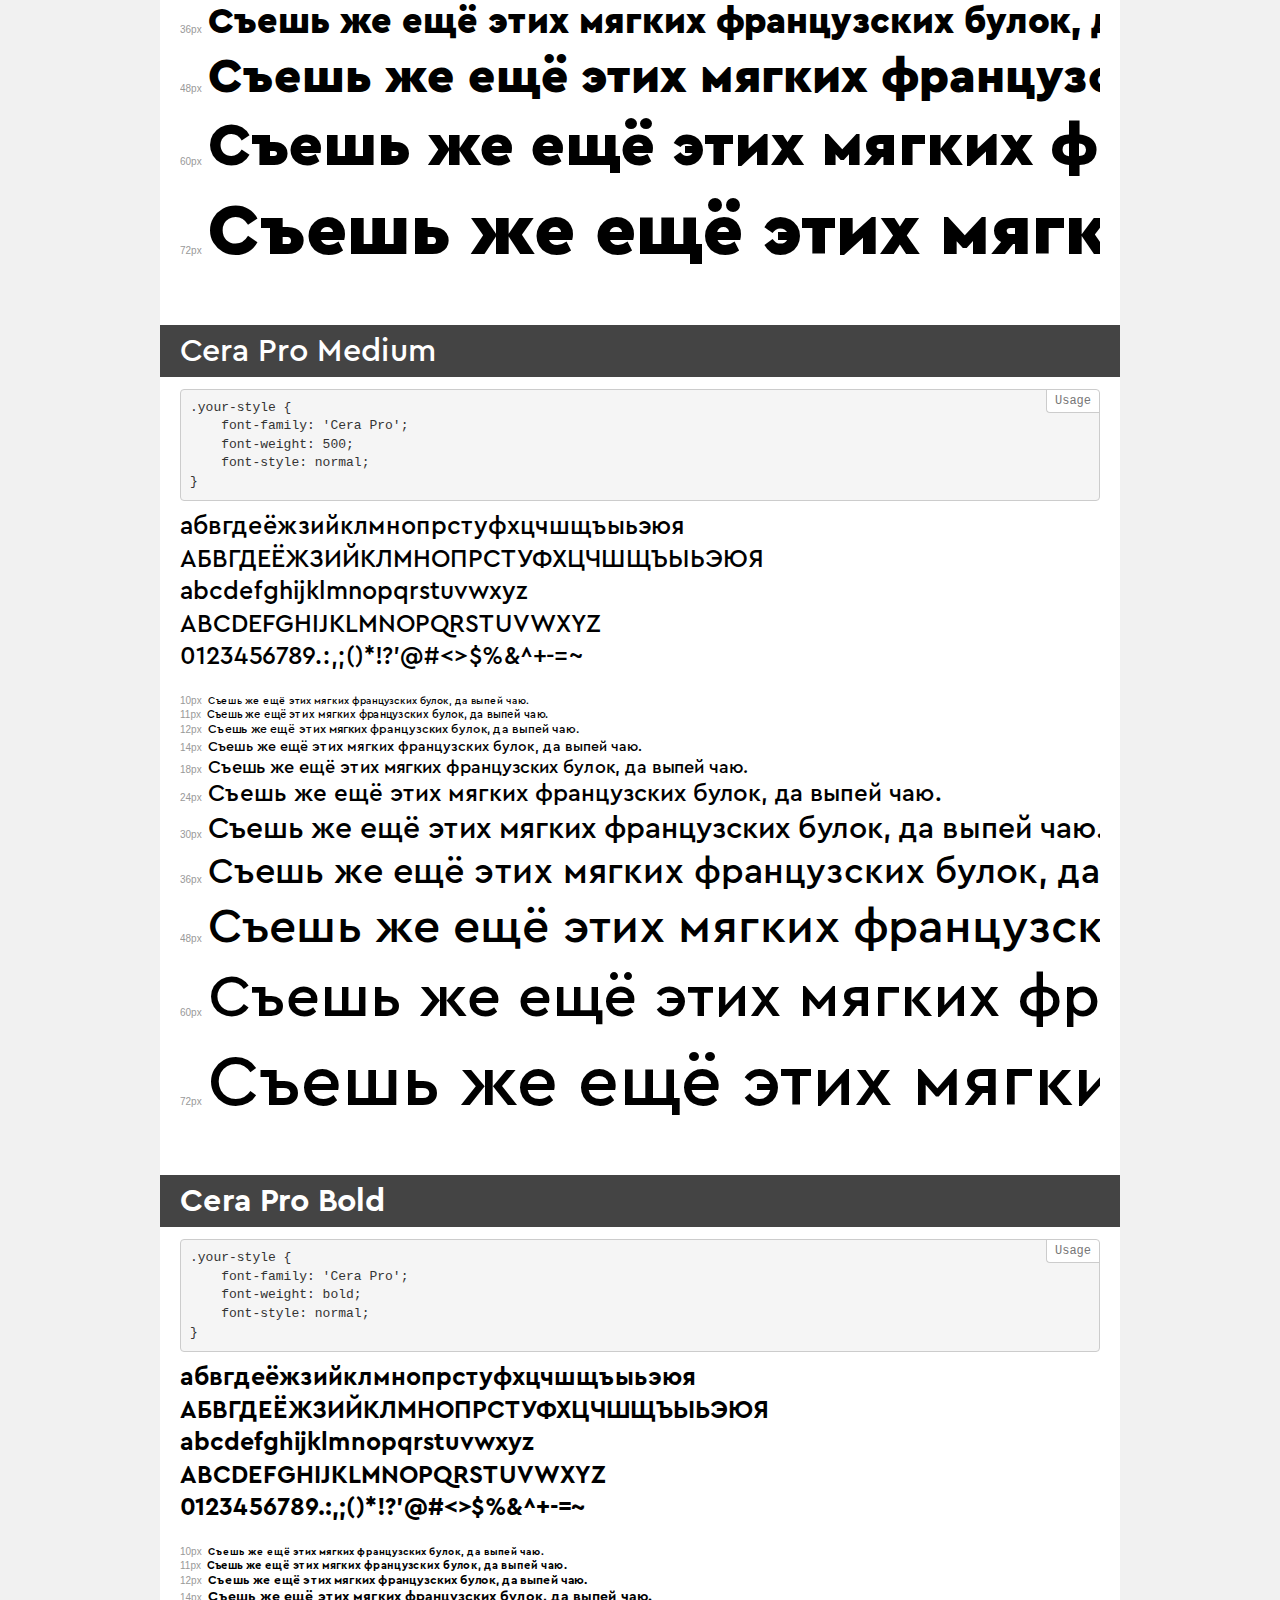
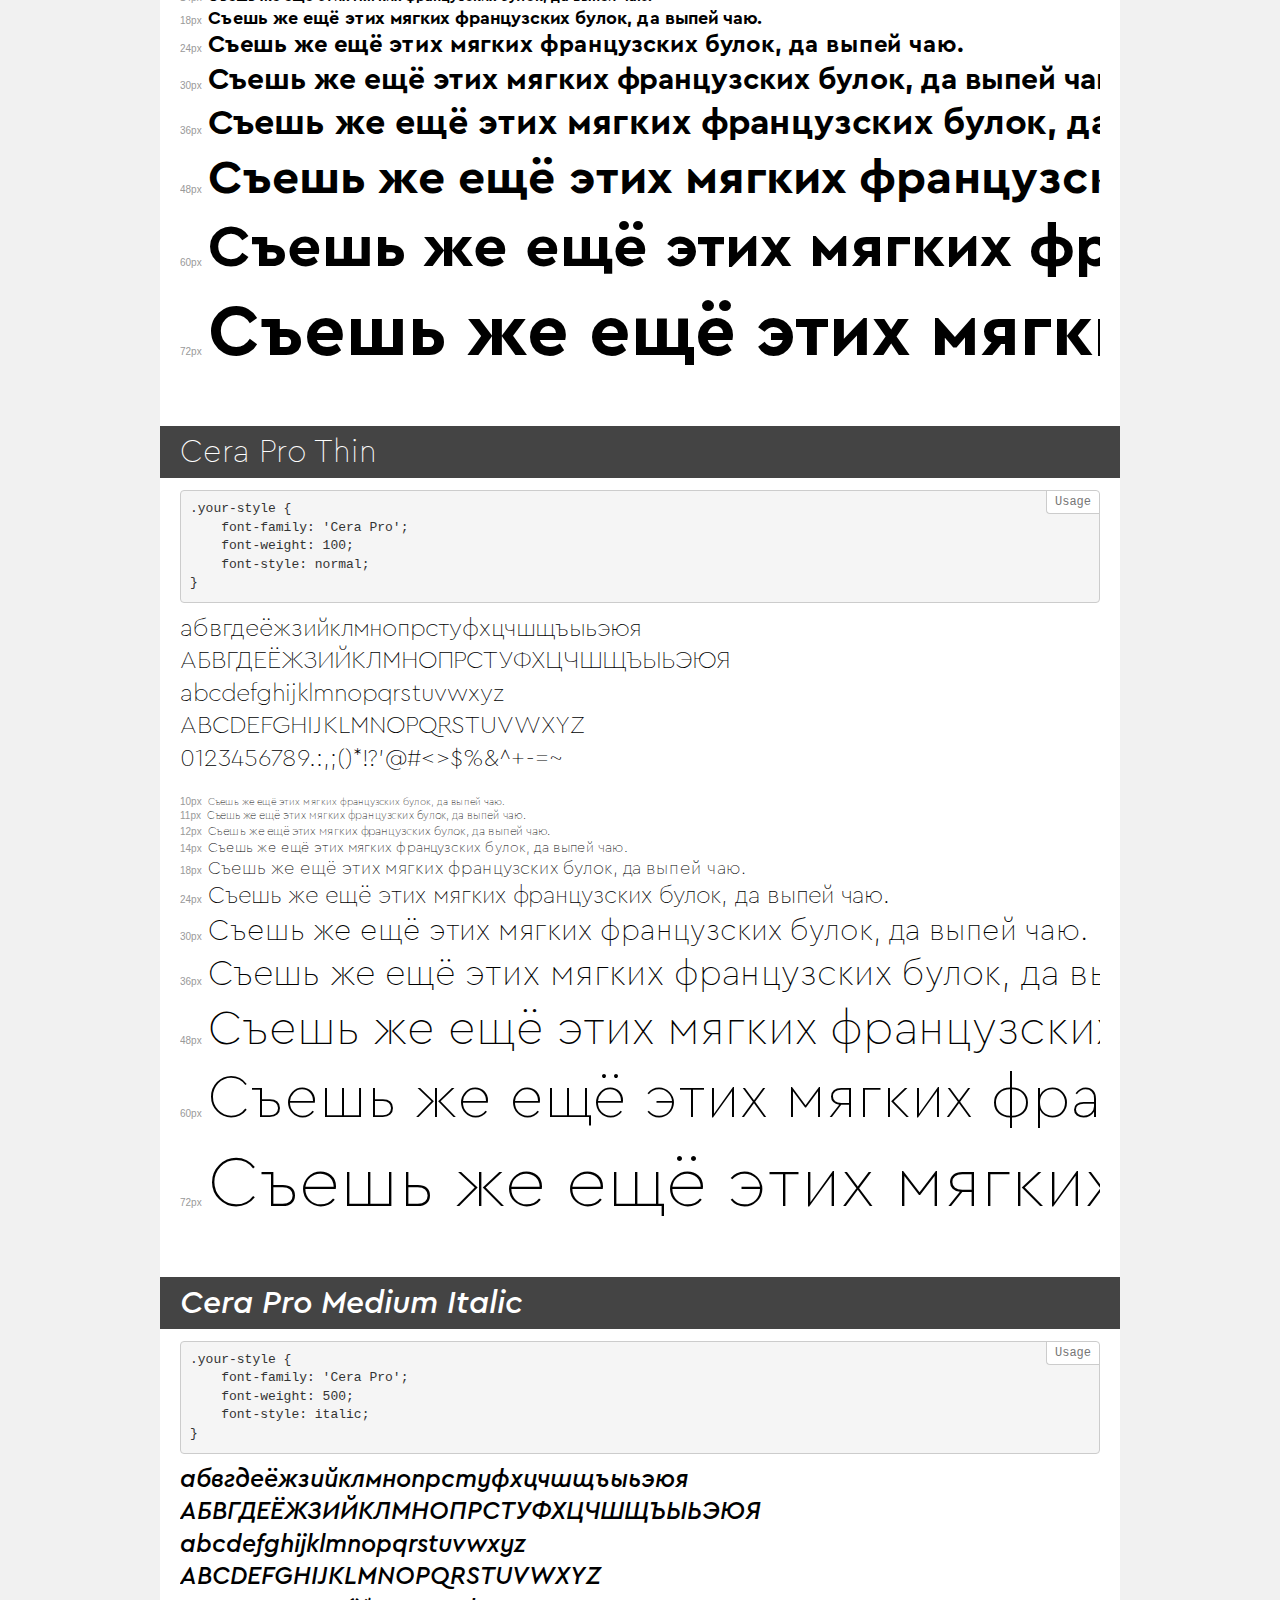
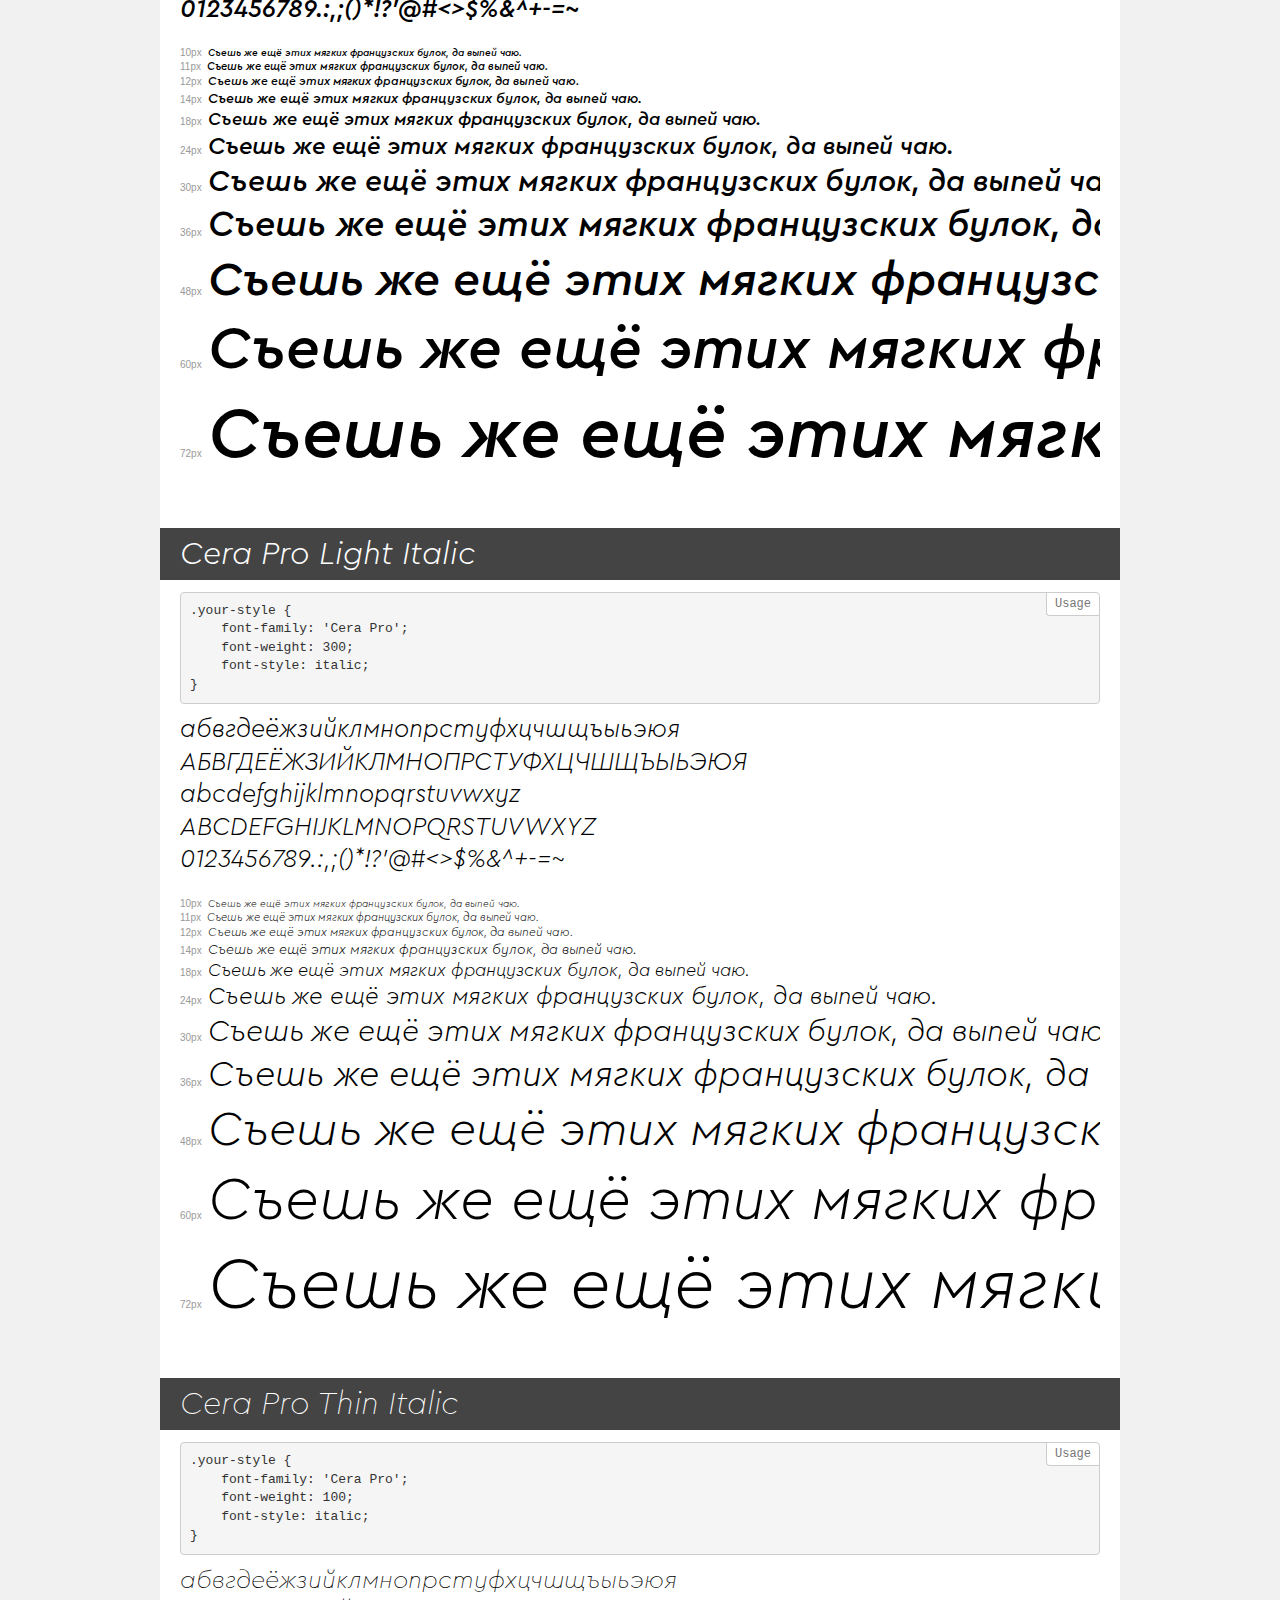
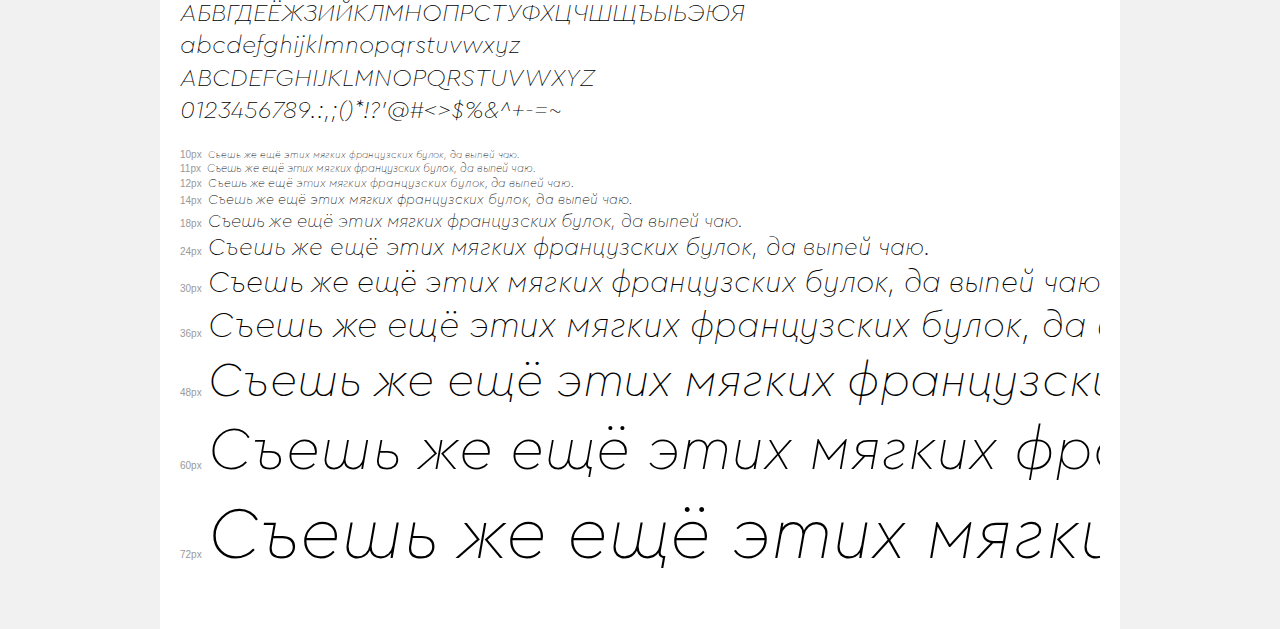
<file: fonts/demo.html>
<!DOCTYPE html>
<html>
<head>
    <meta charset="utf-8">
    <meta http-equiv="X-UA-Compatible" content="IE=edge">
    <meta name="viewport" content="width=device-width, initial-scale=1">
    <meta name="robots" content="noindex, noarchive">
    <meta name="format-detection" content="telephone=no">
    <title>Transfonter demo</title>
    <link href="stylesheet.css" rel="stylesheet">
    <style>
        /*
        http://meyerweb.com/eric/tools/css/reset/
        v2.0 | 20110126
        License: none (public domain)
        */
        html, body, div, span, applet, object, iframe,
        h1, h2, h3, h4, h5, h6, p, blockquote, pre,
        a, abbr, acronym, address, big, cite, code,
        del, dfn, em, img, ins, kbd, q, s, samp,
        small, strike, strong, sub, sup, tt, var,
        b, u, i, center,
        dl, dt, dd, ol, ul, li,
        fieldset, form, label, legend,
        table, caption, tbody, tfoot, thead, tr, th, td,
        article, aside, canvas, details, embed,
        figure, figcaption, footer, header, hgroup,
        menu, nav, output, ruby, section, summary,
        time, mark, audio, video {
            margin: 0;
            padding: 0;
            border: 0;
            font-size: 100%;
            font: inherit;
            vertical-align: baseline;
        }
        /* HTML5 display-role reset for older browsers */
        article, aside, details, figcaption, figure,
        footer, header, hgroup, menu, nav, section {
            display: block;
        }
        body {
            line-height: 1;
        }
        ol, ul {
            list-style: none;
        }
        blockquote, q {
            quotes: none;
        }
        blockquote:before, blockquote:after,
        q:before, q:after {
            content: '';
            content: none;
        }
        table {
            border-collapse: collapse;
            border-spacing: 0;
        }
        /* common styles */
        body {
            background: #f1f1f1;
            color: #000;
        }
        .page {
            background: #fff;
            width: 920px;
            margin: 0 auto;
            padding: 20px 20px 0 20px;
            overflow: hidden;
        }
        .font-container {
            overflow-x: auto;
            overflow-y: hidden;
            margin-bottom: 40px;
            line-height: 1.3;
            white-space: nowrap;
            padding-bottom: 5px;
        }
        h1 {
            position: relative;
            background: #444;
            font-size: 32px;
            color: #fff;
            padding: 10px 20px;
            margin: 0 -20px 12px -20px;
        }
        .letters {
            font-size: 25px;
            margin-bottom: 20px;
        }
        .s10:before {
            content: '10px';
        }
        .s11:before {
            content: '11px';
        }
        .s12:before {
            content: '12px';
        }
        .s14:before {
            content: '14px';
        }
        .s18:before {
            content: '18px';
        }
        .s24:before {
            content: '24px';
        }
        .s30:before {
            content: '30px';
        }
        .s36:before {
            content: '36px';
        }
        .s48:before {
            content: '48px';
        }
        .s60:before {
            content: '60px';
        }
        .s72:before {
            content: '72px';
        }
        .s10:before, .s11:before, .s12:before, .s14:before,
        .s18:before, .s24:before, .s30:before, .s36:before,
        .s48:before, .s60:before, .s72:before {
            font-family: Arial, sans-serif;
            font-size: 10px;
            font-weight: normal;
            font-style: normal;
            color: #999;
            padding-right: 6px;
        }
        pre {
            display: block;
            position: relative;
            padding: 9px;
            margin: 0 0 10px;
            font-family: Monaco, Menlo, Consolas, "Courier New", monospace !important;
            font-size: 13px;
            line-height: 1.428571429;
            color: #333;
            font-weight: normal !important;
            font-style: normal !important;
            background-color: #f5f5f5;
            border: 1px solid #ccc;
            overflow-x: auto;
            border-radius: 4px;
        }
        pre:after {
            display: block;
            position: absolute;
            right: 0;
            top: 0;
            content: 'Usage';
            line-height: 1;
            padding: 5px 8px;
            font-size: 12px;
            color: #767676;
            background-color: #fff;
            border: 1px solid #ccc;
            border-right: none;
            border-top: none;
            border-radius: 0 4px 0 4px;
            z-index: 10;
        }
        /* responsive */
        @media (max-width: 959px) {
            .page {
                width: auto;
                margin: 0;
            }
        }
    </style>
</head>
<body>
<div class="page">
    <div class="demo" style="font-family: 'Cera Pro'; font-weight: normal; font-style: italic;">
        <h1>Cera Pro Italic</h1>
        <pre>.your-style {
    font-family: 'Cera Pro';
    font-weight: normal;
    font-style: italic;
}</pre>
        <div class="font-container">
            <p class="letters">
                абвгдеёжзийклмнопрстуфхцчшщъыьэюя<br>
АБВГДЕЁЖЗИЙКЛМНОПРСТУФХЦЧШЩЪЫЬЭЮЯ<br>
abcdefghijklmnopqrstuvwxyz<br>
ABCDEFGHIJKLMNOPQRSTUVWXYZ<br>
                0123456789.:,;()*!?'@#<>$%&^+-=~
            </p>
            <p class="s10" style="font-size: 10px;">Съешь же ещё этих мягких французских булок, да выпей чаю.</p>
            <p class="s11" style="font-size: 11px;">Съешь же ещё этих мягких французских булок, да выпей чаю.</p>
            <p class="s12" style="font-size: 12px;">Съешь же ещё этих мягких французских булок, да выпей чаю.</p>
            <p class="s14" style="font-size: 14px;">Съешь же ещё этих мягких французских булок, да выпей чаю.</p>
            <p class="s18" style="font-size: 18px;">Съешь же ещё этих мягких французских булок, да выпей чаю.</p>
            <p class="s24" style="font-size: 24px;">Съешь же ещё этих мягких французских булок, да выпей чаю.</p>
            <p class="s30" style="font-size: 30px;">Съешь же ещё этих мягких французских булок, да выпей чаю.</p>
            <p class="s36" style="font-size: 36px;">Съешь же ещё этих мягких французских булок, да выпей чаю.</p>
            <p class="s48" style="font-size: 48px;">Съешь же ещё этих мягких французских булок, да выпей чаю.</p>
            <p class="s60" style="font-size: 60px;">Съешь же ещё этих мягких французских булок, да выпей чаю.</p>
            <p class="s72" style="font-size: 72px;">Съешь же ещё этих мягких французских булок, да выпей чаю.</p>
        </div>
    </div>
    <div class="demo" style="font-family: 'Cera Pro'; font-weight: normal; font-style: normal;">
        <h1>Cera Pro Regular</h1>
        <pre>.your-style {
    font-family: 'Cera Pro';
    font-weight: normal;
    font-style: normal;
}</pre>
        <div class="font-container">
            <p class="letters">
                абвгдеёжзийклмнопрстуфхцчшщъыьэюя<br>
АБВГДЕЁЖЗИЙКЛМНОПРСТУФХЦЧШЩЪЫЬЭЮЯ<br>
abcdefghijklmnopqrstuvwxyz<br>
ABCDEFGHIJKLMNOPQRSTUVWXYZ<br>
                0123456789.:,;()*!?'@#<>$%&^+-=~
            </p>
            <p class="s10" style="font-size: 10px;">Съешь же ещё этих мягких французских булок, да выпей чаю.</p>
            <p class="s11" style="font-size: 11px;">Съешь же ещё этих мягких французских булок, да выпей чаю.</p>
            <p class="s12" style="font-size: 12px;">Съешь же ещё этих мягких французских булок, да выпей чаю.</p>
            <p class="s14" style="font-size: 14px;">Съешь же ещё этих мягких французских булок, да выпей чаю.</p>
            <p class="s18" style="font-size: 18px;">Съешь же ещё этих мягких французских булок, да выпей чаю.</p>
            <p class="s24" style="font-size: 24px;">Съешь же ещё этих мягких французских булок, да выпей чаю.</p>
            <p class="s30" style="font-size: 30px;">Съешь же ещё этих мягких французских булок, да выпей чаю.</p>
            <p class="s36" style="font-size: 36px;">Съешь же ещё этих мягких французских булок, да выпей чаю.</p>
            <p class="s48" style="font-size: 48px;">Съешь же ещё этих мягких французских булок, да выпей чаю.</p>
            <p class="s60" style="font-size: 60px;">Съешь же ещё этих мягких французских булок, да выпей чаю.</p>
            <p class="s72" style="font-size: 72px;">Съешь же ещё этих мягких французских булок, да выпей чаю.</p>
        </div>
    </div>
    <div class="demo" style="font-family: 'Cera Pro'; font-weight: 900; font-style: italic;">
        <h1>Cera Pro Black Italic</h1>
        <pre>.your-style {
    font-family: 'Cera Pro';
    font-weight: 900;
    font-style: italic;
}</pre>
        <div class="font-container">
            <p class="letters">
                абвгдеёжзийклмнопрстуфхцчшщъыьэюя<br>
АБВГДЕЁЖЗИЙКЛМНОПРСТУФХЦЧШЩЪЫЬЭЮЯ<br>
abcdefghijklmnopqrstuvwxyz<br>
ABCDEFGHIJKLMNOPQRSTUVWXYZ<br>
                0123456789.:,;()*!?'@#<>$%&^+-=~
            </p>
            <p class="s10" style="font-size: 10px;">Съешь же ещё этих мягких французских булок, да выпей чаю.</p>
            <p class="s11" style="font-size: 11px;">Съешь же ещё этих мягких французских булок, да выпей чаю.</p>
            <p class="s12" style="font-size: 12px;">Съешь же ещё этих мягких французских булок, да выпей чаю.</p>
            <p class="s14" style="font-size: 14px;">Съешь же ещё этих мягких французских булок, да выпей чаю.</p>
            <p class="s18" style="font-size: 18px;">Съешь же ещё этих мягких французских булок, да выпей чаю.</p>
            <p class="s24" style="font-size: 24px;">Съешь же ещё этих мягких французских булок, да выпей чаю.</p>
            <p class="s30" style="font-size: 30px;">Съешь же ещё этих мягких французских булок, да выпей чаю.</p>
            <p class="s36" style="font-size: 36px;">Съешь же ещё этих мягких французских булок, да выпей чаю.</p>
            <p class="s48" style="font-size: 48px;">Съешь же ещё этих мягких французских булок, да выпей чаю.</p>
            <p class="s60" style="font-size: 60px;">Съешь же ещё этих мягких французских булок, да выпей чаю.</p>
            <p class="s72" style="font-size: 72px;">Съешь же ещё этих мягких французских булок, да выпей чаю.</p>
        </div>
    </div>
    <div class="demo" style="font-family: 'Cera Pro'; font-weight: 300; font-style: normal;">
        <h1>Cera Pro Light</h1>
        <pre>.your-style {
    font-family: 'Cera Pro';
    font-weight: 300;
    font-style: normal;
}</pre>
        <div class="font-container">
            <p class="letters">
                абвгдеёжзийклмнопрстуфхцчшщъыьэюя<br>
АБВГДЕЁЖЗИЙКЛМНОПРСТУФХЦЧШЩЪЫЬЭЮЯ<br>
abcdefghijklmnopqrstuvwxyz<br>
ABCDEFGHIJKLMNOPQRSTUVWXYZ<br>
                0123456789.:,;()*!?'@#<>$%&^+-=~
            </p>
            <p class="s10" style="font-size: 10px;">Съешь же ещё этих мягких французских булок, да выпей чаю.</p>
            <p class="s11" style="font-size: 11px;">Съешь же ещё этих мягких французских булок, да выпей чаю.</p>
            <p class="s12" style="font-size: 12px;">Съешь же ещё этих мягких французских булок, да выпей чаю.</p>
            <p class="s14" style="font-size: 14px;">Съешь же ещё этих мягких французских булок, да выпей чаю.</p>
            <p class="s18" style="font-size: 18px;">Съешь же ещё этих мягких французских булок, да выпей чаю.</p>
            <p class="s24" style="font-size: 24px;">Съешь же ещё этих мягких французских булок, да выпей чаю.</p>
            <p class="s30" style="font-size: 30px;">Съешь же ещё этих мягких французских булок, да выпей чаю.</p>
            <p class="s36" style="font-size: 36px;">Съешь же ещё этих мягких французских булок, да выпей чаю.</p>
            <p class="s48" style="font-size: 48px;">Съешь же ещё этих мягких французских булок, да выпей чаю.</p>
            <p class="s60" style="font-size: 60px;">Съешь же ещё этих мягких французских булок, да выпей чаю.</p>
            <p class="s72" style="font-size: 72px;">Съешь же ещё этих мягких французских булок, да выпей чаю.</p>
        </div>
    </div>
    <div class="demo" style="font-family: 'Cera Pro'; font-weight: bold; font-style: italic;">
        <h1>Cera Pro Bold Italic</h1>
        <pre>.your-style {
    font-family: 'Cera Pro';
    font-weight: bold;
    font-style: italic;
}</pre>
        <div class="font-container">
            <p class="letters">
                абвгдеёжзийклмнопрстуфхцчшщъыьэюя<br>
АБВГДЕЁЖЗИЙКЛМНОПРСТУФХЦЧШЩЪЫЬЭЮЯ<br>
abcdefghijklmnopqrstuvwxyz<br>
ABCDEFGHIJKLMNOPQRSTUVWXYZ<br>
                0123456789.:,;()*!?'@#<>$%&^+-=~
            </p>
            <p class="s10" style="font-size: 10px;">Съешь же ещё этих мягких французских булок, да выпей чаю.</p>
            <p class="s11" style="font-size: 11px;">Съешь же ещё этих мягких французских булок, да выпей чаю.</p>
            <p class="s12" style="font-size: 12px;">Съешь же ещё этих мягких французских булок, да выпей чаю.</p>
            <p class="s14" style="font-size: 14px;">Съешь же ещё этих мягких французских булок, да выпей чаю.</p>
            <p class="s18" style="font-size: 18px;">Съешь же ещё этих мягких французских булок, да выпей чаю.</p>
            <p class="s24" style="font-size: 24px;">Съешь же ещё этих мягких французских булок, да выпей чаю.</p>
            <p class="s30" style="font-size: 30px;">Съешь же ещё этих мягких французских булок, да выпей чаю.</p>
            <p class="s36" style="font-size: 36px;">Съешь же ещё этих мягких французских булок, да выпей чаю.</p>
            <p class="s48" style="font-size: 48px;">Съешь же ещё этих мягких французских булок, да выпей чаю.</p>
            <p class="s60" style="font-size: 60px;">Съешь же ещё этих мягких французских булок, да выпей чаю.</p>
            <p class="s72" style="font-size: 72px;">Съешь же ещё этих мягких французских булок, да выпей чаю.</p>
        </div>
    </div>
    <div class="demo" style="font-family: 'Cera Pro'; font-weight: 900; font-style: normal;">
        <h1>Cera Pro Black</h1>
        <pre>.your-style {
    font-family: 'Cera Pro';
    font-weight: 900;
    font-style: normal;
}</pre>
        <div class="font-container">
            <p class="letters">
                абвгдеёжзийклмнопрстуфхцчшщъыьэюя<br>
АБВГДЕЁЖЗИЙКЛМНОПРСТУФХЦЧШЩЪЫЬЭЮЯ<br>
abcdefghijklmnopqrstuvwxyz<br>
ABCDEFGHIJKLMNOPQRSTUVWXYZ<br>
                0123456789.:,;()*!?'@#<>$%&^+-=~
            </p>
            <p class="s10" style="font-size: 10px;">Съешь же ещё этих мягких французских булок, да выпей чаю.</p>
            <p class="s11" style="font-size: 11px;">Съешь же ещё этих мягких французских булок, да выпей чаю.</p>
            <p class="s12" style="font-size: 12px;">Съешь же ещё этих мягких французских булок, да выпей чаю.</p>
            <p class="s14" style="font-size: 14px;">Съешь же ещё этих мягких французских булок, да выпей чаю.</p>
            <p class="s18" style="font-size: 18px;">Съешь же ещё этих мягких французских булок, да выпей чаю.</p>
            <p class="s24" style="font-size: 24px;">Съешь же ещё этих мягких французских булок, да выпей чаю.</p>
            <p class="s30" style="font-size: 30px;">Съешь же ещё этих мягких французских булок, да выпей чаю.</p>
            <p class="s36" style="font-size: 36px;">Съешь же ещё этих мягких французских булок, да выпей чаю.</p>
            <p class="s48" style="font-size: 48px;">Съешь же ещё этих мягких французских булок, да выпей чаю.</p>
            <p class="s60" style="font-size: 60px;">Съешь же ещё этих мягких французских булок, да выпей чаю.</p>
            <p class="s72" style="font-size: 72px;">Съешь же ещё этих мягких французских булок, да выпей чаю.</p>
        </div>
    </div>
    <div class="demo" style="font-family: 'Cera Pro'; font-weight: 500; font-style: normal;">
        <h1>Cera Pro Medium</h1>
        <pre>.your-style {
    font-family: 'Cera Pro';
    font-weight: 500;
    font-style: normal;
}</pre>
        <div class="font-container">
            <p class="letters">
                абвгдеёжзийклмнопрстуфхцчшщъыьэюя<br>
АБВГДЕЁЖЗИЙКЛМНОПРСТУФХЦЧШЩЪЫЬЭЮЯ<br>
abcdefghijklmnopqrstuvwxyz<br>
ABCDEFGHIJKLMNOPQRSTUVWXYZ<br>
                0123456789.:,;()*!?'@#<>$%&^+-=~
            </p>
            <p class="s10" style="font-size: 10px;">Съешь же ещё этих мягких французских булок, да выпей чаю.</p>
            <p class="s11" style="font-size: 11px;">Съешь же ещё этих мягких французских булок, да выпей чаю.</p>
            <p class="s12" style="font-size: 12px;">Съешь же ещё этих мягких французских булок, да выпей чаю.</p>
            <p class="s14" style="font-size: 14px;">Съешь же ещё этих мягких французских булок, да выпей чаю.</p>
            <p class="s18" style="font-size: 18px;">Съешь же ещё этих мягких французских булок, да выпей чаю.</p>
            <p class="s24" style="font-size: 24px;">Съешь же ещё этих мягких французских булок, да выпей чаю.</p>
            <p class="s30" style="font-size: 30px;">Съешь же ещё этих мягких французских булок, да выпей чаю.</p>
            <p class="s36" style="font-size: 36px;">Съешь же ещё этих мягких французских булок, да выпей чаю.</p>
            <p class="s48" style="font-size: 48px;">Съешь же ещё этих мягких французских булок, да выпей чаю.</p>
            <p class="s60" style="font-size: 60px;">Съешь же ещё этих мягких французских булок, да выпей чаю.</p>
            <p class="s72" style="font-size: 72px;">Съешь же ещё этих мягких французских булок, да выпей чаю.</p>
        </div>
    </div>
    <div class="demo" style="font-family: 'Cera Pro'; font-weight: bold; font-style: normal;">
        <h1>Cera Pro Bold</h1>
        <pre>.your-style {
    font-family: 'Cera Pro';
    font-weight: bold;
    font-style: normal;
}</pre>
        <div class="font-container">
            <p class="letters">
                абвгдеёжзийклмнопрстуфхцчшщъыьэюя<br>
АБВГДЕЁЖЗИЙКЛМНОПРСТУФХЦЧШЩЪЫЬЭЮЯ<br>
abcdefghijklmnopqrstuvwxyz<br>
ABCDEFGHIJKLMNOPQRSTUVWXYZ<br>
                0123456789.:,;()*!?'@#<>$%&^+-=~
            </p>
            <p class="s10" style="font-size: 10px;">Съешь же ещё этих мягких французских булок, да выпей чаю.</p>
            <p class="s11" style="font-size: 11px;">Съешь же ещё этих мягких французских булок, да выпей чаю.</p>
            <p class="s12" style="font-size: 12px;">Съешь же ещё этих мягких французских булок, да выпей чаю.</p>
            <p class="s14" style="font-size: 14px;">Съешь же ещё этих мягких французских булок, да выпей чаю.</p>
            <p class="s18" style="font-size: 18px;">Съешь же ещё этих мягких французских булок, да выпей чаю.</p>
            <p class="s24" style="font-size: 24px;">Съешь же ещё этих мягких французских булок, да выпей чаю.</p>
            <p class="s30" style="font-size: 30px;">Съешь же ещё этих мягких французских булок, да выпей чаю.</p>
            <p class="s36" style="font-size: 36px;">Съешь же ещё этих мягких французских булок, да выпей чаю.</p>
            <p class="s48" style="font-size: 48px;">Съешь же ещё этих мягких французских булок, да выпей чаю.</p>
            <p class="s60" style="font-size: 60px;">Съешь же ещё этих мягких французских булок, да выпей чаю.</p>
            <p class="s72" style="font-size: 72px;">Съешь же ещё этих мягких французских булок, да выпей чаю.</p>
        </div>
    </div>
    <div class="demo" style="font-family: 'Cera Pro'; font-weight: 100; font-style: normal;">
        <h1>Cera Pro Thin</h1>
        <pre>.your-style {
    font-family: 'Cera Pro';
    font-weight: 100;
    font-style: normal;
}</pre>
        <div class="font-container">
            <p class="letters">
                абвгдеёжзийклмнопрстуфхцчшщъыьэюя<br>
АБВГДЕЁЖЗИЙКЛМНОПРСТУФХЦЧШЩЪЫЬЭЮЯ<br>
abcdefghijklmnopqrstuvwxyz<br>
ABCDEFGHIJKLMNOPQRSTUVWXYZ<br>
                0123456789.:,;()*!?'@#<>$%&^+-=~
            </p>
            <p class="s10" style="font-size: 10px;">Съешь же ещё этих мягких французских булок, да выпей чаю.</p>
            <p class="s11" style="font-size: 11px;">Съешь же ещё этих мягких французских булок, да выпей чаю.</p>
            <p class="s12" style="font-size: 12px;">Съешь же ещё этих мягких французских булок, да выпей чаю.</p>
            <p class="s14" style="font-size: 14px;">Съешь же ещё этих мягких французских булок, да выпей чаю.</p>
            <p class="s18" style="font-size: 18px;">Съешь же ещё этих мягких французских булок, да выпей чаю.</p>
            <p class="s24" style="font-size: 24px;">Съешь же ещё этих мягких французских булок, да выпей чаю.</p>
            <p class="s30" style="font-size: 30px;">Съешь же ещё этих мягких французских булок, да выпей чаю.</p>
            <p class="s36" style="font-size: 36px;">Съешь же ещё этих мягких французских булок, да выпей чаю.</p>
            <p class="s48" style="font-size: 48px;">Съешь же ещё этих мягких французских булок, да выпей чаю.</p>
            <p class="s60" style="font-size: 60px;">Съешь же ещё этих мягких французских булок, да выпей чаю.</p>
            <p class="s72" style="font-size: 72px;">Съешь же ещё этих мягких французских булок, да выпей чаю.</p>
        </div>
    </div>
    <div class="demo" style="font-family: 'Cera Pro'; font-weight: 500; font-style: italic;">
        <h1>Cera Pro Medium Italic</h1>
        <pre>.your-style {
    font-family: 'Cera Pro';
    font-weight: 500;
    font-style: italic;
}</pre>
        <div class="font-container">
            <p class="letters">
                абвгдеёжзийклмнопрстуфхцчшщъыьэюя<br>
АБВГДЕЁЖЗИЙКЛМНОПРСТУФХЦЧШЩЪЫЬЭЮЯ<br>
abcdefghijklmnopqrstuvwxyz<br>
ABCDEFGHIJKLMNOPQRSTUVWXYZ<br>
                0123456789.:,;()*!?'@#<>$%&^+-=~
            </p>
            <p class="s10" style="font-size: 10px;">Съешь же ещё этих мягких французских булок, да выпей чаю.</p>
            <p class="s11" style="font-size: 11px;">Съешь же ещё этих мягких французских булок, да выпей чаю.</p>
            <p class="s12" style="font-size: 12px;">Съешь же ещё этих мягких французских булок, да выпей чаю.</p>
            <p class="s14" style="font-size: 14px;">Съешь же ещё этих мягких французских булок, да выпей чаю.</p>
            <p class="s18" style="font-size: 18px;">Съешь же ещё этих мягких французских булок, да выпей чаю.</p>
            <p class="s24" style="font-size: 24px;">Съешь же ещё этих мягких французских булок, да выпей чаю.</p>
            <p class="s30" style="font-size: 30px;">Съешь же ещё этих мягких французских булок, да выпей чаю.</p>
            <p class="s36" style="font-size: 36px;">Съешь же ещё этих мягких французских булок, да выпей чаю.</p>
            <p class="s48" style="font-size: 48px;">Съешь же ещё этих мягких французских булок, да выпей чаю.</p>
            <p class="s60" style="font-size: 60px;">Съешь же ещё этих мягких французских булок, да выпей чаю.</p>
            <p class="s72" style="font-size: 72px;">Съешь же ещё этих мягких французских булок, да выпей чаю.</p>
        </div>
    </div>
    <div class="demo" style="font-family: 'Cera Pro'; font-weight: 300; font-style: italic;">
        <h1>Cera Pro Light Italic</h1>
        <pre>.your-style {
    font-family: 'Cera Pro';
    font-weight: 300;
    font-style: italic;
}</pre>
        <div class="font-container">
            <p class="letters">
                абвгдеёжзийклмнопрстуфхцчшщъыьэюя<br>
АБВГДЕЁЖЗИЙКЛМНОПРСТУФХЦЧШЩЪЫЬЭЮЯ<br>
abcdefghijklmnopqrstuvwxyz<br>
ABCDEFGHIJKLMNOPQRSTUVWXYZ<br>
                0123456789.:,;()*!?'@#<>$%&^+-=~
            </p>
            <p class="s10" style="font-size: 10px;">Съешь же ещё этих мягких французских булок, да выпей чаю.</p>
            <p class="s11" style="font-size: 11px;">Съешь же ещё этих мягких французских булок, да выпей чаю.</p>
            <p class="s12" style="font-size: 12px;">Съешь же ещё этих мягких французских булок, да выпей чаю.</p>
            <p class="s14" style="font-size: 14px;">Съешь же ещё этих мягких французских булок, да выпей чаю.</p>
            <p class="s18" style="font-size: 18px;">Съешь же ещё этих мягких французских булок, да выпей чаю.</p>
            <p class="s24" style="font-size: 24px;">Съешь же ещё этих мягких французских булок, да выпей чаю.</p>
            <p class="s30" style="font-size: 30px;">Съешь же ещё этих мягких французских булок, да выпей чаю.</p>
            <p class="s36" style="font-size: 36px;">Съешь же ещё этих мягких французских булок, да выпей чаю.</p>
            <p class="s48" style="font-size: 48px;">Съешь же ещё этих мягких французских булок, да выпей чаю.</p>
            <p class="s60" style="font-size: 60px;">Съешь же ещё этих мягких французских булок, да выпей чаю.</p>
            <p class="s72" style="font-size: 72px;">Съешь же ещё этих мягких французских булок, да выпей чаю.</p>
        </div>
    </div>
    <div class="demo" style="font-family: 'Cera Pro'; font-weight: 100; font-style: italic;">
        <h1>Cera Pro Thin Italic</h1>
        <pre>.your-style {
    font-family: 'Cera Pro';
    font-weight: 100;
    font-style: italic;
}</pre>
        <div class="font-container">
            <p class="letters">
                абвгдеёжзийклмнопрстуфхцчшщъыьэюя<br>
АБВГДЕЁЖЗИЙКЛМНОПРСТУФХЦЧШЩЪЫЬЭЮЯ<br>
abcdefghijklmnopqrstuvwxyz<br>
ABCDEFGHIJKLMNOPQRSTUVWXYZ<br>
                0123456789.:,;()*!?'@#<>$%&^+-=~
            </p>
            <p class="s10" style="font-size: 10px;">Съешь же ещё этих мягких французских булок, да выпей чаю.</p>
            <p class="s11" style="font-size: 11px;">Съешь же ещё этих мягких французских булок, да выпей чаю.</p>
            <p class="s12" style="font-size: 12px;">Съешь же ещё этих мягких французских булок, да выпей чаю.</p>
            <p class="s14" style="font-size: 14px;">Съешь же ещё этих мягких французских булок, да выпей чаю.</p>
            <p class="s18" style="font-size: 18px;">Съешь же ещё этих мягких французских булок, да выпей чаю.</p>
            <p class="s24" style="font-size: 24px;">Съешь же ещё этих мягких французских булок, да выпей чаю.</p>
            <p class="s30" style="font-size: 30px;">Съешь же ещё этих мягких французских булок, да выпей чаю.</p>
            <p class="s36" style="font-size: 36px;">Съешь же ещё этих мягких французских булок, да выпей чаю.</p>
            <p class="s48" style="font-size: 48px;">Съешь же ещё этих мягких французских булок, да выпей чаю.</p>
            <p class="s60" style="font-size: 60px;">Съешь же ещё этих мягких французских булок, да выпей чаю.</p>
            <p class="s72" style="font-size: 72px;">Съешь же ещё этих мягких французских булок, да выпей чаю.</p>
        </div>
    </div>
</div>
</body>
</html>
</file>
<file: css/stylepos.css>
@font-face {
    font-family: "Cera Pro Regular";
    src: local("Cera Pro Regular"),
        local("CeraPro-Regular"),
        url(../fonts/CeraPro-Regular.woff2) format('woff2'),
         url(../fonts/CeraPro-Regular.woff) format('woff'),
         url(../fonts/CeraPro-Regular.ttf) format('TrueType'),
         url(../fonts/CeraPro-Regular.eot) format('eot');
    font-weight: normal;
    font-style: normal;
}
@font-face {
    font-family: "Cera Pro Bold";
    src: local("Cera Pro Bold"),
        local("CeraPro-Bold"),
        url(../fonts/CeraPro-Bold.woff2) format('woff2'),
        url(../fonts/CeraPro-Bold.woff) format('woff'),
        url(../fonts/CeraPro-Bold.ttf) format('TrueType'),
        url(../fonts/CeraPro-Bold.eot) format('eot');
    font-weight: bold;
    font-style: normal;
}
@font-face {
    font-family: "Sans Serif Regular";
    src: local("Sans Serif Regular"),
        local("SansSerif-Regular"),
        url(../fonts/4388-font.woff2) format('woff2'),
        url(../fonts/4388-font.woff) format('woff'),
        url(../fonts/4388-font.ttf) format('TrueType'),
         
}

*{
    margin: 0;
    padding: 0;
    text-decoration: none;
    border: none;
    list-style-type: none;
    box-sizing: border-box;
    font-family: sans-serif;
}
.container {
    padding: 171px 110px 8px 135px;
    display: flex;
    gap: 50px;
}
.leftSide {
    display: flex;
    flex-direction: column;
}
.categories {
    padding: 14px 18px;
    background-color: #FBFBFB;
    display: flex;
    flex-direction: column;
    align-items: start;
    gap: 7px;
}
.categoriesList{
    padding: 0 170px 0 12px;
    margin-bottom: 360px;
}
.categoriesHeading{
    color: #3D3D3D;
    font-family: "Cera Pro Regular";
    font-size: 18px;
    font-style: normal;
    font-weight: 700;
    line-height: 16px; /* 88.889% */
}
.categoriesListItem{
    color: #3D3D3D;
    font-family: "Cera Pro Regular";
    font-size: 15px;
    font-style: normal;
    font-weight: 400;
    line-height: 40px;
}
.categoriesListItemActive{
    color: #46A358;
    font-family: "Cera Pro Regular";
    font-size: 15px;
    font-style: normal;
    font-weight: 700;
    line-height: 40px; /* 266.667% */
}
.rightSide{
    display: flex;
    flex-direction: column;
    gap: 30px;
    flex-grow: 1;
}
.rsHeader{
    display: flex;
    align-items: center;
    justify-content: space-between;
}
.tabs{
    display: flex;
    align-items: center;
    justify-content: center;
    gap: 40px;
}
.tabsItem{
    color: #3D3D3D;
    font-family: "Cera Pro Regular";
    font-size: 15px;
    font-style: normal;
    font-weight: 400;
    line-height: 16px; /* 106.667% */
    border-bottom: 2px solid transparent;
    padding-bottom: 7px;
}
.tabsItemActive{
    color: #46A358;
    font-family: "Cera Pro Regular";
    font-size: 15px;
    font-style: normal;
    font-weight: 700;
    line-height: 16px; /* 106.667% */
    border-color: #46A358;
}
.sorting{
    display: flex;
    align-items: center;
    justify-content: center;
    gap: 5px;
    color: #3D3D3D;
    font-family: "Cera Pro Regular";
    font-size: 15px;
    font-style: normal;
    font-weight: 400;
    line-height: 16px; /* 106.667% */
}
.sorting>button{
    padding: 5px;
    background-color: transparent;
}
.flowers__grid{
        display: grid;
        grid-template-columns: repeat(3, 1fr);
        gap: 70px 40px;
        justify-items: center;
        align-items: start;
}
.card {
    display: flex;
    align-items: start;
    flex-direction: column;
    list-style: none;
    transition: box-shadow 0.3s ease, transform 0.3s ease, border-top 0.3s ease;
    border-top: 2px solid transparent;
}
.cardimg{
    background-color: #FBFBFB;
    padding: 30px 4px 20px;
    position: relative;
    overflow: hidden;
}
.card:hover {
    border-top: 2px solid #46A358;
}
.card-name {
    display: inline;
    margin-bottom: 6px;
    font-family: "Cera Pro Regular";
    font-weight: 400;
    font-size: 16px;
    color: #3D3D3D;
    margin-bottom: 6px;
}
.card-price {
    display: inline;
    color: #46A358;
    font-family: "Cera Pro Regular";
    font-weight: 700;
    margin-right: 14px;
}
.card-span {
    color: #A5A5A5;
    text-decoration: line-through;
    display: inline;
}
.card-icons {
    /* display: none; */
    position: absolute;
    top: 330px;
    left: 26%;
    transition: top .5s ease-in-out;
    display: flex;
    align-items: center;
    justify-content: center;
    gap: 10px;
}
.card-icons-btn{
    background-color: rgba(255, 255, 255, .5);
    padding: 6px;
    border-radius: 6px;
    border: 1px solid #E5E5E5;
    display: flex;
    align-items: center;
    justify-content: center;
    cursor: pointer;
}

.card-icons .card-icons-btn svg path{
    transition: fill .2s ease-in-out;
}
.card-icons .card-icons-btn:hover svg path {
    fill: #46a358;
}
.card:hover .card-icons {
    /* display: block; */
    cursor: pointer;
    top: 255px;
}
.card-sale {
    top: 14px;
    left: 0px;
    width: fit-content;
    border: none;
    position: absolute;
}
.rsFooter{
    margin-top: 60px;
}
.footerList{
    display: flex;
    align-items: center;
    justify-content: end;
    gap: 10px;
}
.footerListItem>button{
    border-radius: 4px;
    border: 1px solid #E5E5E5;
    padding: 10px 12px;
    color: #3D3D3D;
    font-family: "Cera Pro Regular";
    font-size: 18px;
    font-style: normal;
    font-weight: 300;
    line-height: 16px; /* 88.889% */
    background-color: #FFFFFF;
}
.footerListItem>button.active{
    border-color: #46A358;
    background-color: #46A358;
    color: #FFFFFF;
    font-family: "Cera Pro Regular";
}
</file>
<file: css/background.css>
@font-face {
    font-family: "Cera Pro Regular";
    src: local("Cera Pro Regular"),
        local("CeraPro-Regular"),
        url(../fonts/CeraPro-Regular.woff2) format('woff2'),
         url(../fonts/CeraPro-Regular.woff) format('woff'),
         url(../fonts/CeraPro-Regular.ttf) format('TrueType'),
         url(../fonts/CeraPro-Regular.eot) format('eot');
    font-weight: normal;
    font-style: normal;
}
@font-face {
    font-family: "Cera Pro Bold";
    src: local("Cera Pro Bold"),
        local("CeraPro-Bold"),
        url(../fonts/CeraPro-Bold.woff2) format('woff2'),
        url(../fonts/CeraPro-Bold.woff) format('woff'),
        url(../fonts/CeraPro-Bold.ttf) format('TrueType'),
        url(../fonts/CeraPro-Bold.eot) format('eot');
    font-weight: bold;
    font-style: normal;
}
@font-face {
    font-family: "Sans Serif Regular";
    src: local("Sans Serif Regular"),
        local("SansSerif-Regular"),
        url(../fonts/4388-font.woff2) format('woff2'),
        url(../fonts/4388-font.woff) format('woff'),
        url(../fonts/4388-font.ttf) format('TrueType'),
         
}
*{
    margin: 0;
    padding: 0;
    box-sizing: border-box;
}
.container {
    max-width: 1440px;
    margin: 0 auto;
    font-family: "Cera Pro", sans-serif;
    padding: 25px 120px;
}

li {
    list-style: none;
}
.main__top {
    margin-top: 90px;
    display: flex;
    background: #FBFBFB;
}
.main__card{
    display: flex;
}
.main__cont-cards{
    padding: 30px;
    display: flex;
    flex-direction: column;
}
.main__cont-h2{
    font-family: "Cera Pro Regular";
    font-style: normal;
    font-size: 17px;
    font-weight: 700;
    margin-bottom: 8px;
    color: #3D3D3D;
    line-height: 16px;
}
.main__cont-txt{
    font-family: "Cera Pro Regular";
    font-style: normal;
    font-size: 14px;
    font-weight: 400;
    color: #727272;
    line-height: 22px;
}
.main__cards-bl{
    max-height: 190px;
    margin-top: 30px;
    border: none;
    border: 0.2px solid rgba(70, 163, 88, 0.1);
}
.main__cont-fst{
    background-image: url("../imgs-bcgrnd/Picture.png");
    background-repeat: no-repeat;
    max-width: 100%;
    height: 95px;
    margin-bottom: 15px;
}
.main__cont-snd {
  background-image: url("../imgs-bcgrnd/Picture\ \(2\).png");
  background-repeat: no-repeat;
  max-width: 100%;
  height: 95px;
  margin-bottom: 15px;
}

.main__cont-thd {
  background-image: url("../imgs-bcgrnd/Picture\ \(3\).png");
  background-repeat: no-repeat;
  max-width: 100%;
  height: 95px;
  margin-bottom: 15px;
}
.main__givefeetback{
    padding: 30px;
    max-width: 400px;
}
.main__givefeetback-h2{
    margin-bottom: 25px;
    font-family: "Cera Pro Regular";
    font-style: normal;
    font-size: 18px;
    font-weight: 700;
    color: #3D3D3D;
    line-height: 16px;
}
.main__givefeetback-text{
    font-family: "Cera Pro Regular";
    font-size: 13px;
    font-weight: 400;
    color: #727272;
    font-style: normal;
    line-height: 22px;
}
.main__givefeetbacks{
    margin-bottom: 18px;
    display: flex;
    justify-content: flex-start;
    align-items: center;
}
.main__givefeetbacks-input{
    padding: 12px 70px 12px 12px;
    outline: none;
    border: 1px solid transparent;
    border-radius: 6px 0px 0px 6px;
    font-size: 14px;
    font-family: "Cera Pro Regular", sans-serif;
    font-weight: 400;
    line-height: 16px;
}
.main__givefeetbacks-input:focus{
    border: 1px solid #46A358;
}
.main__givefeetbacks-button{
    padding: 11px 26px;
    color: #fff;
    border: none;
    font-family: "Cera Pro Regular";
    font-size: 18px;
    font-style: normal;
    font-weight: 700;
    line-height: 16px;
    background: #46A358;
    border-radius: 0px 6px 6px 0px;
    transition: background-color 0.3s, color 0.3s, box-shadow 0.3s;
}
.main__givefeetbacks-button:hover{
    background-color: #3b8f4b;
    box-shadow: 0 6px 14px rgba(70, 163, 88, 0.35);
}
.main__between{
    background: linear-gradient(90deg, #edf6ef 0%, #52c368 100%);
    padding: 25px 22px 20px 22px;
    display: flex;
    justify-content: space-between;
}
.main-subblock{
    display: flex;
    gap: 10px;
    justify-content: center;
    align-items: center;
}
.main-subblock-text{
    color: #3D3D3D;
    font-family: "Cera Pro Regular";
    font-size: 14px;
    font-style: normal;
    font-weight: 400;
    line-height: 22px;
}
.main__under{
    padding: 33px 130px 30px 25px;
    background: #FBFBFB;
    display: flex;
    gap: 160px;
}
.main__unders{
    display: flex;
    gap: 160px;
}
.main_nav-item{
    margin-bottom: 8px;
    color: #3D3D3D;
    color: #3D3D3D;
    font-family: "Cera Pro Regular";
    font-size: 14px;
    font-style: normal;
    font-weight: 400;
    line-height: 30px; /* 214.286% */
}
.main_nav-item:hover{
    color: #46A358;
    cursor: pointer;
}
.main_nav-item:first-child{
    color: #3D3D3D;
    font-family: "Cera Pro Regular";
    font-size: 18px;
    font-style: normal;
    font-weight: 700;
    line-height: 16px; /* 88.889% */
}
.main_nav-item:first-child:first-child:hover{
    cursor: auto;
    color: #3D3D3D;
}
.main__smm-h2{
    margin-bottom: 20px;
    color: #3D3D3D;
    font-family: "Cera Pro Regular";
    font-size: 18px;
    font-style: normal;
    font-weight: 700;
    line-height: 16px; /* 88.889% */
}
.main__smm-networks{
    display: flex;
    gap: 10px;
}
.main__smm-network{
    padding: 8px;
    border: 1px solid rgba(70, 163, 88, 0.2);
    border-radius: 4px;
    display: flex;
    justify-content: center;
    align-items: center;
    color: #46a358;
    background: none;
    margin-bottom: 34px;
    transition: color 0.3s ease, background 0.3s ease;
}
.main__smm-network:hover{
    color: #ffffff;
    background: #46a358;
    cursor: pointer;
}
.main__smm-network:first-child{
    padding: 8px 10px;
}
.main__bl{
    border: 0.2px solid rgba(70, 163, 88, 0.1);
}
.main__copyroght{
    margin-top: 8px;
    text-align: center;
    color: #3D3D3D;
    font-family: "Cera Pro Regular";
    font-size: 14px;
    font-style: normal;
    font-weight: 400;
    line-height: 30px; /* 214.286% */
}
</file>
<file: css/styleflex.css>
@font-face {
    font-family: "Cera Pro Regular";
    src: local("Cera Pro Regular"),
        local("CeraPro-Regular"),
        url(../fonts/CeraPro-Regular.woff2) format('woff2'),
         url(../fonts/CeraPro-Regular.woff) format('woff'),
         url(../fonts/CeraPro-Regular.ttf) format('TrueType'),
         url(../fonts/CeraPro-Regular.eot) format('eot');
    font-weight: normal;
    font-style: normal;
}
@font-face {
    font-family: "Cera Pro Bold";
    src: local("Cera Pro Bold"),
        local("CeraPro-Bold"),
        url(../fonts/CeraPro-Bold.woff2) format('woff2'),
        url(../fonts/CeraPro-Bold.woff) format('woff'),
        url(../fonts/CeraPro-Bold.ttf) format('TrueType'),
        url(../fonts/CeraPro-Bold.eot) format('eot');
    font-weight: bold;
    font-style: normal;
}
@font-face {
    font-family: "Sans Serif Regular";
    src: local("Sans Serif Regular"),
        local("SansSerif-Regular"),
        url(../fonts/4388-font.woff2) format('woff2'),
        url(../fonts/4388-font.woff) format('woff'),
        url(../fonts/4388-font.ttf) format('TrueType'),
         
}

*{
    margin: 0;
    padding: 0;
    text-decoration: none;
    border: none;
    list-style-type: none;
    box-sizing: border-box;
    font-family: sans-serif;
}
.container {
    padding: 171px 110px 8px 135px;
    display: flex;
    flex-direction: column;
    gap: 50px;
    max-width: 1440px;
    padding: 70px 120px;
}
.header{
    display: flex; 
    gap: 30px;
    margin-bottom: 140px;
}
.header_cont{
    display: flex;
    align-items: flex-end;
    background-color: #fbfbfb;
    max-height: 250px;
}
.headertextbotton{
    display: flex;
    flex-direction: column;
    text-align: right;
    align-items: flex-end;
    justify-content: flex-end;
    padding-right: 30px;
    padding-top: 40px;
    padding-bottom: 45px;
    
}
.headertitle{
    color: #3D3D3D;
    text-align: right;
    font-family: "Cera Pro Bold";
    font-size: 18px;
    font-style: normal;
    font-weight: 900;
    line-height: 24px; /* 133.333% */
    text-transform: uppercase;
    margin-bottom: 10px;
}
.headerdescribe{
    color: #727272;
    text-align: right;
    font-family: "Cera Pro Regular";
    font-size: 14px;
    font-style: normal;
    font-weight: 400;
    line-height: 24px; /* 171.429% */
    margin-bottom: 25px;
}
.main{
    display: flex;
    flex-direction: column;
    gap: 40px;
    max-width: 1440px;
}
.main__Txt{
    text-align: center;
    margin-bottom: 40px;
}
.main__title{
    color: #3D3D3D;
    text-align: center;
    font-family: "Cera Pro Regular";
    font-size: 30px;
    font-style: normal;
    font-weight: 700;
    line-height: 16px; /* 53.333% */
    margin-bottom: 15px;
}
.main__describe{
    color: #727272;
    text-align: center;
    font-family: "Cera Pro Regular";
    font-size: 14px;
    font-style: normal;
    font-weight: 400;
    line-height: 24px; /* 171.429% */
    margin-bottom: 35px;
}
.mainItem{
    display: flex;
    list-style: none;
    gap: 40px;
    justify-content: space-between;
}
.maincard{
    display: flex;
    flex-direction: column;
    justify-content: space-between;
    background-color: #fbfbfb;
}
.img__maincont{
    margin-bottom: 10px;
}
.mainspan{
    color: #46A358;
    font-family: "Cera Pro Regular";
    font-size: 14px;
    font-style: normal;
    font-weight: 500;
    line-height: 16px; /* 114.286% */
    margin-bottom: 5px;
}
.maincardtitle{
    color: #3D3D3D;
    font-family: "Cera Pro Regular";
    font-size: 20px;
    font-style: normal;
    font-weight: 700;
    line-height: 26px; /* 130% */
    margin-bottom: 5px;
}
.maincarddesc{
    color: #727272;
    font-family: "Cera Pro Regular";
    font-size: 14px;
    font-style: normal;
    font-weight: 400;
    line-height: 22px; /* 157.143% */
    margin-bottom: 10px;
}
.main__link {
  text-decoration: none;
  font-family: "Cera Pro Regular", sans-serif;
  font-weight: 500;
  font-size: 14px;
  color: #3d3d3d;
  display: flex;
  align-items: center;
  gap: 2px;
  transition: color 0.2s;
}
.main__link:hover {
  color: #46a358;
}
.main__link .main__link-arrow {
  transition: fill 0.2s;
  fill: currentColor;
}
</file>
<file: css/stylefloat.css>
@font-face {
    font-family: "Cera Pro Regular";
    src: local("Cera Pro Regular"),
        local("CeraPro-Regular"),
        url(../fonts/CeraPro-Regular.woff2) format('woff2'),
         url(../fonts/CeraPro-Regular.woff) format('woff'),
         url(../fonts/CeraPro-Regular.ttf) format('TrueType'),
         url(../fonts/CeraPro-Regular.eot) format('eot');
    font-weight: normal;
    font-style: normal;
}
@font-face {
    font-family: "Cera Pro Bold";
    src: local("Cera Pro Bold"),
        local("CeraPro-Bold"),
        url(../fonts/CeraPro-Bold.woff2) format('woff2'),
        url(../fonts/CeraPro-Bold.woff) format('woff'),
        url(../fonts/CeraPro-Bold.ttf) format('TrueType'),
        url(../fonts/CeraPro-Bold.eot) format('eot');
    font-weight: bold;
    font-style: normal;
}
@font-face {
    font-family: "Sans Serif Regular";
    src: local("Sans Serif Regular"),
        local("SansSerif-Regular"),
        url(../fonts/4388-font.woff2) format('woff2'),
        url(../fonts/4388-font.woff) format('woff'),
        url(../fonts/4388-font.ttf) format('TrueType'),
         
}

*{
    margin: 0;
    padding: 0;
    text-decoration: none;
    border: none;
    list-style-type: none;
    box-sizing: border-box;
    font-family: sans-serif;
}
.container {
    padding: 171px 110px 8px 135px;
    display: flex;
    gap: 50px;
}
.leftSide {
    display: flex;
    flex-direction: column;
}
.categories {
    padding: 14px 18px;
    background-color: #FBFBFB;
    display: flex;
    flex-direction: column;
    align-items: start;
    gap: 7px;
}
.categoriesList{
    padding: 0 170px 0 12px;
    margin-bottom: 360px;
}
.categoriesHeading{
    color: #3D3D3D;
    font-family: "Cera Pro Regular";
    font-size: 18px;
    font-style: normal;
    font-weight: 700;
    line-height: 16px; /* 88.889% */
}
.categoriesListItem{
    color: #3D3D3D;
    font-family: "Cera Pro Regular";
    font-size: 15px;
    font-style: normal;
    font-weight: 400;
    line-height: 40px;
}
.categoriesListItemActive{
    color: #46A358;
    font-family: "Cera Pro Regular";
    font-size: 15px;
    font-style: normal;
    font-weight: 700;
    line-height: 40px; /* 266.667% */
}
.rightSide{
    display: flex;
    flex-direction: column;
    gap: 30px;
    flex-grow: 1;
}
.rsHeader{
    display: flex;
    align-items: center;
    justify-content: space-between;
}
.tabs{
    display: flex;
    align-items: center;
    justify-content: center;
    gap: 40px;
}
.tabsItem{
    color: #3D3D3D;
    font-family: "Cera Pro Regular";
    font-size: 15px;
    font-style: normal;
    font-weight: 400;
    line-height: 16px; /* 106.667% */
    border-bottom: 2px solid transparent;
    padding-bottom: 7px;
}
.tabsItemActive{
    color: #46A358;
    font-family: "Cera Pro Regular";
    font-size: 15px;
    font-style: normal;
    font-weight: 700;
    line-height: 16px; /* 106.667% */
    border-color: #46A358;
}
.sorting{
    display: flex;
    align-items: center;
    justify-content: center;
    gap: 5px;
    color: #3D3D3D;
    font-family: "Cera Pro Regular";
    font-size: 15px;
    font-style: normal;
    font-weight: 400;
    line-height: 16px; /* 106.667% */
}
.sorting>button{
    padding: 5px;
    background-color: transparent;
}
.rsMain{
    display: flex;
    flex-wrap: wrap;
    align-items: center;
    justify-content: center;
    gap: 70px 35px;
}
.card{
    display: flex;
    align-items: start;
    flex-direction: column;
    gap: 6px;
}
.imgContainer{
    padding: 25px 4px;
    background-color: #FBFBFB;
}
.cardName{
    color: #3D3D3D;
    font-family: "Cera Pro Regular";
    font-size: 16px;
    font-style: normal;
    font-weight: 400;
    line-height: 16px; /* 100% */
    margin-top: 6px;
}
.cardPrice{
    color: #46A358;
    font-family: "Cera Pro Regular";
    font-size: 18px;
    font-style: normal;
    font-weight: 700;
    line-height: 16px; /* 88.889% */
}
.rsFooter{
    margin-top: 60px;
}
.footerList{
    display: flex;
    align-items: center;
    justify-content: end;
    gap: 10px;
}
.footerListItem>button{
    border-radius: 4px;
    border: 1px solid #E5E5E5;
    padding: 10px 12px;
    color: #3D3D3D;
    font-family: "Cera Pro Regular";
    font-size: 18px;
    font-style: normal;
    font-weight: 300;
    line-height: 16px; /* 88.889% */
    background-color: #FFFFFF;
}
.footerListItem>button.active{
    border-color: #46A358;
    background-color: #46A358;
    color: #FFFFFF;
    font-family: "Cera Pro Regular";
}
</file>
<file: css/style.css>
@font-face {
    font-family: "Cera Pro Bold";
    src: url(../fonts/CeraPro-Bold.woff2) format('woff2'),
         url(../fonts/CeraPro-Bold.woff) format('woff'),
         url(../fonts/CeraPro-Bold.ttf) format('TrueType'),
         url(../fonts/CeraPro-Bold.eot) format('eot');
    font-weight: normal;
    font-style: normal;
}
@font-face {
    font-family: "Cera Pro";
    src: url(../fonts/CeraPro-Regular.woff2) format('woff2'),
         url(../fonts/CeraPro-Regular.woff) format('woff'),
         url(../fonts/CeraPro-Regular.ttf) format('TrueType'),
         url(../fonts/CeraPro-Regular.eot) format('eot');
    font-weight: normal;
    font-style: normal;
}
.body {
    width: 500px;
    height: 656px;
}
.X {
    width: 18px;
    height: 18px;
    flex-shrink: 0;
    background: none
}
.nav-menu{
    color: #3D3D3D;
    font-family: "Cera Pro";
    font-size: 20px;
    font-style: normal;
    font-weight: 500;
    line-height: 16px; /* 80% */
    font-size: 20px;
    font-style: normal;
    font-weight: 500;
    line-height: 16px; /* 80% */
}
.text {
    color: #3D3D3D;
    font-family: "Cera Pro";
    font-size: 13px;
    font-style: normal;
    font-weight: 400;
    line-height: 16px; /* 123.077% */
}
.hero {
    width: 300px;
    height: 40px;
    flex-shrink: 0;
    color: #A5A5A5;
    font-family: "Cera Pro";
    font-size: 14px;
    font-style: normal;
    font-weight: 400;
    line-height: 16px; /* 114.286% */
}
.button{
    width: 300px;
    height: 45px;
    top: 387px;
    left: 100px;
    flex-shrink: 0;
    color: #FFF;
    font-family: "Cera Pro";
    font-size: 16px;
    font-style: normal;
    font-weight: 700;
    line-height: 16px; /* 100% */
    border-radius: 5px;
    background: #46A358;
}
.register_with {
    display: flex;
    width: 300px;
    justify-content: center;
    align-items: center;
    gap: 6px;
    color: #3D3D3D;
    font-family: "Cera Pro";
    font-size: 13px;
    font-style: normal;
    font-weight: 400;
    line-height: 16px; /* 123.077% */
}
.Google {
    width: 300px;
    height: 40px;
    flex-shrink: 0;
    background-color: #FFF;
    font-family: "Cera Pro";
    font-size: 13px;
    font-style: normal;
    font-weight: 700;
    line-height: 16px; /* 100% */

}

.Facebook {
    color: #727272;
    text-align: center;
    font-family: "Cera Pro";
    font-size: 13px;
    font-style: normal;
    font-weight: 500;
    line-height: 16px; /* 123.077% */
    width: 300px;
    height: 40px;
    flex-shrink: 0;
    background-color: #F5F5F5;
}

.colorfoot {
    width: 500px;
    height: 10px;
    flex-shrink: 0;
    background-color: #46A358;
}
*{
    margin: 0;
    padding: 0;
    text-decoration: none;
    border: none;
    list-style-type: none;
    box-sizing: border-box;
    font-family: sans-serif;
}
.container {
    padding: 30px 120px 52px;
    display: flex;
    flex-direction: column;
}
.header{
    display : flex;
    justify-content: space-between;
    align-items: start;
    border-bottom: 1px solid rgba(70, 163, 88, 0.50);
    margin-bottom: 12px;
}
.list{
    display: flex;
    gap: 50px;
    font-family: 'Cera Pro';
    font-weight: 700;
    font-size: 16px;
    line-height: normal;
    color: #3D3D3D
}
.list-item{
    padding:8px 0 25px;
    border-bottom: 3px solid transparent;
}
.active{
    font-weight: 700;
    border-color: #46A358;
}
.btn{
    border-radius: 6px;
    background-color: #46A358;
    color: #FFFFFF;
    padding: 7px 17px;
    display: flex;
    justify-content: center;
    align-items: center;
    gap: 4px;
}
.main{
    display: flex;
    width: 1200px;
    height: 450px;
    justify-content: space-between;
}
.description{
    color: #727272;
    font-family: "Cera Pro";
    font-size: 14px;
    font-style: normal;
    font-weight: 400;
    line-height: 24px; /* 171.429% */
}
.welcome-text{
    color: #3D3D3D;
    font-family: "Cera Pro";
    font-size: 14px;
    font-style: normal;
    font-weight: 500;
    line-height: 16px; /* 114.286% */
    letter-spacing: 1.4px;
    text-transform: uppercase;
}
.btn-shop{
    border-radius: 6px;
    background-color: #46A358;
    color: #FFFFFF;
    padding: 9px 27px;
    display: flex;
    justify-content: center;
    align-items: center;
    width: 140px;
    height: 40px;
    flex-shrink: 0;
}
</file>
<file: css/menu.css>
@font-face {
    font-family: "Cera Pro Regular";
    src: local("Cera Pro Regular"),
        local("CeraPro-Regular"),
        url(../fonts/CeraPro-Regular.woff2) format('woff2'),
         url(../fonts/CeraPro-Regular.woff) format('woff'),
         url(../fonts/CeraPro-Regular.ttf) format('TrueType'),
         url(../fonts/CeraPro-Regular.eot) format('eot');
    font-weight: normal;
    font-style: normal;
}
@font-face {
    font-family: "Cera Pro Bold";
    src: local("Cera Pro Bold"),
        local("CeraPro-Bold"),
        url(../fonts/CeraPro-Bold.woff2) format('woff2'),
        url(../fonts/CeraPro-Bold.woff) format('woff'),
        url(../fonts/CeraPro-Bold.ttf) format('TrueType'),
        url(../fonts/CeraPro-Bold.eot) format('eot');
    font-weight: bold;
    font-style: normal;
}
@font-face {
    font-family: "Sans Serif Regular";
    src: local("Sans Serif Regular"),
        local("SansSerif-Regular"),
        url(../fonts/4388-font.woff2) format('woff2'),
        url(../fonts/4388-font.woff) format('woff'),
        url(../fonts/4388-font.ttf) format('TrueType'),
         
}
@font-face {
    font-family: "Encode Sans Expanded Regular";
    src: local("Encode Sans Expanded Regular"),
        local("EncodeSansExp-Regular"),
        url(../fonts/EncodeSansExpanded-Regular.ttf) format('TrueType');
    font-weight: normal;
    font-style: normal;
}

*{
    margin: 0;
    padding: 0;
    text-decoration: none;
    border: none;
    list-style-type: none;
    box-sizing: border-box;
    font-family: sans-serif;
}
.container {
  max-width: 1440px;
  margin: 0 auto;
  padding: 25px 120px;
  font-family: "Cera Pro Regular", sans-serif;
}
.header{
    display : flex;
    justify-content: space-between;
    align-items: start;
    border-bottom: 1px solid rgba(70, 163, 88, 0.50);
    margin-bottom: 12px;
}
.header__login {
    display: flex;
    justify-content: center;
    align-items: center;
    gap: 30px;
}
.header__btn {
    display: flex;
    justify-content: center;
    gap: 4px;
    padding: 8px 16px;
    background: #46A358;
    border: none;
    border-radius: 6px;
    color: #fff;
    font-size: 16px;
    transition: background-color 0.3s, color 0.3s, box-shadow 0.3s;
}
.header__btn:hover {
    background-color: #3b8f4b;
    box-shadow: 0 6px 14px rgba(70, 163, 88, 0.35);
}
.header__svg {
    cursor: pointer;
    position: relative;
    display: flex;
}
.header__svg:hover path {
    fill: #46a358;
    cursor: pointer;
}
.header__svg-p {
    position: absolute;
    top: 1px;
    left: 12px;
    color: #fff;
    font-size: 10px;
    background: #46a358;
    border-radius: 100px;
    height: 12px;
    width: 12px;
    align-items: center;
    text-align: center;
}
.navigation{
    display: flex;
}
.nav__list{
    display: flex;
    list-style: none;
    gap: 50px;
    color: #3D3D3D;
    font-size: 16px;
    line-height: normal;
    font-weight: normal;
    font-style: normal;
}
.nav__list-item{
    padding:8px 0 25px;
    border-bottom: 3px solid transparent;
    cursor: pointer;
    position: relative;
    transition: all 0.2s ease;
    font-weight: 400;
    font-family: 'Encode Sans Expanded Regular';
}
.nav__list-item:hover{
    font-weight: 700;
      border-bottom: 3px solid #46A358;
}
.nav__list-item:hover .navigation__burger,
.nav__list-item .navigation__burger:hover{
    display: block;
}
.nav__list-item::after{
    content: "";
    position: absolute;
    left: 0;
    right: 0;
    height: 16px;
    bottom: -16px;
}
.navigation__burger{
    background-color: #EDF6EE;
    position: absolute;
    top: calc(100% + 16px);
    left: -30px;
    display: none;
}
.navigation__burger-link{
    list-style: none;
}
.navigation__burger-links{
    position: relative;
    font-weight: 400px;
    font-family: 'Encode Sans Expanded Regular';
    font-size: 16px;
    line-height: 100%;
    margin-bottom: 14px;
    padding: 6px 80px 6px 10px;
    background-color: none;
    width: 100%;
    font-weight: normal;
    font-style: normal;
}
.navigation__burger-links:hover{
    background-color: #1A712A;
    color: #fff;
    font-family: 'Encode Sans Expanded Regular';
    font-weight: 700;
    font-style: normal;
}
.navigation__burger-links:hover > .navigation__sublist,
.navigation__burger-links .navigation__sublist:hover {
  display: block;
}
.navigation__burger-links::after{
    content: "";
    position: absolute;
    top: 0;
    bottom: 0;
    right: -12px;
    width: 12px;
}
.navigation__burger-links:last-child{
    margin-bottom: 0;
    display: flex;
    justify-content: space-between;
    padding-right: 10px;
}
.navigation__burger-links:hover > .navigation__burger-text::after {
  transform: rotate(225deg);
}
.navigation__burger-text{
    display: inline-flex;
    align-items: center;
    justify-content: flex-end;
}
.navigation__burger-text::after {
  content: "";
  display: inline-block;
  width: 6px;
  height: 6px;
  margin-left: 8px;
  border-top: 2px solid currentColor;
  border-right: 2px solid currentColor;
  transform: rotate(45deg);
  transition: transform 0.2s linear;
}
.navigation__sublist{
    position: absolute;
    top: -126px;
    left: 170px;
    background-color: #EDF6EE;
    display: none;
}
.navigation__sublist-links{
    list-style: none;
}
.navigation__sublist-link{
    font-weight: 400;
    font-family: 'Encode Sans Expanded Regular';
    font-size: 16px;
    line-height: 100%;
    margin-bottom: 8px;
    white-space: nowrap;
    padding: 6px 10px 6px 4px;
    color: #3D3D3D;
    background-color: none;
}
.navigation__sublist-link:hover{
    background-color: #1A712A;
    color: #fff;
}
.navigation__sublist-link:last-child {
  margin-bottom: 0;
}
.btn{
    border-radius: 6px;
    background-color: #46A358;
    color: #FFFFFF;
    padding: 7px 17px;
    display: flex;
    justify-content: center;
    align-items: center;
    gap: 4px;
    width: 100px;
    height: 35px;
    flex-shrink: 0;
}
.main{
    display: flex;
    width: 1200px;
    height: 450px;
    justify-content: space-between;
    width: 100%;
    background: linear-gradient(98deg, rgba(245, 245, 245, 0.50) -23.46%, rgba(245, 245, 245, 0.50) 107.51%);
}
.description{
    color: #727272;
    font-family: "Cera Pro";
    font-size: 14px;
    font-style: normal;
    font-weight: 400;
    line-height: 24px; /* 171.429% */
}
.welcome-text{
    display: inline-flex;
    justify-content: start;
    align-items: center;
    color: #3D3D3D;
    font-family: "Cera Pro";
    font-size: 14px;
    font-style: normal;
    font-weight: 205.13;
    line-height: 16px; /* 114.286% */
    letter-spacing: 1.4px;
    text-transform: uppercase;

}
.btn-shop{
    border-radius: 6px;
    background-color: #46A358;
    color: #FFFFFF;
    padding: 9px 27px;
    display: flex;
    justify-content: center;
    align-items: center;
    margin-top: 37px;
    font-family: "Sans Serif";
    font-size: 13.33333px;
}
.content {
  width: fit-content;
  display: flex;
  justify-content: space-between;
  gap: 40px;
  align-items: start;
  background: linear-gradient(98deg, rgba(245, 245, 245, 0.5) -23.46%, rgba(245, 245, 245, 0.5) 107.51%);
  margin-bottom: 46px;
}
.content__text {
  padding: 40px;
  display: flex;
  flex-direction: column;
  align-items: flex-start;
  justify-content: space-around;
}
.content__text-main {
  color: #3D3D3D;
  font-size: 14px;
  letter-spacing: 1.4px;
  text-transform: uppercase;
  margin-bottom: 8px;
}
.content__text-h2 {
  font-family: "Cera Pro Bold", sans-serif;
  font-size: 70px;
  font-weight: 700;
  text-transform: uppercase;
  line-height: 70px;
  color: #3D3D3D;
  margin-bottom: 5px;
}
.content__text-h2 span {
  color: #46A358;
}
.content__text-sup {
  color: #727272;
  font-size: 14px;
  line-height: 24px;
  margin-bottom: 44px;
  width: 84%;
}
.content__text-button {
  padding: 10px 26px;
  border: none;
  border-radius: 6px;
  background-color: #46A358;
  color: #fff;
  font-size: 16px;
  font-weight: 700;
  line-height: 20px;
  text-transform: uppercase;
  transition: background-color 0.3s, color 0.3s, box-shadow 0.3s;
}

.content__img{
    border: none;
    background-image: url("../imgs/01-small.png"), url("../imgs/01-big.png");
    background-repeat: no-repeat, no-repeat;
    background-size: 25% auto, 100% auto;
    background-position: left 10% bottom 14px, right 8% bottom;
    width: 100%;
    aspect-ratio: 507/450;
    min-height: 400px;
    flex: 1;
}

.float_container{
    width: 1440px;
    height: 1622px;
    background-color: #FFFFFF;
    color: #3D3D3D;
    display: flex;
    flex-wrap: nowrap;
    flex-direction: row;
    width: fit-content;
}
.sidebar{
    display: flex;
    flex-direction: column;
    padding-left: 135px;
    padding-top: 171px;
    padding-right: 995px;
    padding-bottom: 207px;
    align-items: start;
    border-radius: 8px;
    background-color: #FBFBFB;
    width: 100%;
    height: 100%;
}
.menu_flt{
    display: flex;
    flex-direction: column;
    align-items: start;
    gap: 7px;
    margin-left: 46px;
}
.list-sidebar{
    color: #3D3D3D;
    font-family: "Cera Pro";
    font-size: 15px;
    font-style: normal;
    font-weight: 400;
    line-height: 40px;
}
.sidebar-item{
    margin-bottom: 7px;
    color: #3D3D3D;
    font-family: "Cera Pro Regular";
    font-size: 15px;
    font-style: normal;
    font-weight: 400;
    line-height: 40px;
     /* 266.667% */
}
.active{
    font-weight: 700;
    color: #46A358;
    font-family: "Cera Pro Regular";;
    font-size: 15px;
    font-style: normal;
    line-height: 40px;
}
.sale-banner{
    width: 310px;
    height: 470px;
    align-items: start;
}
.flex{
    width: 838px;
    height: 23px;
    margin-top: 171px;
    justify-content: space-between;
    display: flex;
    margin-top: 171px;
}
.tabs{
       display: flex;
        gap: 50px;
        font-family: 'Cera Pro Regular';
        font-weight: 700;
        font-size: 16px;
            line-height: normal;
        color: #3D3D3D
}
.tabs-item{
    padding-bottom: 8px;
    border-bottom: 3px solid transparent;
    font-weight: 500;
    line-height: normal;
}
.active-tab{
    font-weight: 700;
    border-color: #46A358;
}
.prodcards{
    display: flex;
    flex-wrap: wrap;
    gap: 30px;
    margin-top: 30px;
    flex-direction: column;
    width: 840px;
    height: 1190px;
}
.prodcards-item{
    display: flex;
    flex-direction: column;
    width: 258px;
    height: 350px;
    align-items: start;
    gap: 15px;
    background: #FBFBFB;
    color: #46A358;
}
.prodname{
    color: #3D3D3D;
    font-family: "Cera Pro Regular";
    font-size: 16px;
    font-style: normal;
    font-weight: 400;
    line-height: 16px; /* 125% */
}
.paginations{
    display: flex;
    justify-content: end;
    align-items: end;
    gap: 10px;
}
.pagination-item{
    display: flex;
    justify-content: center;
    align-items: center;
    width: 35px;
    height: 35px;
    border-radius: 4px;
    border: 1px solid #E5E5E5;
    background-color: #F5F5F5;
    color: #3D3D3D;
    font-family: "Cera Pro Regular";
    font-size: 18px;
    font-style: normal;
    font-weight: 300;
    line-height: 16px;
}
.active-pagination{
    color: #FFF;
    background-color: #46A358;
    font-family: "Cera Pro Regular";
    font-size: 18px;
    font-style: normal;
    font-weight: 700;
    line-height: 16px; /* 88.889% */
}
.finder {
  background-color: none;
  fill: rgb(0, 0, 0);
  transition: fill 0.3s ease-in-out;
}

.finder:hover,
.finder:focus {
  fill: rgb(0, 0, 0);
}
.shopping-box {
  background-color: none;
  fill: rgb(0, 0, 0);
  transition: fill 0.3s ease-in-out;
}

.shopping-box:hover,
.shopping-box:focus {
  fill: rgb(0, 0, 0);
}
.header-login{
    display: flex;
    justify-content: center;
    align-items: center;
    gap: 30px;
}
.leftSide {
    display: flex;
    flex-direction: column;
}
.categories {
    padding: 14px 18px;
    background-color: #FBFBFB;
    display: flex;
    flex-direction: column;
    align-items: start;
    gap: 7px;
}
.categoriesList{
    padding: 0 170px 0 12px;
    margin-bottom: 360px;
}
.categoriesHeading{
    color: #3D3D3D;
    font-family: "Cera Pro Regular";
    font-size: 18px;
    font-style: normal;
    font-weight: 700;
    line-height: 16px; /* 88.889% */
}
.categoriesListItem{
    color: #3D3D3D;
    font-family: "Cera Pro Regular";
    font-size: 15px;
    font-style: normal;
    font-weight: 400;
    line-height: 40px;
}
.categoriesListItemActive{
    color: #46A358;
    font-family: "Cera Pro Regular";
    font-size: 15px;
    font-style: normal;
    font-weight: 700;
    line-height: 40px; /* 266.667% */
}
.rightSide{
    display: flex;
    flex-direction: column;
    gap: 30px;
    flex-grow: 1;
}
.rsHeader{
    display: flex;
    align-items: center;
    justify-content: space-between;
}
.tabs{
    display: flex;
    align-items: center;
    justify-content: center;
    gap: 40px;
}
.tabsItem{
    color: #3D3D3D;
    font-family: "Cera Pro Regular";
    font-size: 15px;
    font-style: normal;
    font-weight: 400;
    line-height: 16px; /* 106.667% */
    border-bottom: 2px solid transparent;
    padding-bottom: 7px;
}
.tabsItemActive{
    color: #46A358;
    font-family: "Cera Pro Regular";
    font-size: 15px;
    font-style: normal;
    font-weight: 700;
    line-height: 16px; /* 106.667% */
    border-color: #46A358;
}
.sorting{
    display: flex;
    align-items: center;
    justify-content: center;
    gap: 5px;
    color: #3D3D3D;
    font-family: "Cera Pro Regular";
    font-size: 15px;
    font-style: normal;
    font-weight: 400;
    line-height: 16px; /* 106.667% */
}
.sorting>button{
    padding: 5px;
    background-color: transparent;
}
.flowers__grid{
        display: grid;
        grid-template-columns: repeat(3, 1fr);
        gap: 70px 40px;
        justify-items: center;
        align-items: start;
}
.card {
    display: flex;
    align-items: start;
    flex-direction: column;
    list-style: none;
    transition: box-shadow 0.3s ease, transform 0.3s ease, border-top 0.3s ease;
    border-top: 2px solid transparent;
}
.cardimg{
    background-color: #FBFBFB;
    padding: 30px 4px 20px;
    position: relative;
    overflow: hidden;
}
.card:hover {
    border-top: 2px solid #46A358;
}
.card-name {
    display: inline;
    margin-bottom: 6px;
    font-family: "Cera Pro Regular";
    font-weight: 400;
    font-size: 16px;
    color: #3D3D3D;
    margin-bottom: 6px;
}
.card-price {
    display: inline;
    color: #46A358;
    font-family: "Cera Pro Regular";
    font-weight: 700;
    margin-right: 14px;
}
.card-span {
    color: #A5A5A5;
    text-decoration: line-through;
    display: inline;
}
.card-icons {
    /* display: none; */
    position: absolute;
    top: 330px;
    left: 26%;
    transition: top .5s ease-in-out;
    display: flex;
    align-items: center;
    justify-content: center;
    gap: 10px;
}
.card-icons-btn{
    background-color: rgba(255, 255, 255, .5);
    padding: 6px;
    border-radius: 6px;
    border: 1px solid #E5E5E5;
    display: flex;
    align-items: center;
    justify-content: center;
    cursor: pointer;
}

.card-icons .card-icons-btn svg path{
    transition: fill .2s ease-in-out;
}
.card-icons .card-icons-btn:hover svg path {
    fill: #46a358;
}
.card-icons .card-icons-btn:hover {
    background-color: #FFFFFF;
}
.card-icons .card-icons-btn {
    transition: background-color .2s ease-in-out;
}
.card:hover .card-icons {
    /* display: block; */
    cursor: pointer;
    top: 255px;
}
.card-sale {
    top: 14px;
    left: 0px;
    width: fit-content;
    border: none;
    position: absolute;
}
.rsFooter{
    margin-top: 60px;
}
.footerList{
    display: flex;
    align-items: center;
    justify-content: end;
    gap: 10px;
}
.footerListItem>button{
    border-radius: 4px;
    border: 1px solid #E5E5E5;
    padding: 10px 12px;
    color: #3D3D3D;
    font-family: "Cera Pro Regular";
    font-size: 18px;
    font-style: normal;
    font-weight: 300;
    line-height: 16px; /* 88.889% */
    background-color: #FFFFFF;
}
.footerListItem>button.active{
    border-color: #46A358;
    background-color: #46A358;
    color: #FFFFFF;
    font-family: "Cera Pro Regular";
}
.container-shop {
    padding: 171px 110px 8px 135px;
    display: flex;
    gap: 50px;
    width: fit-content;
}
.flex-container {
    padding: 171px 110px 8px 135px;
    display: flex;
    flex-direction: column;
    gap: 50px;
    max-width: 1440px;
    padding: 70px 120px;
    width: fit-content;
}
.header{
    display: flex; 
    align-items: center;
    gap: 20px;
    margin-bottom: 140px;
}
.header_cont{
    display: flex;
    align-items: flex-end;
    background-color: #fbfbfb;
    max-height: 250px;
}
.imgheadcont{
    background: url(<path-to-image>) lightgray -5px 0px / 101.742% 100% no-repeat;
    mix-blend-mode: multiply;
}
.headertextbotton{
    display: flex;
    flex-direction: column;
    text-align: right;
    align-items: flex-end;
    justify-content: flex-end;
    padding-right: 30px;
    padding-top: 40px;
    padding-bottom: 45px;
    
}
.headertitle{
    color: #3D3D3D;
    text-align: right;
    font-family: "Cera Pro Bold";
    font-size: 18px;
    font-style: normal;
    font-weight: 900;
    line-height: 24px; /* 133.333% */
    text-transform: uppercase;
    margin-bottom: 10px;
}
.headerdescribe{
    color: #727272;
    text-align: right;
    font-family: "Cera Pro Regular";
    font-size: 14px;
    font-style: normal;
    font-weight: 400;
    line-height: 24px; /* 171.429% */
    margin-bottom: 25px;
}
.main{
    display: flex;
    flex-direction: column;
    gap: 40px;
    max-width: 1440px;
    width: fit-content;
}
.img__maincont{
    background: url(<path-to-image>) lightgray 50% / cover no-repeat;
    margin-bottom: 10px;
}
.main__Txt{
    text-align: center;
    margin-bottom: 40px;
}
.main__title{
    color: #3D3D3D;
    text-align: center;
    font-family: "Cera Pro Regular";
    font-size: 30px;
    font-style: normal;
    font-weight: 700;
    line-height: 16px; /* 53.333% */
    margin-bottom: 15px;
}
.main__describe{
    color: #727272;
    text-align: center;
    font-family: "Cera Pro Regular";
    font-size: 14px;
    font-style: normal;
    font-weight: 400;
    line-height: 24px; /* 171.429% */
    margin-bottom: 35px;
}
.mainItem{
    display: flex;
    list-style: none;
    gap: 40px;
    justify-content: space-between;
}
.maincard{
    display: flex;
    flex-direction: column;
    justify-content: space-between;
    background-color: #fbfbfb;
}
.img__maincont{
    margin-bottom: 10px;
}
.mainspan{
    color: #46A358;
    font-family: "Cera Pro Regular";
    font-size: 14px;
    font-style: normal;
    font-weight: 500;
    line-height: 16px; /* 114.286% */
    margin-bottom: 5px;
}
.maincardtitle{
    color: #3D3D3D;
    font-family: "Cera Pro Regular";
    font-size: 20px;
    font-style: normal;
    font-weight: 700;
    line-height: 26px; /* 130% */
    margin-bottom: 5px;
}
.maincarddesc{
    color: #727272;
    font-family: "Cera Pro Regular";
    font-size: 14px;
    font-style: normal;
    font-weight: 400;
    line-height: 22px; /* 157.143% */
    margin-bottom: 10px;
}
.main__link {
  text-decoration: none;
  font-family: "Cera Pro Regular", sans-serif;
  font-weight: 500;
  font-size: 14px;
  color: #3d3d3d;
  display: flex;
  align-items: center;
  gap: 2px;
  transition: color 0.2s;
}
.main__link:hover {
  color: #46a358;
}
.main__link .main__link-arrow {
  transition: fill 0.2s;
  fill: currentColor;
}
.background-container {
    max-width: 1440px;
    margin: 0 auto;
    font-family: "Cera Pro", sans-serif;
    padding: 25px 120px;
    width: fit-content;
}

li {
    list-style: none;
}
.main__top {
    margin-top: 90px;
    display: flex;
    background: #FBFBFB;
}
.main__card{
    display: flex;
}
.main__cont-cards{
    padding: 30px;
    display: flex;
    flex-direction: column;
}
.main__cont-h2{
    font-family: "Cera Pro Regular";
    font-style: normal;
    font-size: 17px;
    font-weight: 700;
    margin-bottom: 8px;
    color: #3D3D3D;
    line-height: 16px;
}
.main__cont-txt{
    font-family: "Cera Pro Regular";
    font-style: normal;
    font-size: 14px;
    font-weight: 400;
    color: #727272;
    line-height: 22px;
}
.main__cards-bl{
    max-height: 190px;
    margin-top: 30px;
    border: none;
    border: 0.2px solid rgba(70, 163, 88, 0.1);
}
.main__cont-fst{
    background-image: url("../imgs-bcgrnd/Picture.png");
    background-repeat: no-repeat;
    max-width: 100%;
    height: 95px;
    margin-bottom: 15px;
}
.main__cont-snd {
  background-image: url("../imgs-bcgrnd/Picture\ \(2\).png");
  background-repeat: no-repeat;
  max-width: 100%;
  height: 95px;
  margin-bottom: 15px;
}

.main__cont-thd {
  background-image: url("../imgs-bcgrnd/Picture\ \(3\).png");
  background-repeat: no-repeat;
  max-width: 100%;
  height: 95px;
  margin-bottom: 15px;
}
.main__givefeetback{
    padding: 30px;
    max-width: 400px;
}
.main__givefeetback-h2{
    margin-bottom: 25px;
    font-family: "Cera Pro Regular";
    font-style: normal;
    font-size: 18px;
    font-weight: 700;
    color: #3D3D3D;
    line-height: 16px;
}
.main__givefeetback-text{
    font-family: "Cera Pro Regular";
    font-size: 13px;
    font-weight: 400;
    color: #727272;
    font-style: normal;
    line-height: 22px;
}
.main__givefeetbacks{
    margin-bottom: 18px;
    display: flex;
    justify-content: flex-start;
    align-items: center;
}
.main__givefeetbacks-input{
    padding: 12px 70px 12px 12px;
    outline: none;
    border: 1px solid transparent;
    border-radius: 6px 0px 0px 6px;
    font-size: 14px;
    font-family: "Cera Pro Regular", sans-serif;
    font-weight: 400;
    line-height: 16px;
}
.main__givefeetbacks-input:focus{
    border: 1px solid #46A358;
}
.main__givefeetbacks-button{
    padding: 11px 26px;
    color: #fff;
    border: none;
    font-family: "Cera Pro Regular";
    font-size: 18px;
    font-style: normal;
    font-weight: 700;
    line-height: 16px;
    background: #46A358;
    border-radius: 0px 6px 6px 0px;
    transition: background-color 0.3s, color 0.3s, box-shadow 0.3s;
}
.main__givefeetbacks-button:hover{
    background-color: #3b8f4b;
    box-shadow: 0 6px 14px rgba(70, 163, 88, 0.35);
}
.main__between{
    background: linear-gradient(90deg, #edf6ef 0%, #52c368 100%);
    padding: 25px 22px 20px 22px;
    display: flex;
    justify-content: space-between;
}
.main-subblock{
    display: flex;
    gap: 10px;
    justify-content: center;
    align-items: center;
}
.main-subblock-text{
    color: #3D3D3D;
    font-family: "Cera Pro Regular";
    font-size: 14px;
    font-style: normal;
    font-weight: 400;
    line-height: 22px;
}
.main__under{
    padding: 33px 30px 30px 25px;
    background: #FBFBFB;
    display: flex;
    gap: 160px;
}
.main__unders{
    display: flex;
    gap: 160px;
}
.main_nav-item{
    margin-bottom: 8px;
    color: #3D3D3D;
    color: #3D3D3D;
    font-family: "Cera Pro Regular";
    font-size: 14px;
    font-style: normal;
    font-weight: 400;
    line-height: 30px; /* 214.286% */
}
.main_nav-item:hover{
    color: #46A358;
    cursor: pointer;
}
.main_nav-item:first-child{
    color: #3D3D3D;
    font-family: "Cera Pro Regular";
    font-size: 18px;
    font-style: normal;
    font-weight: 700;
    line-height: 16px; /* 88.889% */
}
.main_nav-item:first-child:first-child:hover{
    cursor: auto;
    color: #3D3D3D;
}
.main__smm{
    display: flex;
    flex-direction: column;
}
.main__smm-h2{
    margin-bottom: 20px;
    color: #3D3D3D;
    font-family: "Cera Pro Regular";
    font-size: 18px;
    font-style: normal;
    font-weight: 700;
    line-height: 16px; /* 88.889% */
}
.main__smm-networks{
    display: flex;
    gap: 10px;
}
.main__smm-network{
    padding: 8px;
    border: 1px solid rgba(70, 163, 88, 0.2);
    border-radius: 4px;
    display: flex;
    justify-content: center;
    align-items: center;
    color: #46a358;
    background: none;
    margin-bottom: 34px;
    transition: color 0.3s ease, background 0.3s ease;
}
.main__smm-network:hover{
    color: #ffffff;
    box-shadow: 0 6px 14px rgba(70, 163, 88, 0.35);
    cursor: pointer;
}
.main__smm-network:first-child{
    padding: 8px 10px;
}
.main__bl{
    border: 0.2px solid rgba(70, 163, 88, 0.1);
}
.main__copyroght{
    margin-top: 8px;
    text-align: center;
    color: #3D3D3D;
    font-family: "Cera Pro Regular";
    font-size: 14px;
    font-style: normal;
    font-weight: 400;
    line-height: 30px; /* 214.286% */
}
</file>
<file: fonts/stylesheet.css>
@font-face {
    font-family: 'Cera Pro';
    src: url('CeraPro-Italic.eot');
    src: local('Cera Pro Italic'), local('CeraPro-Italic'),
        url('CeraPro-Italic.eot?#iefix') format('embedded-opentype'),
        url('CeraPro-Italic.woff') format('woff'),
        url('CeraPro-Italic.ttf') format('truetype');
    font-weight: normal;
    font-style: italic;
}

@font-face {
    font-family: 'Cera Pro';
    src: url('CeraPro-Regular.eot');
    src: local('Cera Pro Regular'), local('CeraPro-Regular'),
        url('CeraPro-Regular.eot?#iefix') format('embedded-opentype'),
        url('CeraPro-Regular.woff') format('woff'),
        url('CeraPro-Regular.ttf') format('truetype');
    font-weight: normal;
    font-style: normal;
}

@font-face {
    font-family: 'Cera Pro';
    src: url('CeraPro-BlackItalic.eot');
    src: local('Cera Pro Black Italic'), local('CeraPro-BlackItalic'),
        url('CeraPro-BlackItalic.eot?#iefix') format('embedded-opentype'),
        url('CeraPro-BlackItalic.woff') format('woff'),
        url('CeraPro-BlackItalic.ttf') format('truetype');
    font-weight: 900;
    font-style: italic;
}

@font-face {
    font-family: 'Cera Pro';
    src: url('CeraPro-Light.eot');
    src: local('Cera Pro Light'), local('CeraPro-Light'),
        url('CeraPro-Light.eot?#iefix') format('embedded-opentype'),
        url('CeraPro-Light.woff') format('woff'),
        url('CeraPro-Light.ttf') format('truetype');
    font-weight: 300;
    font-style: normal;
}

@font-face {
    font-family: 'Cera Pro';
    src: url('CeraPro-BoldItalic.eot');
    src: local('Cera Pro Bold Italic'), local('CeraPro-BoldItalic'),
        url('CeraPro-BoldItalic.eot?#iefix') format('embedded-opentype'),
        url('CeraPro-BoldItalic.woff') format('woff'),
        url('CeraPro-BoldItalic.ttf') format('truetype');
    font-weight: bold;
    font-style: italic;
}

@font-face {
    font-family: 'Cera Pro';
    src: url('CeraPro-Black.eot');
    src: local('Cera Pro Black'), local('CeraPro-Black'),
        url('CeraPro-Black.eot?#iefix') format('embedded-opentype'),
        url('CeraPro-Black.woff') format('woff'),
        url('CeraPro-Black.ttf') format('truetype');
    font-weight: 900;
    font-style: normal;
}

@font-face {
    font-family: 'Cera Pro';
    src: url('CeraPro-Medium.eot');
    src: local('Cera Pro Medium'), local('CeraPro-Medium'),
        url('CeraPro-Medium.eot?#iefix') format('embedded-opentype'),
        url('CeraPro-Medium.woff') format('woff'),
        url('CeraPro-Medium.ttf') format('truetype');
    font-weight: 500;
    font-style: normal;
}

@font-face {
    font-family: 'Cera Pro';
    src: url('CeraPro-Bold.eot');
    src: local('Cera Pro Bold'), local('CeraPro-Bold'),
        url('CeraPro-Bold.eot?#iefix') format('embedded-opentype'),
        url('CeraPro-Bold.woff') format('woff'),
        url('CeraPro-Bold.ttf') format('truetype');
    font-weight: bold;
    font-style: normal;
}

@font-face {
    font-family: 'Cera Pro';
    src: url('CeraPro-Thin.eot');
    src: local('Cera Pro Thin'), local('CeraPro-Thin'),
        url('CeraPro-Thin.eot?#iefix') format('embedded-opentype'),
        url('CeraPro-Thin.woff') format('woff'),
        url('CeraPro-Thin.ttf') format('truetype');
    font-weight: 100;
    font-style: normal;
}

@font-face {
    font-family: 'Cera Pro';
    src: url('CeraPro-MediumItalic.eot');
    src: local('Cera Pro Medium Italic'), local('CeraPro-MediumItalic'),
        url('CeraPro-MediumItalic.eot?#iefix') format('embedded-opentype'),
        url('CeraPro-MediumItalic.woff') format('woff'),
        url('CeraPro-MediumItalic.ttf') format('truetype');
    font-weight: 500;
    font-style: italic;
}

@font-face {
    font-family: 'Cera Pro';
    src: url('CeraPro-LightItalic.eot');
    src: local('Cera Pro Light Italic'), local('CeraPro-LightItalic'),
        url('CeraPro-LightItalic.eot?#iefix') format('embedded-opentype'),
        url('CeraPro-LightItalic.woff') format('woff'),
        url('CeraPro-LightItalic.ttf') format('truetype');
    font-weight: 300;
    font-style: italic;
}

@font-face {
    font-family: 'Cera Pro';
    src: url('CeraPro-ThinItalic.eot');
    src: local('Cera Pro Thin Italic'), local('CeraPro-ThinItalic'),
        url('CeraPro-ThinItalic.eot?#iefix') format('embedded-opentype'),
        url('CeraPro-ThinItalic.woff') format('woff'),
        url('CeraPro-ThinItalic.ttf') format('truetype');
    font-weight: 100;
    font-style: italic;
}
</file>
